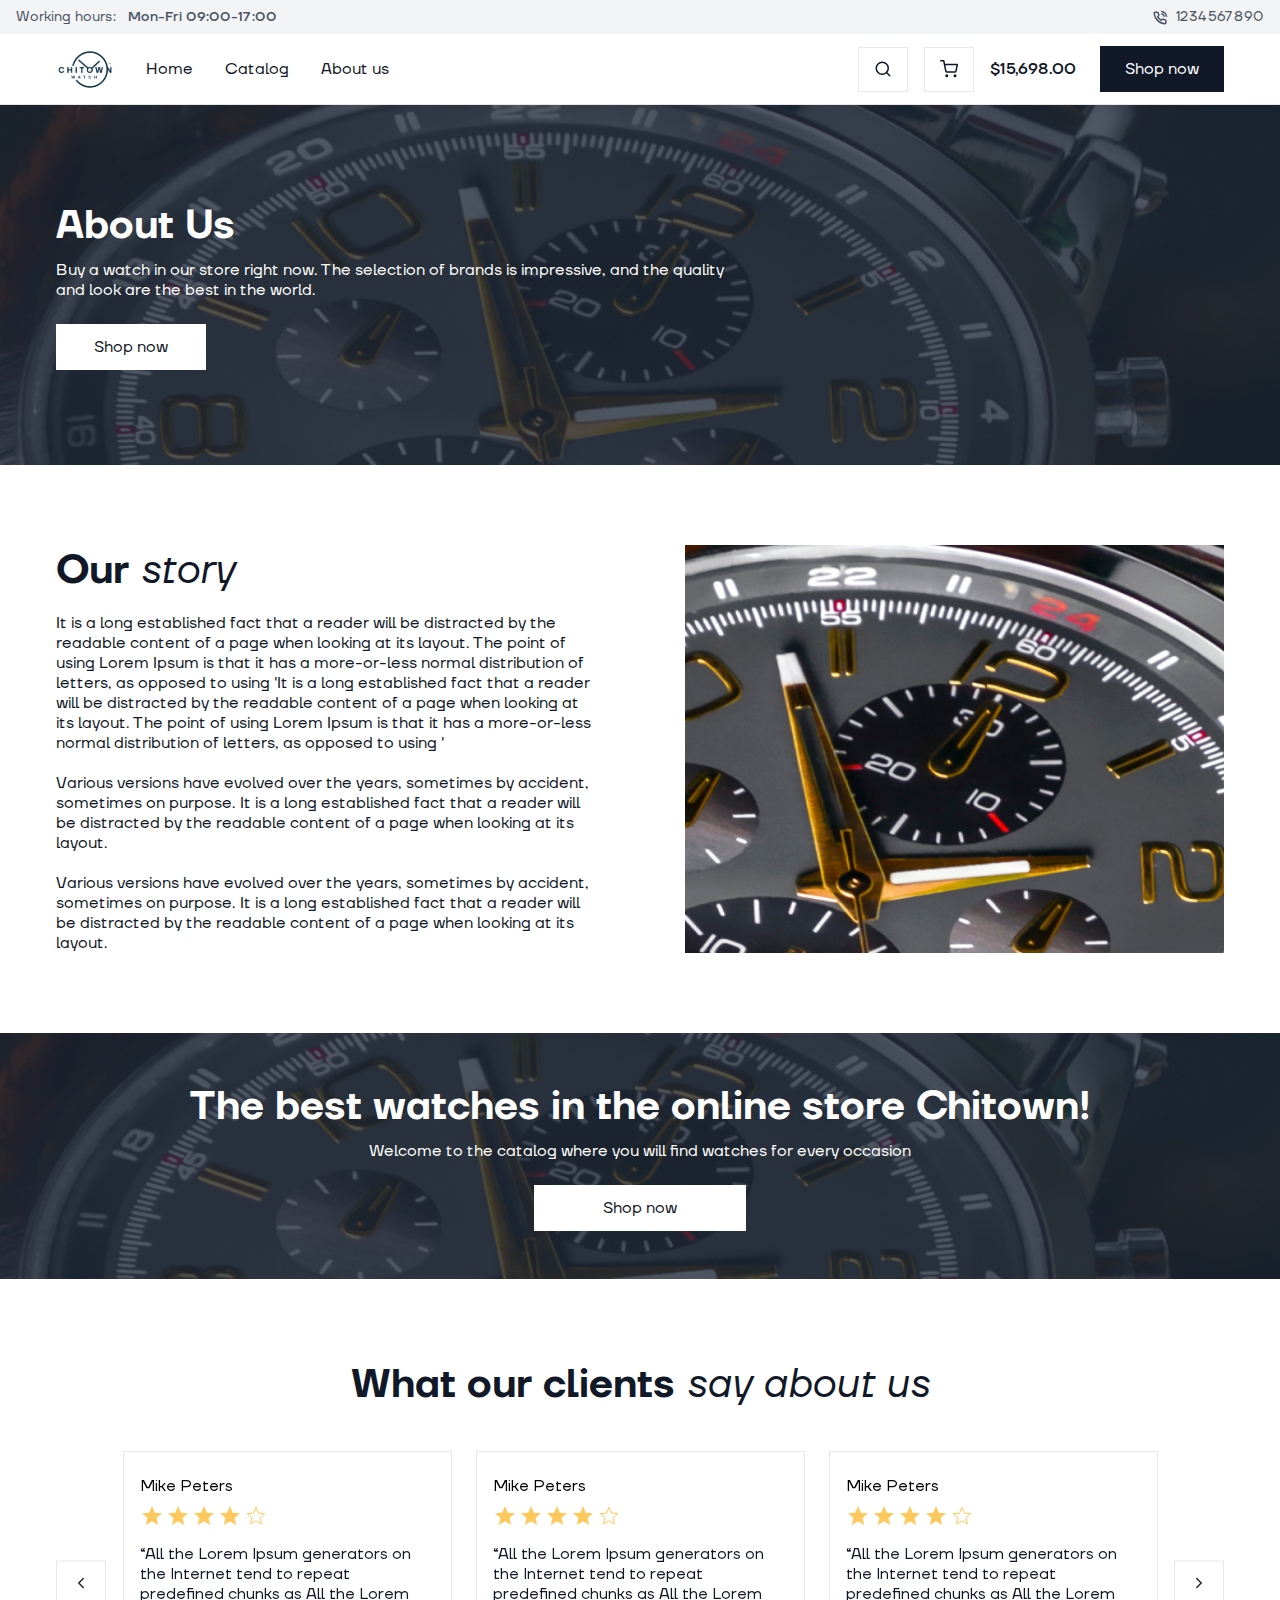
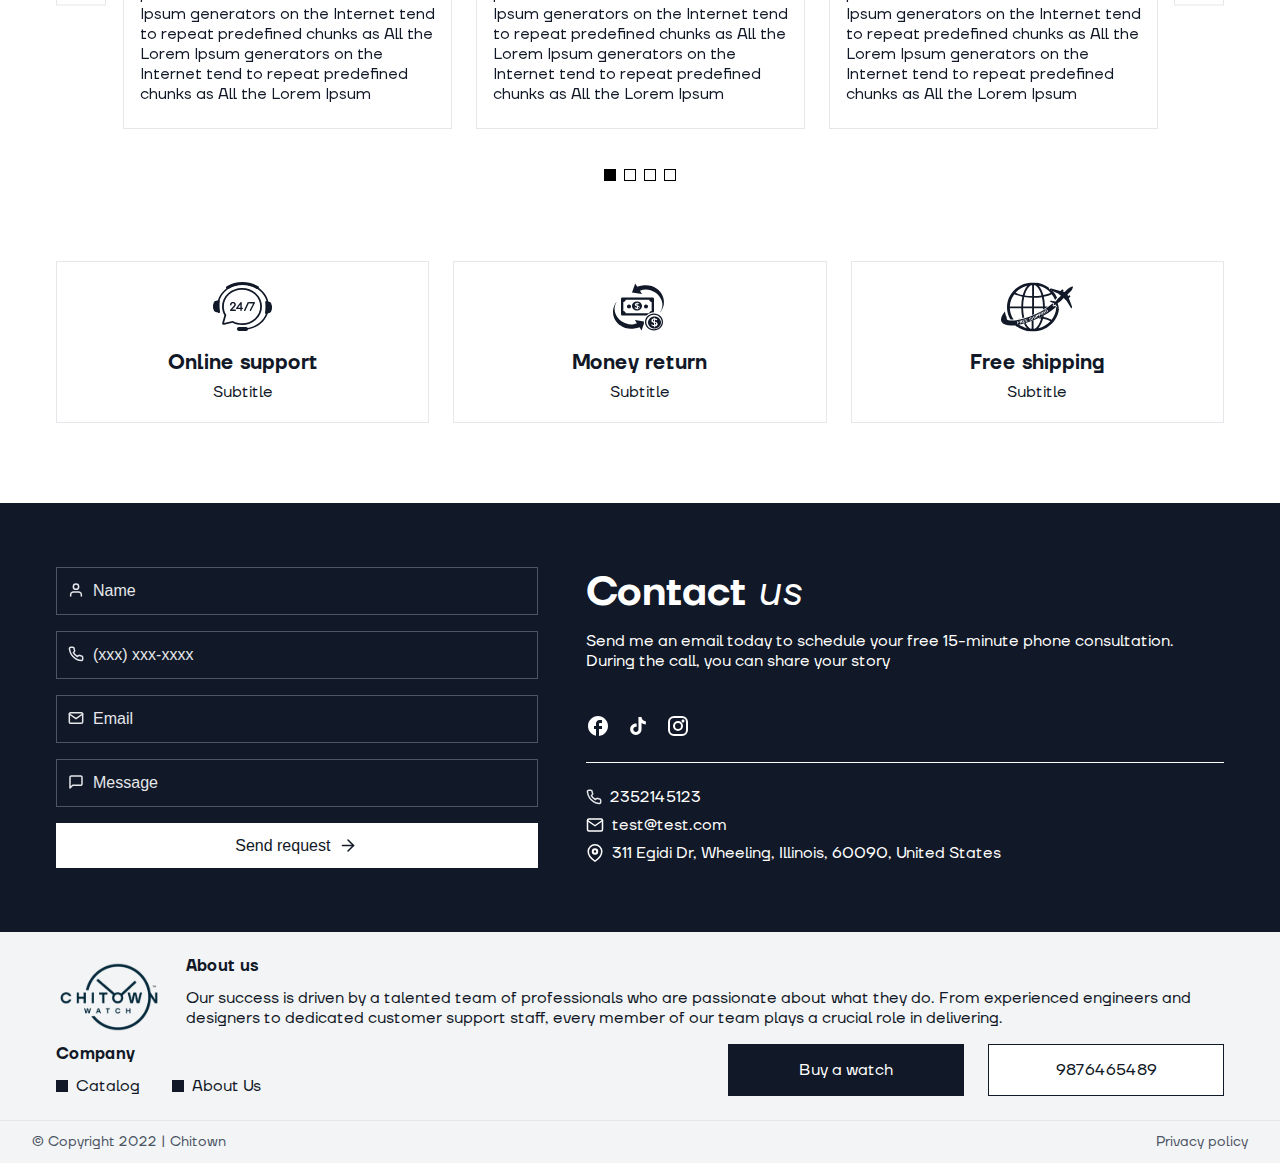
<file: about.html>
<!DOCTYPE html>
<html lang="en">
  <head>
    <meta charset="UTF-8" />
    <meta name="viewport" content="width=device-width, initial-scale=1.0" />
    <title>Chitown</title>
    <link rel="stylesheet" href="./font/stylesheet.css" />
    <link rel="stylesheet" href="./css/main.css" />
    <link rel="stylesheet" href="https://cdn.jsdelivr.net/npm/@fancyapps/ui@5.0/dist/fancybox/fancybox.css" />
  </head>
  <body>
    <header class="header">
      <div class="header-banner">
        <div class="work">Working hours: <span>Mon-Fri 09:00-17:00</span></div>
        <a href="tel:13524687987" class="phone"><img src="./img/bannerTel.svg" alt="" /> 1234567890</a>
      </div>
      <div class="container">
        <div class="header-container">
          <div class="left">
            <a href="index.html" class="header-logo"><img src="./img/Logo.svg" alt="" /></a>
            <nav class="header-nav">
              <ul class="nav-list">
                <li class="nav-item">
                  <a href="index.html" class="nav-link">Home</a>
                </li>
                <li class="nav-item">
                  <a href="catalog.html" class="nav-link">Catalog</a>
                </li>
                <li class="nav-item">
                  <a href="about.html" class="nav-link">About us</a>
                </li>
              </ul>
              <div class="mobile-bottom">
                <a href="catalog.html" class="btn">Shop now</a>
              </div>
            </nav>
          </div>
          <div class="right">
            <div class="search_wrapper">
              <input type="text" class="search-input" placeholder="Search..." />
              <button class="search_btn">
                <img src="./img/search.svg" alt="" />
              </button>
              <div class="search_results-list">
                <a href="openProduct.html" class="search_result-item">
                  <div class="icon">
                    <img src="./img/search-watch.jpg" alt="" />
                  </div>
                  <div class="watch_info">
                    <p class="title_20">New Omega Seamaster Planet Ocean Ultra Deep 45mm 215.32.46.21.04.001 / Warranty</p>
                    <p class="text_14">Condition: New</p>
                    <p class="price">$1000.00</p>
                  </div>
                </a>
                <a href="openProduct.html" class="search_result-item">
                  <div class="icon">
                    <img src="./img/search-watch.jpg" alt="" />
                  </div>
                  <div class="watch_info">
                    <p class="title_20">New Omega Seamaster Planet Ocean Ultra Deep 45mm 215.32.46.21.04.001 / Warranty</p>
                    <p class="text_14">Condition: New</p>
                    <p class="price">$1000.00</p>
                  </div>
                </a>
                <a href="openProduct.html" class="search_result-item">
                  <div class="icon">
                    <img src="./img/search-watch.jpg" alt="" />
                  </div>
                  <div class="watch_info">
                    <p class="title_20">New Omega Seamaster Planet Ocean Ultra Deep 45mm 215.32.46.21.04.001 / Warranty</p>
                    <p class="text_14">Condition: New</p>
                    <p class="price">$1000.00</p>
                  </div>
                </a>
              </div>
            </div>
            <div class="cart_btn">
              <img src="./img/cart.svg" alt="" />
            </div>
            <p class="total">$15,698.00</p>
            <a href="catalog.html" class="btn">Shop now</a>

            <div class="burger-menu">
              <span></span>
            </div>
          </div>
        </div>
      </div>
      <div class="cart-wrapper">
        <div class="cart-side">
          <div class="head">
            <p class="title_18">Shopping cart</p>
            <div class="close"><img src="./img/close.svg" alt="" /></div>
          </div>
          <div class="cart-list">
            <div class="cart-item">
              <div class="icon">
                <img src="./img/watch.jpg" alt="" />
              </div>
              <p class="name">New 2024 Omega Speedmaster Silver Snoopy Award 50th 42mm 310.32.42.50.02.001</p>
              <div class="price">
                $15,698.00
                <div class="delete"><img src="./img/delete.svg" alt="" /></div>
              </div>
            </div>
            <div class="cart-item">
              <div class="icon">
                <img src="./img/watch.jpg" alt="" />
              </div>
              <p class="name">New 2024 Omega Speedmaster Silver Snoopy Award 50th 42mm 310.32.42.50.02.001</p>
              <div class="price">
                $15,698.00
                <div class="delete"><img src="./img/delete.svg" alt="" /></div>
              </div>
            </div>
            <div class="cart-item">
              <div class="icon">
                <img src="./img/watch.jpg" alt="" />
              </div>
              <p class="name">New 2024 Omega Speedmaster Silver Snoopy Award 50th 42mm 310.32.42.50.02.001</p>
              <div class="price">
                $15,698.00
                <div class="delete"><img src="./img/delete.svg" alt="" /></div>
              </div>
            </div>
            <div class="cart-item">
              <div class="icon">
                <img src="./img/watch.jpg" alt="" />
              </div>
              <p class="name">New 2024 Omega Speedmaster Silver Snoopy Award 50th 42mm 310.32.42.50.02.001</p>
              <div class="price">
                $15,698.00
                <div class="delete"><img src="./img/delete.svg" alt="" /></div>
              </div>
            </div>
          </div>
          <div class="buttons">
            <a href="checkout.html" class="btn">Checkout</a>
            <a href="cart.html" class="btn white">View cart</a>
          </div>
        </div>
      </div>
    </header>
    <section class="page-hero about" style="background-image: url('./img/hero.jpg')">
      <div class="wrapper">
        <div class="container">
          <div class="page-hero_title">About Us</div>
          <p class="text_16">Buy a watch in our store right now. The selection of brands is impressive, and the quality and look are the best in the world.</p>
          <a href="catalog.html" class="btn white">Shop now</a>
        </div>
      </div>
    </section>
    <section class="ourStory sp_80">
      <div class="container">
        <div class="left">
          <h2 class="section_title">Our <span>story</span></h2>
          <p class="text_16">
            It is a long established fact that a reader will be distracted by the readable content of a page when looking at its layout. The point of using Lorem Ipsum is
            that it has a more-or-less normal distribution of letters, as opposed to using 'It is a long established fact that a reader will be distracted by the readable
            content of a page when looking at its layout. The point of using Lorem Ipsum is that it has a more-or-less normal distribution of letters, as opposed to using
            ' <br /><br />
            Various versions have evolved over the years, sometimes by accident, sometimes on purpose. It is a long established fact that a reader will be distracted by
            the readable content of a page when looking at its layout. <br /><br />
            Various versions have evolved over the years, sometimes by accident, sometimes on purpose. It is a long established fact that a reader will be distracted by
            the readable content of a page when looking at its layout.
          </p>
        </div>
        <div class="right" style="background-image: url(./img/hero.jpg)"></div>
      </div>
    </section>
    <section class="callToAction" style="background-image: url('./img/hero.jpg')">
      <div class="wrapper">
        <div class="container">
          <div class="page-hero_title">The best watches in the online store Chitown!</div>
          <p class="text_16">Welcome to the catalog where you will find watches for every occasion</p>
          <a href="catalog.html" class="btn white">Shop now</a>
        </div>
      </div>
    </section>
    <section class="reviews sp_80">
      <div class="container">
        <h2 class="section_title">What our clients <span>say about us</span></h2>
        <div class="slider-wrapper">
          <div class="reviews-list">
            <div class="reviews-item">
              <p class="name">Mike Peters</p>
              <div class="rate">
                <img src="./img/star1.svg" alt="" />
                <img src="./img/star1.svg" alt="" />
                <img src="./img/star1.svg" alt="" />
                <img src="./img/star1.svg" alt="" />
                <img src="./img/star0.svg" alt="" />
              </div>
              <p class="text_16">
                “All the Lorem Ipsum generators on the Internet tend to repeat predefined chunks as All the Lorem Ipsum generators on the Internet tend to repeat
                predefined chunks as All the Lorem Ipsum generators on the Internet tend to repeat predefined chunks as All the Lorem Ipsum
              </p>
            </div>
            <div class="reviews-item">
              <p class="name">Mike Peters</p>
              <div class="rate">
                <img src="./img/star1.svg" alt="" />
                <img src="./img/star1.svg" alt="" />
                <img src="./img/star1.svg" alt="" />
                <img src="./img/star1.svg" alt="" />
                <img src="./img/star0.svg" alt="" />
              </div>
              <p class="text_16">
                “All the Lorem Ipsum generators on the Internet tend to repeat predefined chunks as All the Lorem Ipsum generators on the Internet tend to repeat
                predefined chunks as All the Lorem Ipsum generators on the Internet tend to repeat predefined chunks as All the Lorem Ipsum
              </p>
            </div>
            <div class="reviews-item">
              <p class="name">Mike Peters</p>
              <div class="rate">
                <img src="./img/star1.svg" alt="" />
                <img src="./img/star1.svg" alt="" />
                <img src="./img/star1.svg" alt="" />
                <img src="./img/star1.svg" alt="" />
                <img src="./img/star0.svg" alt="" />
              </div>
              <p class="text_16">
                “All the Lorem Ipsum generators on the Internet tend to repeat predefined chunks as All the Lorem Ipsum generators on the Internet tend to repeat
                predefined chunks as All the Lorem Ipsum generators on the Internet tend to repeat predefined chunks as All the Lorem Ipsum
              </p>
            </div>
            <div class="reviews-item">
              <p class="name">Mike Peters</p>
              <div class="rate">
                <img src="./img/star1.svg" alt="" />
                <img src="./img/star1.svg" alt="" />
                <img src="./img/star1.svg" alt="" />
                <img src="./img/star1.svg" alt="" />
                <img src="./img/star0.svg" alt="" />
              </div>
              <p class="text_16">
                “All the Lorem Ipsum generators on the Internet tend to repeat predefined chunks as All the Lorem Ipsum generators on the Internet tend to repeat
                predefined chunks as All the Lorem Ipsum generators on the Internet tend to repeat predefined chunks as All the Lorem Ipsum
              </p>
            </div>
          </div>
          <div class="slider-navigation">
            <div class="prev">
              <svg xmlns="http://www.w3.org/2000/svg" width="18" height="19" viewBox="0 0 18 19" fill="none">
                <path d="M11.25 14L6.75 9.5L11.25 5" stroke="#1F2937" stroke-width="1.5" stroke-linecap="round" stroke-linejoin="round" />
              </svg>
            </div>
            <div class="next">
              <svg xmlns="http://www.w3.org/2000/svg" width="18" height="19" viewBox="0 0 18 19" fill="none">
                <path d="M6.75 14L11.25 9.5L6.75 5" stroke="#1F2937" stroke-width="1.5" stroke-linecap="round" stroke-linejoin="round" />
              </svg>
            </div>
          </div>
        </div>
      </div>
    </section>
    <section class="advantages sp_80">
      <div class="container">
        <div class="advantages-list">
          <div class="advantages-item">
            <img src="./img/support.svg" alt="" class="icon" />
            <p class="title_20">Online support</p>
            <p class="text_16">Subtitle</p>
          </div>
          <div class="advantages-item">
            <img src="./img/return.svg" alt="" class="icon" />
            <p class="title_20">Money return</p>
            <p class="text_16">Subtitle</p>
          </div>
          <div class="advantages-item">
            <img src="./img/shipping.svg" alt="" class="icon" />
            <p class="title_20">Free shipping</p>
            <p class="text_16">Subtitle</p>
          </div>
        </div>
      </div>
    </section>
    <section class="contactUs">
      <div class="container">
        <div class="form-wrapper">
          <form action="" class="contactForm" id="main-form">
            <div class="input-wrapper">
              <input type="text" placeholder="Name" name="name" id="name" required />
              <svg xmlns="http://www.w3.org/2000/svg" width="16" height="16" viewBox="0 0 16 16" fill="none">
                <path
                  d="M13.3327 14V12.6667C13.3327 11.9594 13.0517 11.2811 12.5516 10.781C12.0515 10.281 11.3733 10 10.666 10H5.33268C4.62544 10 3.94716 10.281 3.44706 10.781C2.94697 11.2811 2.66602 11.9594 2.66602 12.6667V14"
                  stroke="#E5E7EB"
                  stroke-width="1.5"
                  stroke-linecap="round"
                  stroke-linejoin="round"
                />
                <path
                  d="M8.00065 7.33333C9.47341 7.33333 10.6673 6.13943 10.6673 4.66667C10.6673 3.19391 9.47341 2 8.00065 2C6.52789 2 5.33398 3.19391 5.33398 4.66667C5.33398 6.13943 6.52789 7.33333 8.00065 7.33333Z"
                  stroke="#E5E7EB"
                  stroke-width="1.5"
                  stroke-linecap="round"
                  stroke-linejoin="round"
                />
              </svg>
            </div>
            <div class="input-wrapper">
              <input type="tel" name="phone" id="tel" class="phoneInput" required placeholder="(xxx) xxx-xxxx" />
              <svg xmlns="http://www.w3.org/2000/svg" width="16" height="16" viewBox="0 0 16 16" fill="none">
                <path
                  d="M14.6669 11.28V13.28C14.6677 13.4657 14.6297 13.6494 14.5553 13.8195C14.4809 13.9897 14.3718 14.1424 14.235 14.2679C14.0982 14.3934 13.9367 14.489 13.7608 14.5485C13.5849 14.6079 13.3985 14.63 13.2136 14.6133C11.1622 14.3904 9.19161 13.6894 7.46028 12.5667C5.8495 11.5431 4.48384 10.1774 3.46028 8.56665C2.3336 6.82745 1.63244 4.84731 1.41361 2.78665C1.39695 2.60229 1.41886 2.41649 1.47795 2.24107C1.53703 2.06564 1.63199 1.90444 1.75679 1.76773C1.88159 1.63102 2.03348 1.52179 2.20281 1.447C2.37213 1.37221 2.55517 1.33349 2.74028 1.33332H4.74028C5.06382 1.33013 5.37748 1.4447 5.62279 1.65567C5.8681 1.86664 6.02833 2.15961 6.07361 2.47998C6.15803 3.12003 6.31458 3.74847 6.54028 4.35332C6.62998 4.59193 6.64939 4.85126 6.59622 5.10057C6.54305 5.34988 6.41952 5.57872 6.24028 5.75998L5.39361 6.60665C6.34265 8.27568 7.72458 9.65761 9.39361 10.6067L10.2403 9.75998C10.4215 9.58074 10.6504 9.45722 10.8997 9.40405C11.149 9.35088 11.4083 9.37029 11.6469 9.45998C12.2518 9.68568 12.8802 9.84224 13.5203 9.92665C13.8441 9.97234 14.1399 10.1355 14.3513 10.385C14.5627 10.6345 14.6751 10.953 14.6669 11.28Z"
                  stroke="#E5E7EB"
                  stroke-width="1.5"
                  stroke-linecap="round"
                  stroke-linejoin="round"
                />
              </svg>
            </div>
            <div class="input-wrapper">
              <input id="email" class="input" autocomplete="off" type="text" placeholder="Email" />
              <svg xmlns="http://www.w3.org/2000/svg" width="16" height="16" viewBox="0 0 16 16" fill="none">
                <path
                  d="M2.66732 2.66675H13.334C14.0673 2.66675 14.6673 3.26675 14.6673 4.00008V12.0001C14.6673 12.7334 14.0673 13.3334 13.334 13.3334H2.66732C1.93398 13.3334 1.33398 12.7334 1.33398 12.0001V4.00008C1.33398 3.26675 1.93398 2.66675 2.66732 2.66675Z"
                  stroke="#E5E7EB"
                  stroke-width="1.5"
                  stroke-linecap="round"
                  stroke-linejoin="round"
                />
                <path d="M14.6673 4L8.00065 8.66667L1.33398 4" stroke="#E5E7EB" stroke-width="1.5" stroke-linecap="round" stroke-linejoin="round" />
              </svg>
            </div>
            <div class="input-wrapper">
              <input type="text" placeholder="Message" />
              <svg xmlns="http://www.w3.org/2000/svg" width="16" height="16" viewBox="0 0 16 16" fill="none">
                <path
                  d="M14 10C14 10.3536 13.8595 10.6928 13.6095 10.9428C13.3594 11.1929 13.0203 11.3333 12.6667 11.3333H4.66667L2 14V3.33333C2 2.97971 2.14048 2.64057 2.39052 2.39052C2.64057 2.14048 2.97971 2 3.33333 2H12.6667C13.0203 2 13.3594 2.14048 13.6095 2.39052C13.8595 2.64057 14 2.97971 14 3.33333V10Z"
                  stroke="#E5E7EB"
                  stroke-width="1.5"
                  stroke-linecap="round"
                  stroke-linejoin="round"
                />
              </svg>
            </div>
            <button class="btn white" type="submit">
              Send request
              <svg xmlns="http://www.w3.org/2000/svg" width="20" height="19" viewBox="0 0 20 19" fill="none">
                <path d="M4.45898 9.5H15.5423" stroke="#111827" stroke-width="1.5" stroke-linecap="round" stroke-linejoin="round" />
                <path d="M10 3.95825L15.5417 9.49992L10 15.0416" stroke="#111827" stroke-width="1.5" stroke-linecap="round" stroke-linejoin="round" />
              </svg>
            </button>
          </form>
        </div>
        <div class="contact_info">
          <h2 class="section_title">Contact <span>us</span></h2>
          <p class="text_16">Send me an email today to schedule your free 15-minute phone consultation. During the call, you can share your story</p>
          <div class="soc-list">
            <a href="#" class="soc-item">
              <img src="./img/facebook.svg" alt="" />
            </a>
            <a href="#" class="soc-item">
              <img src="./img/tiktok.svg" alt="" />
            </a>
            <a href="#" class="soc-item">
              <img src="./img/instagram.svg" alt="" />
            </a>
          </div>
          <div class="contact-list">
            <a href="tel:7987654654" class="contact-item"><img src="./img/phone.svg" alt="" /> 2352145123</a>
            <a href="mailto:test@test.com" class="contact-item"><img src="./img/mail.svg" alt="" /> test@test.com</a>
            <a href="#" class="contact-item"><img src="./img/pin.svg" alt="" /> 311 Egidi Dr, Wheeling, Illinois, 60090, United States</a>
          </div>
        </div>
      </div>
    </section>
    <footer class="footer">
      <div class="container">
        <div class="top">
          <a href="index.html" class="logo">
            <img src="./img/Logo.svg" alt="" />
          </a>
          <div class="about">
            <p class="title_16">About us</p>
            <p class="text_16">
              Our success is driven by a talented team of professionals who are passionate about what they do. From experienced engineers and designers to dedicated
              customer support staff, every member of our team plays a crucial role in delivering.
            </p>
          </div>
        </div>
        <div class="main">
          <div class="site_map">
            <p class="title_16">Company</p>
            <div class="site_map-list">
              <a href="catalog.html" class="site_map-item">Catalog</a>
              <a href="about.html" class="site_map-item">About Us</a>
            </div>
          </div>
          <div class="buttons">
            <a href="catalog.html" class="btn">Buy a watch</a>
            <a href="tel:2134234" class="btn white">9876465489</a>
          </div>
        </div>
      </div>
      <div class="copy-right">
        <p class="right">© Copyright 2022 | Chitown</p>
        <a href="#" class="privacy">Privacy policy</a>
      </div>
    </footer>
    <script src="./js/jquery.min.js"></script>
    <script src="./js/slick.min.js"></script>
    <script src="./js/just-validate.production.min.js"></script>
    <script src="./js/fancybox.umd.js"></script>
    <script src="./js/main.js"></script>
  </body>
</html>
</file>
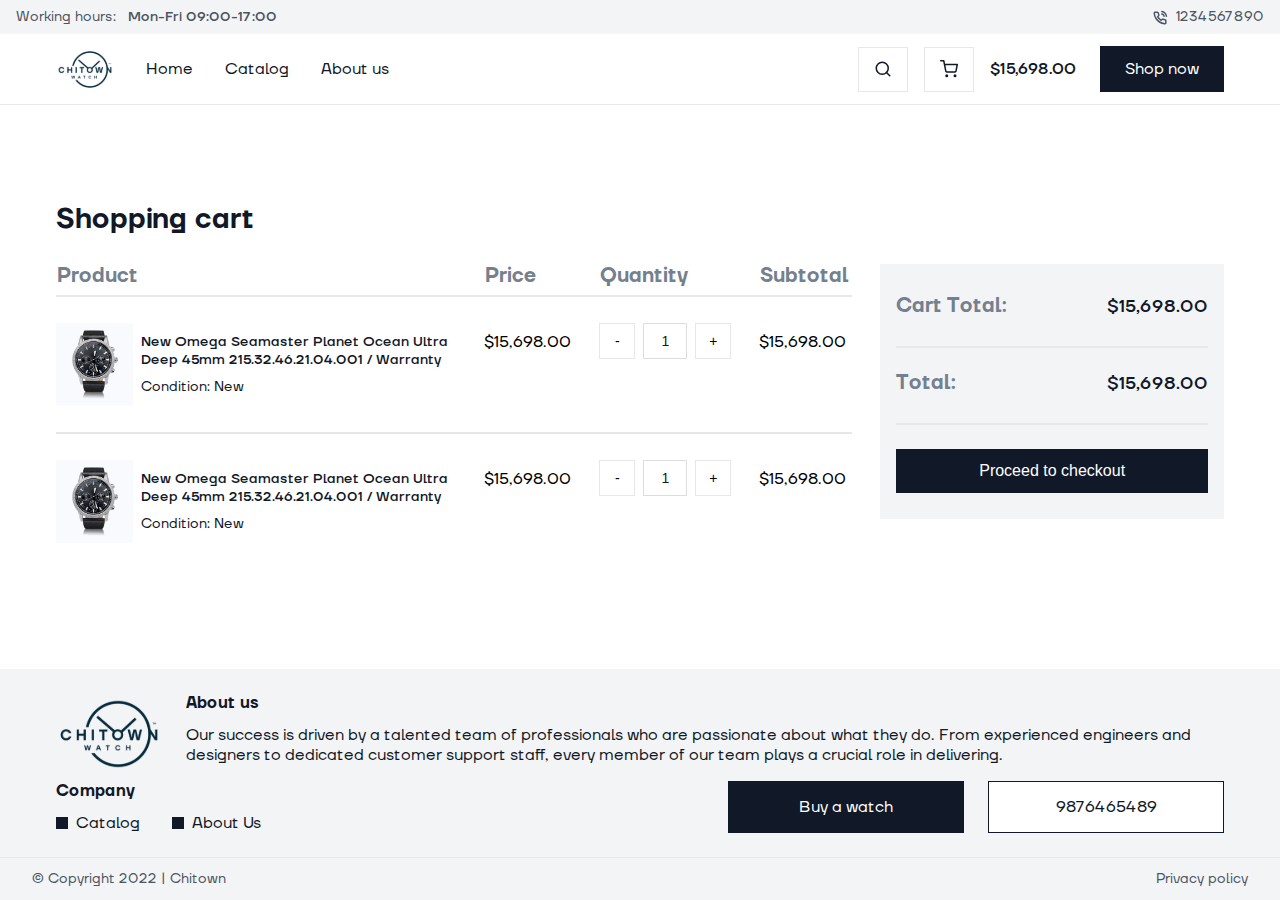
<file: cart.html>
<!DOCTYPE html>
<html lang="en">
  <head>
    <meta charset="UTF-8" />
    <meta name="viewport" content="width=device-width, initial-scale=1.0" />
    <title>Chitown</title>
    <link rel="stylesheet" href="./font/stylesheet.css" />
    <link rel="stylesheet" href="./css/main.css" />
  </head>
  <body>
    <header class="header">
      <div class="header-banner">
        <div class="work">Working hours: <span>Mon-Fri 09:00-17:00</span></div>
        <a href="tel:13524687987" class="phone"><img src="./img/bannerTel.svg" alt="" /> 1234567890</a>
      </div>
      <div class="container">
        <div class="header-container">
          <div class="left">
            <a href="index.html" class="header-logo"><img src="./img/Logo.svg" alt="" /></a>
            <nav class="header-nav">
              <ul class="nav-list">
                <li class="nav-item">
                  <a href="index.html" class="nav-link">Home</a>
                </li>
                <li class="nav-item">
                  <a href="catalog.html" class="nav-link">Catalog</a>
                </li>
                <li class="nav-item">
                  <a href="about.html" class="nav-link">About us</a>
                </li>
              </ul>
              <div class="mobile-bottom">
                <a href="catalog.html" class="btn">Shop now</a>
              </div>
            </nav>
          </div>
          <div class="right">
            <div class="search_wrapper">
              <input type="text" class="search-input" placeholder="Search..." />
              <button class="search_btn">
                <img src="./img/search.svg" alt="" />
              </button>
              <div class="search_results-list">
                <a href="openProduct.html" class="search_result-item">
                  <div class="icon">
                    <img src="./img/search-watch.jpg" alt="" />
                  </div>
                  <div class="watch_info">
                    <p class="title_20">New Omega Seamaster Planet Ocean Ultra Deep 45mm 215.32.46.21.04.001 / Warranty</p>
                    <p class="text_14">Condition: New</p>
                    <p class="price">$1000.00</p>
                  </div>
                </a>
                <a href="openProduct.html" class="search_result-item">
                  <div class="icon">
                    <img src="./img/search-watch.jpg" alt="" />
                  </div>
                  <div class="watch_info">
                    <p class="title_20">New Omega Seamaster Planet Ocean Ultra Deep 45mm 215.32.46.21.04.001 / Warranty</p>
                    <p class="text_14">Condition: New</p>
                    <p class="price">$1000.00</p>
                  </div>
                </a>
                <a href="openProduct.html" class="search_result-item">
                  <div class="icon">
                    <img src="./img/search-watch.jpg" alt="" />
                  </div>
                  <div class="watch_info">
                    <p class="title_20">New Omega Seamaster Planet Ocean Ultra Deep 45mm 215.32.46.21.04.001 / Warranty</p>
                    <p class="text_14">Condition: New</p>
                    <p class="price">$1000.00</p>
                  </div>
                </a>
              </div>
            </div>
            <div class="cart_btn">
              <img src="./img/cart.svg" alt="" />
            </div>
            <p class="total">$15,698.00</p>
            <a href="catalog.html" class="btn">Shop now</a>

            <div class="burger-menu">
              <span></span>
            </div>
          </div>
        </div>
      </div>
      <div class="cart-wrapper">
        <div class="cart-side">
          <div class="head">
            <p class="title_18">Shopping cart</p>
            <div class="close"><img src="./img/close.svg" alt="" /></div>
          </div>
          <div class="cart-list">
            <div class="cart-item">
              <div class="icon">
                <img src="./img/watch.jpg" alt="" />
              </div>
              <p class="name">New 2024 Omega Speedmaster Silver Snoopy Award 50th 42mm 310.32.42.50.02.001</p>
              <div class="price">
                $15,698.00
                <div class="delete"><img src="./img/delete.svg" alt="" /></div>
              </div>
            </div>
            <div class="cart-item">
              <div class="icon">
                <img src="./img/watch.jpg" alt="" />
              </div>
              <p class="name">New 2024 Omega Speedmaster Silver Snoopy Award 50th 42mm 310.32.42.50.02.001</p>
              <div class="price">
                $15,698.00
                <div class="delete"><img src="./img/delete.svg" alt="" /></div>
              </div>
            </div>
            <div class="cart-item">
              <div class="icon">
                <img src="./img/watch.jpg" alt="" />
              </div>
              <p class="name">New 2024 Omega Speedmaster Silver Snoopy Award 50th 42mm 310.32.42.50.02.001</p>
              <div class="price">
                $15,698.00
                <div class="delete"><img src="./img/delete.svg" alt="" /></div>
              </div>
            </div>
            <div class="cart-item">
              <div class="icon">
                <img src="./img/watch.jpg" alt="" />
              </div>
              <p class="name">New 2024 Omega Speedmaster Silver Snoopy Award 50th 42mm 310.32.42.50.02.001</p>
              <div class="price">
                $15,698.00
                <div class="delete"><img src="./img/delete.svg" alt="" /></div>
              </div>
            </div>
          </div>
          <div class="buttons">
            <a href="checkout.html" class="btn">Checkout</a>
            <a href="cart.html" class="btn white">View cart</a>
          </div>
        </div>
      </div>
    </header>
    <section class="cart-section">
      <div class="container">
        <p class="title_28">Shopping cart</p>
        <div class="cart-body">
          <table class="cart-table">
            <thead>
              <tr class="cart-head">
                <th class="col">Product</th>
                <th class="col">Price</th>
                <th class="col">Quantity</th>
                <th class="col">Subtotal</th>
                <th class="col"></th>
              </tr>
            </thead>
            <tbody>
              <tr class="cart-item">
                <td class="product">
                  <div class="icon"><img src="./img/watch.jpg" alt="" /></div>
                  <div class="info">
                    <p class="name">New Omega Seamaster Planet Ocean Ultra Deep 45mm 215.32.46.21.04.001 / Warranty</p>
                    <p class="condition">Condition: <span>New</span></p>
                  </div>
                </td>
                <td class="price">$15,698.00</td>
                <td class="quantity">
                  <div class="counter">
                    <button class="counter__button counter__button--decrease">-</button>
                    <input type="text" class="counter__input" value="1" readonly />
                    <button class="counter__button counter__button--increase">+</button>
                  </div>
                </td>
                <td class="subtotal_table">$15,698.00</td>
              </tr>
              <tr class="cart-item">
                <td class="product">
                  <div class="icon"><img src="./img/watch.jpg" alt="" /></div>
                  <div class="info">
                    <p class="name">New Omega Seamaster Planet Ocean Ultra Deep 45mm 215.32.46.21.04.001 / Warranty</p>
                    <p class="condition">Condition: <span>New</span></p>
                  </div>
                </td>
                <td class="price">$15,698.00</td>
                <td class="quantity">
                  <div class="counter">
                    <button class="counter__button counter__button--decrease">-</button>
                    <input type="text" class="counter__input" value="1" readonly />
                    <button class="counter__button counter__button--increase">+</button>
                  </div>
                </td>
                <td class="subtotal_table">$15,698.00</td>
              </tr>
            </tbody>
          </table>

          <div class="cart-total">
            <div class="row">
              <span class="title">Cart Total:</span>
              <span class="sum">$15,698.00</span>
            </div>
            <div class="row">
              <span class="title">Total:</span>
              <span class="sum">$15,698.00</span>
            </div>
            <button class="btn">Proceed to checkout</button>
          </div>
        </div>
      </div>
    </section>
    <footer class="footer">
      <div class="container">
        <div class="top">
          <a href="index.html" class="logo">
            <img src="./img/Logo.svg" alt="" />
          </a>
          <div class="about">
            <p class="title_16">About us</p>
            <p class="text_16">
              Our success is driven by a talented team of professionals who are passionate about what they do. From experienced engineers and designers to dedicated
              customer support staff, every member of our team plays a crucial role in delivering.
            </p>
          </div>
        </div>
        <div class="main">
          <div class="site_map">
            <p class="title_16">Company</p>
            <div class="site_map-list">
              <a href="catalog.html" class="site_map-item">Catalog</a>
              <a href="about.html" class="site_map-item">About Us</a>
            </div>
          </div>
          <div class="buttons">
            <a href="catalog.html" class="btn">Buy a watch</a>
            <a href="tel:2134234" class="btn white">9876465489</a>
          </div>
        </div>
      </div>
      <div class="copy-right">
        <p class="right">© Copyright 2022 | Chitown</p>
        <a href="#" class="privacy">Privacy policy</a>
      </div>
    </footer>
    <script src="./js/jquery.min.js"></script>
    <script src="./js/slick.min.js"></script>
    <script src="./js/just-validate.production.min.js"></script>
    <script src="./js/main.js"></script>
  </body>
</html>
</file>
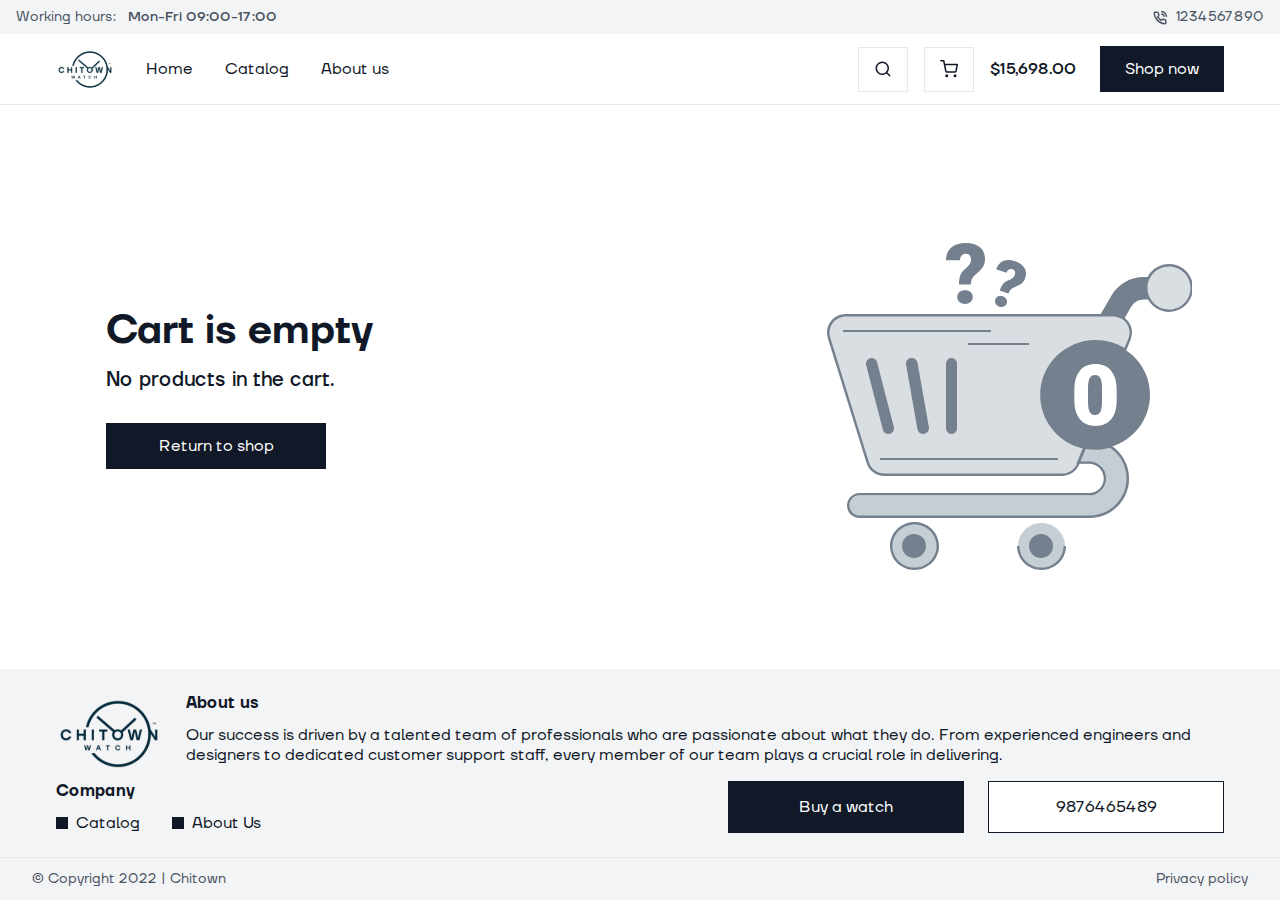
<file: cartEmpty.html>
<!DOCTYPE html>
<html lang="en">
  <head>
    <meta charset="UTF-8" />
    <meta name="viewport" content="width=device-width, initial-scale=1.0" />
    <title>Chitown</title>
    <link rel="stylesheet" href="./font/stylesheet.css" />
    <link rel="stylesheet" href="./css/main.css" />
    <link rel="stylesheet" href="https://cdn.jsdelivr.net/npm/@fancyapps/ui@5.0/dist/fancybox/fancybox.css" />
  </head>
  <body>
    <header class="header">
      <div class="header-banner">
        <div class="work">Working hours: <span>Mon-Fri 09:00-17:00</span></div>
        <a href="tel:13524687987" class="phone"><img src="./img/bannerTel.svg" alt="" /> 1234567890</a>
      </div>
      <div class="container">
        <div class="header-container">
          <div class="left">
            <a href="index.html" class="header-logo"><img src="./img/Logo.svg" alt="" /></a>
            <nav class="header-nav">
              <ul class="nav-list">
                <li class="nav-item">
                  <a href="index.html" class="nav-link">Home</a>
                </li>
                <li class="nav-item">
                  <a href="catalog.html" class="nav-link">Catalog</a>
                </li>
                <li class="nav-item">
                  <a href="about.html" class="nav-link">About us</a>
                </li>
              </ul>
              <div class="mobile-bottom">
                <a href="catalog.html" class="btn">Shop now</a>
              </div>
            </nav>
          </div>
          <div class="right">
            <div class="search_wrapper">
              <input type="text" class="search-input" placeholder="Search..." />
              <button class="search_btn">
                <img src="./img/search.svg" alt="" />
              </button>
              <div class="search_results-list">
                <a href="openProduct.html" class="search_result-item">
                  <div class="icon">
                    <img src="./img/search-watch.jpg" alt="" />
                  </div>
                  <div class="watch_info">
                    <p class="title_20">New Omega Seamaster Planet Ocean Ultra Deep 45mm 215.32.46.21.04.001 / Warranty</p>
                    <p class="text_14">Condition: New</p>
                    <p class="price">$1000.00</p>
                  </div>
                </a>
                <a href="openProduct.html" class="search_result-item">
                  <div class="icon">
                    <img src="./img/search-watch.jpg" alt="" />
                  </div>
                  <div class="watch_info">
                    <p class="title_20">New Omega Seamaster Planet Ocean Ultra Deep 45mm 215.32.46.21.04.001 / Warranty</p>
                    <p class="text_14">Condition: New</p>
                    <p class="price">$1000.00</p>
                  </div>
                </a>
                <a href="openProduct.html" class="search_result-item">
                  <div class="icon">
                    <img src="./img/search-watch.jpg" alt="" />
                  </div>
                  <div class="watch_info">
                    <p class="title_20">New Omega Seamaster Planet Ocean Ultra Deep 45mm 215.32.46.21.04.001 / Warranty</p>
                    <p class="text_14">Condition: New</p>
                    <p class="price">$1000.00</p>
                  </div>
                </a>
              </div>
            </div>
            <div class="cart_btn">
              <img src="./img/cart.svg" alt="" />
            </div>
            <p class="total">$15,698.00</p>
            <a href="catalog.html" class="btn">Shop now</a>

            <div class="burger-menu">
              <span></span>
            </div>
          </div>
        </div>
      </div>
      <div class="cart-wrapper">
        <div class="cart-side">
          <div class="head">
            <p class="title_18">Shopping cart</p>
            <div class="close"><img src="./img/close.svg" alt="" /></div>
          </div>
          <div class="cart-list">
            <div class="cart-item">
              <div class="icon">
                <img src="./img/watch.jpg" alt="" />
              </div>
              <p class="name">New 2024 Omega Speedmaster Silver Snoopy Award 50th 42mm 310.32.42.50.02.001</p>
              <div class="price">
                $15,698.00
                <div class="delete"><img src="./img/delete.svg" alt="" /></div>
              </div>
            </div>
            <div class="cart-item">
              <div class="icon">
                <img src="./img/watch.jpg" alt="" />
              </div>
              <p class="name">New 2024 Omega Speedmaster Silver Snoopy Award 50th 42mm 310.32.42.50.02.001</p>
              <div class="price">
                $15,698.00
                <div class="delete"><img src="./img/delete.svg" alt="" /></div>
              </div>
            </div>
            <div class="cart-item">
              <div class="icon">
                <img src="./img/watch.jpg" alt="" />
              </div>
              <p class="name">New 2024 Omega Speedmaster Silver Snoopy Award 50th 42mm 310.32.42.50.02.001</p>
              <div class="price">
                $15,698.00
                <div class="delete"><img src="./img/delete.svg" alt="" /></div>
              </div>
            </div>
            <div class="cart-item">
              <div class="icon">
                <img src="./img/watch.jpg" alt="" />
              </div>
              <p class="name">New 2024 Omega Speedmaster Silver Snoopy Award 50th 42mm 310.32.42.50.02.001</p>
              <div class="price">
                $15,698.00
                <div class="delete"><img src="./img/delete.svg" alt="" /></div>
              </div>
            </div>
          </div>
          <!-- <div class="empty-cart">
              <img src="./img/empty-cart.svg" alt="" />
              <p class="title_28">Cart is empty</p>
              <p class="text_14">No products in the cart.</p>
            </div> -->
          <div class="buttons">
            <a href="checkout.html" class="btn">Checkout</a>
            <a href="cart.html" class="btn white">View cart</a>
          </div>
        </div>
      </div>
    </header>
    <section class="service-section">
      <div class="container">
        <div class="left">
          <h2 class="section_title">Cart is empty</h2>
          <p class="title_20">No products in the cart.</p>
          <a href="catalog.html" class="btn">Return to shop</a>
        </div>
        <div class="icon">
          <img src="./img/empty-cart.svg" alt="" />
        </div>
      </div>
    </section>
    <footer class="footer">
      <div class="container">
        <div class="top">
          <a href="index.html" class="logo">
            <img src="./img/Logo.svg" alt="" />
          </a>
          <div class="about">
            <p class="title_16">About us</p>
            <p class="text_16">
              Our success is driven by a talented team of professionals who are passionate about what they do. From experienced engineers and designers to dedicated
              customer support staff, every member of our team plays a crucial role in delivering.
            </p>
          </div>
        </div>
        <div class="main">
          <div class="site_map">
            <p class="title_16">Company</p>
            <div class="site_map-list">
              <a href="catalog.html" class="site_map-item">Catalog</a>
              <a href="about.html" class="site_map-item">About Us</a>
            </div>
          </div>
          <div class="buttons">
            <a href="catalog.html" class="btn">Buy a watch</a>
            <a href="tel:2134234" class="btn white">9876465489</a>
          </div>
        </div>
      </div>
      <div class="copy-right">
        <p class="right">© Copyright 2022 | Chitown</p>
        <a href="#" class="privacy">Privacy policy</a>
      </div>
    </footer>
    <script src="./js/jquery.min.js"></script>
    <script src="./js/slick.min.js"></script>
    <script src="./js/just-validate.production.min.js"></script>
    <script src="./js/fancybox.umd.js"></script>
    <script src="./js/main.js"></script>
  </body>
</html>
</file>
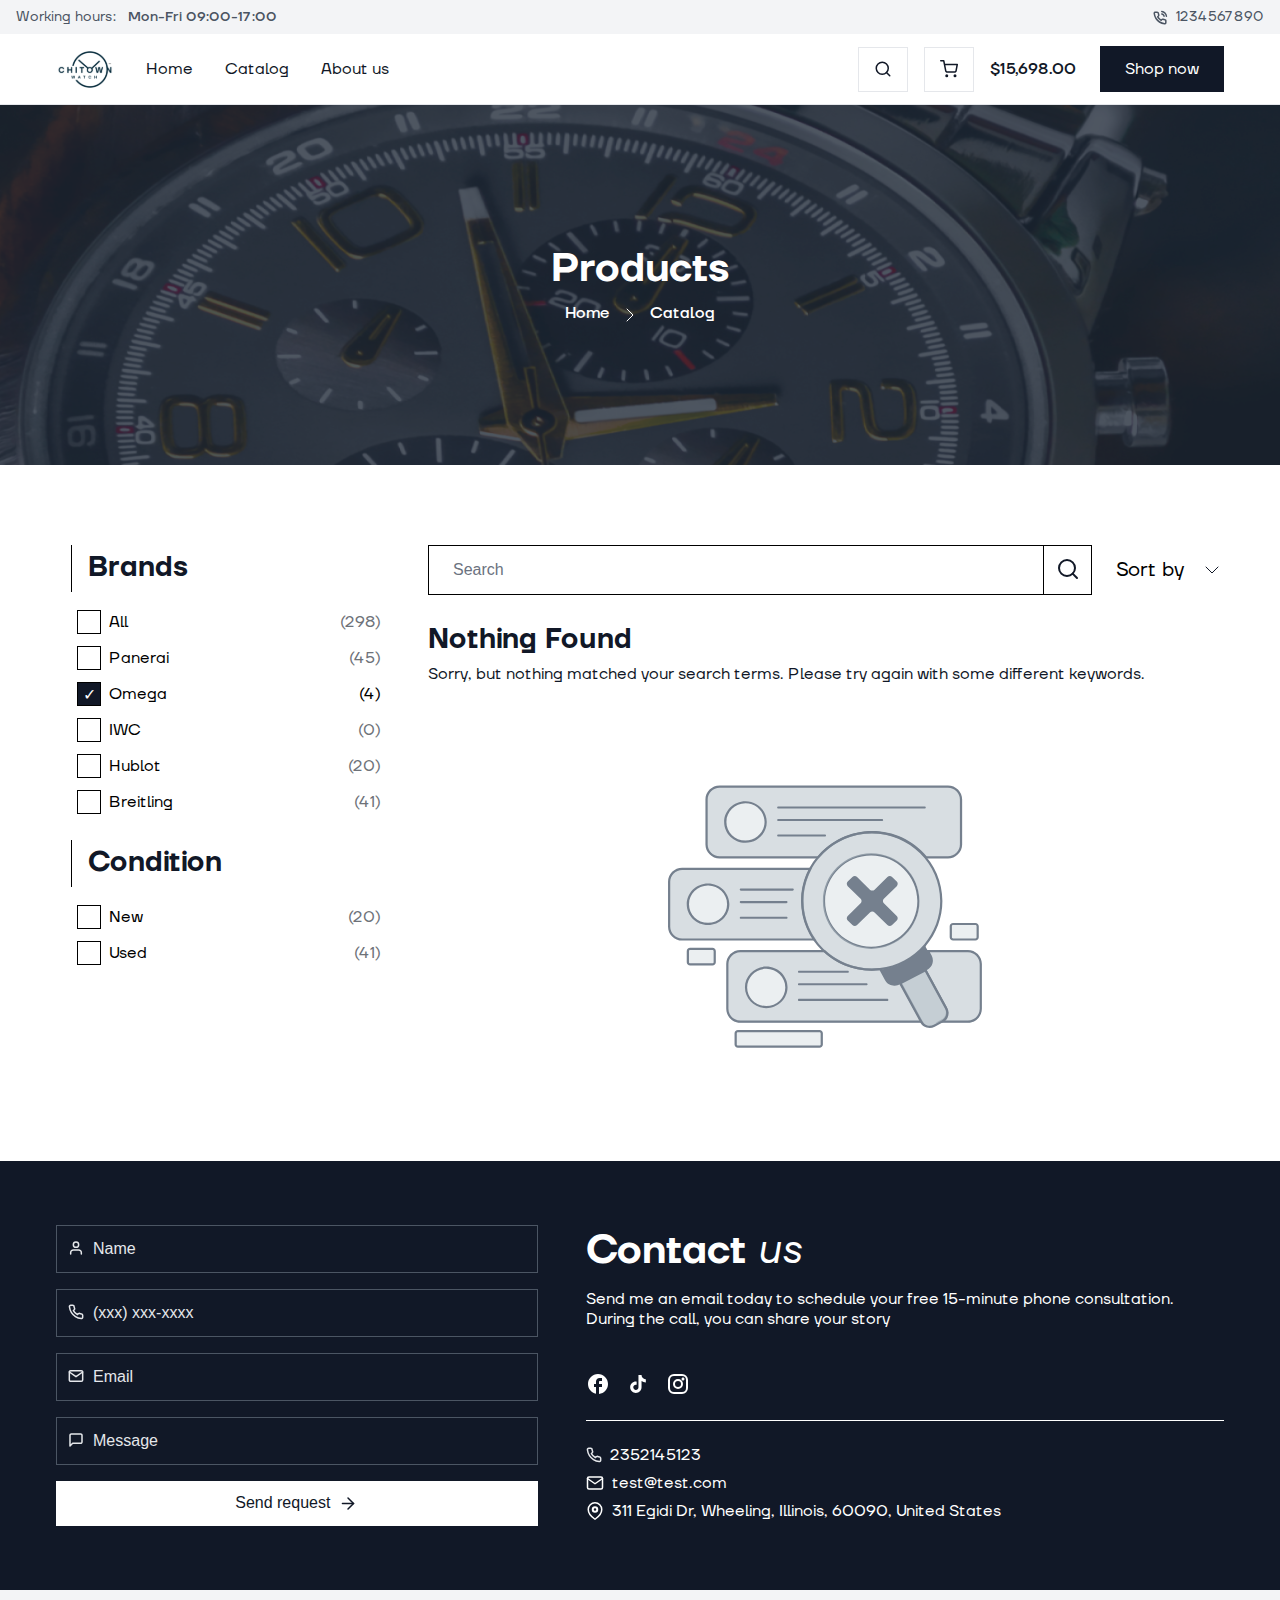
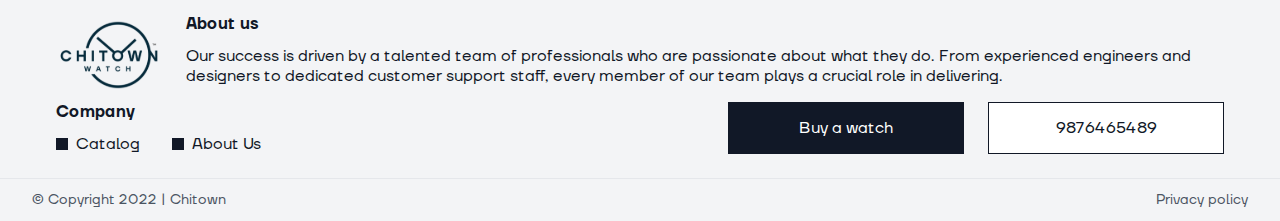
<file: catalogEmpty.html>
<!DOCTYPE html>
<html lang="en">
  <head>
    <meta charset="UTF-8" />
    <meta name="viewport" content="width=device-width, initial-scale=1.0" />
    <title>Chitown</title>
    <link rel="stylesheet" href="./font/stylesheet.css" />
    <link rel="stylesheet" href="./css/main.css" />
  </head>
  <body>
    <header class="header">
      <div class="header-banner">
        <div class="work">Working hours: <span>Mon-Fri 09:00-17:00</span></div>
        <a href="tel:13524687987" class="phone"><img src="./img/bannerTel.svg" alt="" /> 1234567890</a>
      </div>
      <div class="container">
        <div class="header-container">
          <div class="left">
            <a href="index.html" class="header-logo"><img src="./img/Logo.svg" alt="" /></a>
            <nav class="header-nav">
              <ul class="nav-list">
                <li class="nav-item">
                  <a href="index.html" class="nav-link">Home</a>
                </li>
                <li class="nav-item">
                  <a href="catalog.html" class="nav-link">Catalog</a>
                </li>
                <li class="nav-item">
                  <a href="about.html" class="nav-link">About us</a>
                </li>
              </ul>
              <div class="mobile-bottom">
                <a href="catalog.html" class="btn">Shop now</a>
              </div>
            </nav>
          </div>
          <div class="right">
            <div class="search_wrapper">
              <input type="text" class="search-input" placeholder="Search..." />
              <button class="search_btn">
                <img src="./img/search.svg" alt="" />
              </button>
              <div class="search_results-list">
                <a href="openProduct.html" class="search_result-item">
                  <div class="icon">
                    <img src="./img/search-watch.jpg" alt="" />
                  </div>
                  <div class="watch_info">
                    <p class="title_20">New Omega Seamaster Planet Ocean Ultra Deep 45mm 215.32.46.21.04.001 / Warranty</p>
                    <p class="text_14">Condition: New</p>
                    <p class="price">$1000.00</p>
                  </div>
                </a>
                <a href="openProduct.html" class="search_result-item">
                  <div class="icon">
                    <img src="./img/search-watch.jpg" alt="" />
                  </div>
                  <div class="watch_info">
                    <p class="title_20">New Omega Seamaster Planet Ocean Ultra Deep 45mm 215.32.46.21.04.001 / Warranty</p>
                    <p class="text_14">Condition: New</p>
                    <p class="price">$1000.00</p>
                  </div>
                </a>
                <a href="openProduct.html" class="search_result-item">
                  <div class="icon">
                    <img src="./img/search-watch.jpg" alt="" />
                  </div>
                  <div class="watch_info">
                    <p class="title_20">New Omega Seamaster Planet Ocean Ultra Deep 45mm 215.32.46.21.04.001 / Warranty</p>
                    <p class="text_14">Condition: New</p>
                    <p class="price">$1000.00</p>
                  </div>
                </a>
              </div>
            </div>
            <div class="cart_btn">
              <img src="./img/cart.svg" alt="" />
            </div>
            <p class="total">$15,698.00</p>
            <a href="catalog.html" class="btn">Shop now</a>

            <div class="burger-menu">
              <span></span>
            </div>
          </div>
        </div>
      </div>
      <div class="cart-wrapper">
        <div class="cart-side">
          <div class="head">
            <p class="title_18">Shopping cart</p>
            <div class="close"><img src="./img/close.svg" alt="" /></div>
          </div>
          <div class="cart-list">
            <div class="cart-item">
              <div class="icon">
                <img src="./img/watch.jpg" alt="" />
              </div>
              <p class="name">New 2024 Omega Speedmaster Silver Snoopy Award 50th 42mm 310.32.42.50.02.001</p>
              <div class="price">
                $15,698.00
                <div class="delete"><img src="./img/delete.svg" alt="" /></div>
              </div>
            </div>
            <div class="cart-item">
              <div class="icon">
                <img src="./img/watch.jpg" alt="" />
              </div>
              <p class="name">New 2024 Omega Speedmaster Silver Snoopy Award 50th 42mm 310.32.42.50.02.001</p>
              <div class="price">
                $15,698.00
                <div class="delete"><img src="./img/delete.svg" alt="" /></div>
              </div>
            </div>
            <div class="cart-item">
              <div class="icon">
                <img src="./img/watch.jpg" alt="" />
              </div>
              <p class="name">New 2024 Omega Speedmaster Silver Snoopy Award 50th 42mm 310.32.42.50.02.001</p>
              <div class="price">
                $15,698.00
                <div class="delete"><img src="./img/delete.svg" alt="" /></div>
              </div>
            </div>
            <div class="cart-item">
              <div class="icon">
                <img src="./img/watch.jpg" alt="" />
              </div>
              <p class="name">New 2024 Omega Speedmaster Silver Snoopy Award 50th 42mm 310.32.42.50.02.001</p>
              <div class="price">
                $15,698.00
                <div class="delete"><img src="./img/delete.svg" alt="" /></div>
              </div>
            </div>
          </div>
          <!-- <div class="empty-cart">
            <img src="./img/empty-cart.svg" alt="" />
            <p class="title_28">Cart is empty</p>
            <p class="text_14">No products in the cart.</p>
          </div> -->
          <div class="buttons">
            <a href="checkout.html" class="btn">Checkout</a>
            <a href="cart.html" class="btn white">View cart</a>
          </div>
        </div>
      </div>
    </header>
    <section class="page-hero" style="background-image: url('./img/hero.jpg')">
      <div class="wrapper">
        <div class="container">
          <div class="page-hero_title">Products</div>
          <div class="bread-crumbs">
            <a href="" class="crumb">Home <img src="./img/breadArrow.svg" alt="" /> </a>
            <a href="" class="crumb">Catalog </a>
          </div>
        </div>
      </div>
    </section>
    <section class="main-catalog sp_80">
      <div class="container">
        <div class="categories">
          <div class="mobile-head">
            <div class="back">
              <img src="./img/back.svg" alt="" />
            </div>
            <div class="title">Filters</div>
            <button class="btn">Apply</button>
          </div>
          <div class="categories-item">
            <p class="title_28">Brands</p>
            <ul class="categories-list">
              <li class="brand-item">
                <label>
                  <input type="checkbox" name="brand" value="all" />
                  <span class="custom-checkbox"></span>
                  All <span class="count">(298)</span>
                </label>
              </li>
              <li class="brand-item">
                <label>
                  <input type="checkbox" name="brand" value="panerai" />
                  <span class="custom-checkbox"></span>
                  Panerai <span class="count">(45)</span>
                </label>
              </li>
              <li class="brand-item">
                <label>
                  <input type="checkbox" name="brand" value="omega" checked />
                  <span class="custom-checkbox"></span>
                  Omega <span class="count">(4)</span>
                </label>
              </li>
              <li class="brand-item">
                <label>
                  <input type="checkbox" name="brand" value="iwc" />
                  <span class="custom-checkbox"></span>
                  IWC <span class="count">(0)</span>
                </label>
              </li>
              <li class="brand-item">
                <label>
                  <input type="checkbox" name="brand" value="hublot" />
                  <span class="custom-checkbox"></span>
                  Hublot <span class="count">(20)</span>
                </label>
              </li>
              <li class="brand-item">
                <label>
                  <input type="checkbox" name="brand" value="breitling" />
                  <span class="custom-checkbox"></span>
                  Breitling <span class="count">(41)</span>
                </label>
              </li>
            </ul>
          </div>
          <div class="categories-item">
            <p class="title_28">Condition</p>
            <ul class="categories-list">
              <li class="brand-item">
                <label>
                  <input type="checkbox" name="brand" value="hublot" />
                  <span class="custom-checkbox"></span>
                  New <span class="count">(20)</span>
                </label>
              </li>
              <li class="brand-item">
                <label>
                  <input type="checkbox" name="brand" value="breitling" />
                  <span class="custom-checkbox"></span>
                  Used <span class="count">(41)</span>
                </label>
              </li>
            </ul>
          </div>
        </div>
        <div class="main">
          <div class="head">
            <div class="search_wrapper">
              <form action="" class="search_watch-form">
                <input type="text" placeholder="Search" />
                <button type="submit">
                  <svg xmlns="http://www.w3.org/2000/svg" width="24" height="24" viewBox="0 0 24 24" fill="none">
                    <path
                      d="M11 19C15.4183 19 19 15.4183 19 11C19 6.58172 15.4183 3 11 3C6.58172 3 3 6.58172 3 11C3 15.4183 6.58172 19 11 19Z"
                      stroke="#111827"
                      stroke-width="2"
                      stroke-linecap="round"
                      stroke-linejoin="round"
                    />
                    <path d="M20.9984 20.9999L16.6484 16.6499" stroke="#111827" stroke-width="2" stroke-linecap="round" stroke-linejoin="round" />
                  </svg>
                </button>
              </form>
              <div class="search_results-list">
                <a href="openProduct.html" class="search_result-item">
                  <div class="icon">
                    <img src="./img/search-watch.jpg" alt="" />
                  </div>
                  <div class="watch_info">
                    <p class="title_20">New Omega Seamaster Planet Ocean Ultra Deep 45mm 215.32.46.21.04.001 / Warranty</p>
                    <p class="text_14">Condition: New</p>
                    <p class="price">$1000.00</p>
                  </div>
                </a>
                <a href="openProduct.html" class="search_result-item">
                  <div class="icon">
                    <img src="./img/search-watch.jpg" alt="" />
                  </div>
                  <div class="watch_info">
                    <p class="title_20">New Omega Seamaster Planet Ocean Ultra Deep 45mm 215.32.46.21.04.001 / Warranty</p>
                    <p class="text_14">Condition: New</p>
                    <p class="price">$1000.00</p>
                  </div>
                </a>
                <a href="openProduct.html" class="search_result-item">
                  <div class="icon">
                    <img src="./img/search-watch.jpg" alt="" />
                  </div>
                  <div class="watch_info">
                    <p class="title_20">New Omega Seamaster Planet Ocean Ultra Deep 45mm 215.32.46.21.04.001 / Warranty</p>
                    <p class="text_14">Condition: New</p>
                    <p class="price">$1000.00</p>
                  </div>
                </a>
              </div>
            </div>
            <div class="right">
              <div class="filter-btn btn">Filter</div>
              <div class="sort">
                <div class="button">
                  Sort by
                  <svg xmlns="http://www.w3.org/2000/svg" width="24" height="24" viewBox="0 0 24 24" fill="none">
                    <path d="M6 9L12 15L18 9" stroke="#111827" stroke-linecap="round" stroke-linejoin="round" />
                  </svg>
                </div>
                <div class="sort-list">
                  <div class="sort-item">Price: Low to High</div>
                  <div class="sort-item">Price: High to Low</div>
                  <div class="sort-item">Latest arrivals</div>
                  <div class="sort-item">Popularity</div>
                </div>
              </div>
            </div>
          </div>
          <div class="catalog-empty">
            <p class="title_28">Nothing Found</p>
            <p class="text_16">Sorry, but nothing matched your search terms. Please try again with some different keywords.</p>
            <img src="./img/noResult.svg" alt="" />
          </div>
        </div>
      </div>
    </section>
    <section class="contactUs">
      <div class="container">
        <div class="form-wrapper">
          <form action="" class="contactForm" id="main-form">
            <div class="input-wrapper">
              <input type="text" placeholder="Name" name="name" id="name" required />
              <svg xmlns="http://www.w3.org/2000/svg" width="16" height="16" viewBox="0 0 16 16" fill="none">
                <path
                  d="M13.3327 14V12.6667C13.3327 11.9594 13.0517 11.2811 12.5516 10.781C12.0515 10.281 11.3733 10 10.666 10H5.33268C4.62544 10 3.94716 10.281 3.44706 10.781C2.94697 11.2811 2.66602 11.9594 2.66602 12.6667V14"
                  stroke="#E5E7EB"
                  stroke-width="1.5"
                  stroke-linecap="round"
                  stroke-linejoin="round"
                />
                <path
                  d="M8.00065 7.33333C9.47341 7.33333 10.6673 6.13943 10.6673 4.66667C10.6673 3.19391 9.47341 2 8.00065 2C6.52789 2 5.33398 3.19391 5.33398 4.66667C5.33398 6.13943 6.52789 7.33333 8.00065 7.33333Z"
                  stroke="#E5E7EB"
                  stroke-width="1.5"
                  stroke-linecap="round"
                  stroke-linejoin="round"
                />
              </svg>
            </div>
            <div class="input-wrapper">
              <input type="tel" name="phone" id="tel" class="phoneInput" required placeholder="(xxx) xxx-xxxx" />
              <svg xmlns="http://www.w3.org/2000/svg" width="16" height="16" viewBox="0 0 16 16" fill="none">
                <path
                  d="M14.6669 11.28V13.28C14.6677 13.4657 14.6297 13.6494 14.5553 13.8195C14.4809 13.9897 14.3718 14.1424 14.235 14.2679C14.0982 14.3934 13.9367 14.489 13.7608 14.5485C13.5849 14.6079 13.3985 14.63 13.2136 14.6133C11.1622 14.3904 9.19161 13.6894 7.46028 12.5667C5.8495 11.5431 4.48384 10.1774 3.46028 8.56665C2.3336 6.82745 1.63244 4.84731 1.41361 2.78665C1.39695 2.60229 1.41886 2.41649 1.47795 2.24107C1.53703 2.06564 1.63199 1.90444 1.75679 1.76773C1.88159 1.63102 2.03348 1.52179 2.20281 1.447C2.37213 1.37221 2.55517 1.33349 2.74028 1.33332H4.74028C5.06382 1.33013 5.37748 1.4447 5.62279 1.65567C5.8681 1.86664 6.02833 2.15961 6.07361 2.47998C6.15803 3.12003 6.31458 3.74847 6.54028 4.35332C6.62998 4.59193 6.64939 4.85126 6.59622 5.10057C6.54305 5.34988 6.41952 5.57872 6.24028 5.75998L5.39361 6.60665C6.34265 8.27568 7.72458 9.65761 9.39361 10.6067L10.2403 9.75998C10.4215 9.58074 10.6504 9.45722 10.8997 9.40405C11.149 9.35088 11.4083 9.37029 11.6469 9.45998C12.2518 9.68568 12.8802 9.84224 13.5203 9.92665C13.8441 9.97234 14.1399 10.1355 14.3513 10.385C14.5627 10.6345 14.6751 10.953 14.6669 11.28Z"
                  stroke="#E5E7EB"
                  stroke-width="1.5"
                  stroke-linecap="round"
                  stroke-linejoin="round"
                />
              </svg>
            </div>
            <div class="input-wrapper">
              <input id="email" class="input" autocomplete="off" type="text" placeholder="Email" />
              <svg xmlns="http://www.w3.org/2000/svg" width="16" height="16" viewBox="0 0 16 16" fill="none">
                <path
                  d="M2.66732 2.66675H13.334C14.0673 2.66675 14.6673 3.26675 14.6673 4.00008V12.0001C14.6673 12.7334 14.0673 13.3334 13.334 13.3334H2.66732C1.93398 13.3334 1.33398 12.7334 1.33398 12.0001V4.00008C1.33398 3.26675 1.93398 2.66675 2.66732 2.66675Z"
                  stroke="#E5E7EB"
                  stroke-width="1.5"
                  stroke-linecap="round"
                  stroke-linejoin="round"
                />
                <path d="M14.6673 4L8.00065 8.66667L1.33398 4" stroke="#E5E7EB" stroke-width="1.5" stroke-linecap="round" stroke-linejoin="round" />
              </svg>
            </div>
            <div class="input-wrapper">
              <input type="text" placeholder="Message" />
              <svg xmlns="http://www.w3.org/2000/svg" width="16" height="16" viewBox="0 0 16 16" fill="none">
                <path
                  d="M14 10C14 10.3536 13.8595 10.6928 13.6095 10.9428C13.3594 11.1929 13.0203 11.3333 12.6667 11.3333H4.66667L2 14V3.33333C2 2.97971 2.14048 2.64057 2.39052 2.39052C2.64057 2.14048 2.97971 2 3.33333 2H12.6667C13.0203 2 13.3594 2.14048 13.6095 2.39052C13.8595 2.64057 14 2.97971 14 3.33333V10Z"
                  stroke="#E5E7EB"
                  stroke-width="1.5"
                  stroke-linecap="round"
                  stroke-linejoin="round"
                />
              </svg>
            </div>
            <button class="btn white" type="submit">
              Send request
              <svg xmlns="http://www.w3.org/2000/svg" width="20" height="19" viewBox="0 0 20 19" fill="none">
                <path d="M4.45898 9.5H15.5423" stroke="#111827" stroke-width="1.5" stroke-linecap="round" stroke-linejoin="round" />
                <path d="M10 3.95825L15.5417 9.49992L10 15.0416" stroke="#111827" stroke-width="1.5" stroke-linecap="round" stroke-linejoin="round" />
              </svg>
            </button>
          </form>
        </div>
        <div class="contact_info">
          <h2 class="section_title">Contact <span>us</span></h2>
          <p class="text_16">Send me an email today to schedule your free 15-minute phone consultation. During the call, you can share your story</p>
          <div class="soc-list">
            <a href="#" class="soc-item">
              <img src="./img/facebook.svg" alt="" />
            </a>
            <a href="#" class="soc-item">
              <img src="./img/tiktok.svg" alt="" />
            </a>
            <a href="#" class="soc-item">
              <img src="./img/instagram.svg" alt="" />
            </a>
          </div>
          <div class="contact-list">
            <a href="tel:7987654654" class="contact-item"><img src="./img/phone.svg" alt="" /> 2352145123</a>
            <a href="mailto:test@test.com" class="contact-item"><img src="./img/mail.svg" alt="" /> test@test.com</a>
            <a href="#" class="contact-item"><img src="./img/pin.svg" alt="" /> 311 Egidi Dr, Wheeling, Illinois, 60090, United States</a>
          </div>
        </div>
      </div>
    </section>
    <footer class="footer">
      <div class="container">
        <div class="top">
          <a href="index.html" class="logo">
            <img src="./img/Logo.svg" alt="" />
          </a>
          <div class="about">
            <p class="title_16">About us</p>
            <p class="text_16">
              Our success is driven by a talented team of professionals who are passionate about what they do. From experienced engineers and designers to dedicated
              customer support staff, every member of our team plays a crucial role in delivering.
            </p>
          </div>
        </div>
        <div class="main">
          <div class="site_map">
            <p class="title_16">Company</p>
            <div class="site_map-list">
              <a href="catalog.html" class="site_map-item">Catalog</a>
              <a href="about.html" class="site_map-item">About Us</a>
            </div>
          </div>
          <div class="buttons">
            <a href="catalog.html" class="btn">Buy a watch</a>
            <a href="tel:2134234" class="btn white">9876465489</a>
          </div>
        </div>
      </div>
      <div class="copy-right">
        <p class="right">© Copyright 2022 | Chitown</p>
        <a href="#" class="privacy">Privacy policy</a>
      </div>
    </footer>
    <script src="./js/jquery.min.js"></script>
    <script src="./js/slick.min.js"></script>
    <script src="./js/just-validate.production.min.js"></script>
    <script src="./js/fancybox.umd.js"></script>
    <script src="./js/main.js"></script>
  </body>
</html>
</file>
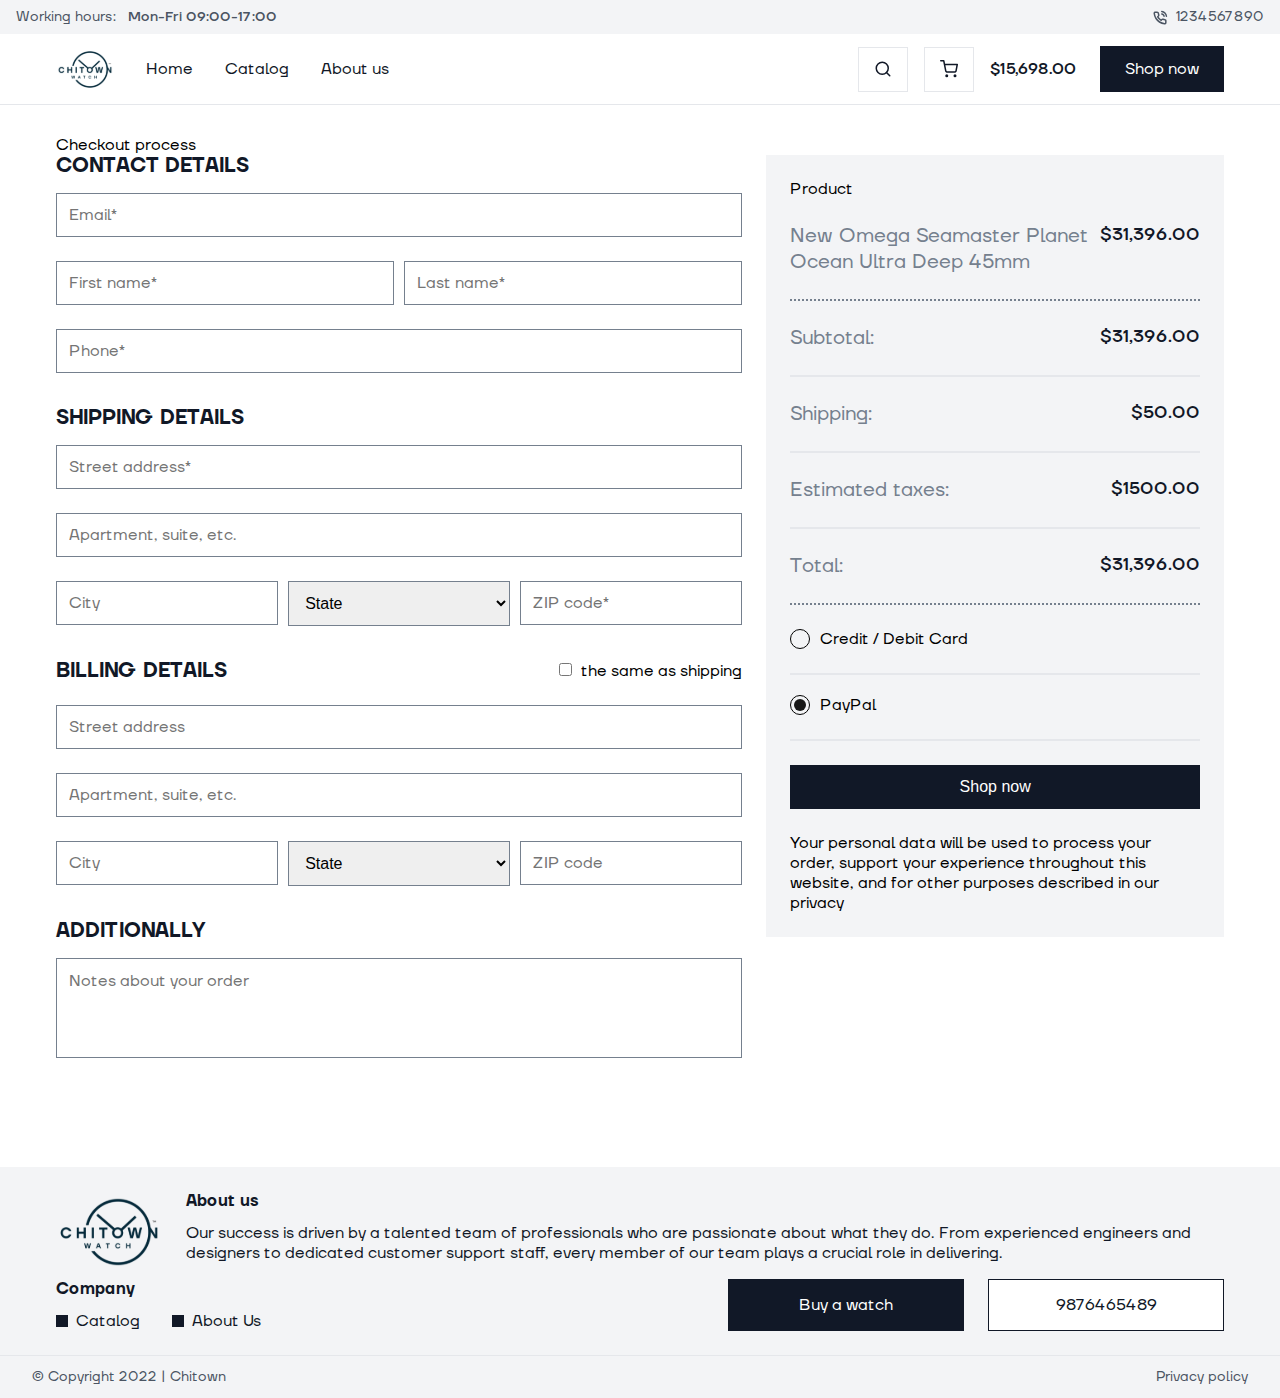
<file: checkout.html>
<!DOCTYPE html>
<html lang="en">
  <head>
    <meta charset="UTF-8" />
    <meta name="viewport" content="width=device-width, initial-scale=1.0" />
    <title>Chitown</title>
    <link rel="stylesheet" href="./font/stylesheet.css" />
    <link rel="stylesheet" href="./css/main.css" />
    <link rel="stylesheet" href="https://cdn.jsdelivr.net/npm/@fancyapps/ui@5.0/dist/fancybox/fancybox.css" />
  </head>
  <body>
    <header class="header">
      <div class="header-banner">
        <div class="work">Working hours: <span>Mon-Fri 09:00-17:00</span></div>
        <a href="tel:13524687987" class="phone"><img src="./img/bannerTel.svg" alt="" /> 1234567890</a>
      </div>
      <div class="container">
        <div class="header-container">
          <div class="left">
            <a href="index.html" class="header-logo"><img src="./img/Logo.svg" alt="" /></a>
            <nav class="header-nav">
              <ul class="nav-list">
                <li class="nav-item">
                  <a href="index.html" class="nav-link">Home</a>
                </li>
                <li class="nav-item">
                  <a href="catalog.html" class="nav-link">Catalog</a>
                </li>
                <li class="nav-item">
                  <a href="about.html" class="nav-link">About us</a>
                </li>
              </ul>
              <div class="mobile-bottom">
                <a href="catalog.html" class="btn">Shop now</a>
              </div>
            </nav>
          </div>
          <div class="right">
            <div class="search_wrapper">
              <input type="text" class="search-input" placeholder="Search..." />
              <button class="search_btn">
                <img src="./img/search.svg" alt="" />
              </button>
              <div class="search_results-list">
                <a href="openProduct.html" class="search_result-item">
                  <div class="icon">
                    <img src="./img/search-watch.jpg" alt="" />
                  </div>
                  <div class="watch_info">
                    <p class="title_20">New Omega Seamaster Planet Ocean Ultra Deep 45mm 215.32.46.21.04.001 / Warranty</p>
                    <p class="text_14">Condition: New</p>
                    <p class="price">$1000.00</p>
                  </div>
                </a>
                <a href="openProduct.html" class="search_result-item">
                  <div class="icon">
                    <img src="./img/search-watch.jpg" alt="" />
                  </div>
                  <div class="watch_info">
                    <p class="title_20">New Omega Seamaster Planet Ocean Ultra Deep 45mm 215.32.46.21.04.001 / Warranty</p>
                    <p class="text_14">Condition: New</p>
                    <p class="price">$1000.00</p>
                  </div>
                </a>
                <a href="openProduct.html" class="search_result-item">
                  <div class="icon">
                    <img src="./img/search-watch.jpg" alt="" />
                  </div>
                  <div class="watch_info">
                    <p class="title_20">New Omega Seamaster Planet Ocean Ultra Deep 45mm 215.32.46.21.04.001 / Warranty</p>
                    <p class="text_14">Condition: New</p>
                    <p class="price">$1000.00</p>
                  </div>
                </a>
              </div>
            </div>
            <div class="cart_btn">
              <img src="./img/cart.svg" alt="" />
            </div>
            <p class="total">$15,698.00</p>
            <a href="catalog.html" class="btn">Shop now</a>

            <div class="burger-menu">
              <span></span>
            </div>
          </div>
        </div>
      </div>
      <div class="cart-wrapper">
        <div class="cart-side">
          <div class="head">
            <p class="title_18">Shopping cart</p>
            <div class="close"><img src="./img/close.svg" alt="" /></div>
          </div>
          <div class="cart-list">
            <div class="cart-item">
              <div class="icon">
                <img src="./img/watch.jpg" alt="" />
              </div>
              <p class="name">New 2024 Omega Speedmaster Silver Snoopy Award 50th 42mm 310.32.42.50.02.001</p>
              <div class="price">
                $15,698.00
                <div class="delete"><img src="./img/delete.svg" alt="" /></div>
              </div>
            </div>
            <div class="cart-item">
              <div class="icon">
                <img src="./img/watch.jpg" alt="" />
              </div>
              <p class="name">New 2024 Omega Speedmaster Silver Snoopy Award 50th 42mm 310.32.42.50.02.001</p>
              <div class="price">
                $15,698.00
                <div class="delete"><img src="./img/delete.svg" alt="" /></div>
              </div>
            </div>
            <div class="cart-item">
              <div class="icon">
                <img src="./img/watch.jpg" alt="" />
              </div>
              <p class="name">New 2024 Omega Speedmaster Silver Snoopy Award 50th 42mm 310.32.42.50.02.001</p>
              <div class="price">
                $15,698.00
                <div class="delete"><img src="./img/delete.svg" alt="" /></div>
              </div>
            </div>
            <div class="cart-item">
              <div class="icon">
                <img src="./img/watch.jpg" alt="" />
              </div>
              <p class="name">New 2024 Omega Speedmaster Silver Snoopy Award 50th 42mm 310.32.42.50.02.001</p>
              <div class="price">
                $15,698.00
                <div class="delete"><img src="./img/delete.svg" alt="" /></div>
              </div>
            </div>
          </div>
          <div class="buttons">
            <a href="checkout.html" class="btn">Checkout</a>
            <a href="cart.html" class="btn white">View cart</a>
          </div>
        </div>
      </div>
    </header>
    <section class="checkout">
      <div class="container">
        <div class="check_aut-title">Checkout process</div>
        <div class="wrapper">
          <form class="checkout-form" id="checkout-form">
            <section class="form-section">
              <h2>Contact Details</h2>
              <div class="form-group">
                <input type="email" placeholder="Email*" required />
                <p class="error">Email is required</p>
              </div>
              <div class="form-row">
                <div class="form-group">
                  <input type="text" placeholder="First name*" required />
                  <p class="error">First name is required</p>
                </div>
                <div class="form-group">
                  <input type="text" placeholder="Last name*" required />
                  <p class="error">Last name is required</p>
                </div>
              </div>
              <div class="form-group">
                <input type="tel" placeholder="Phone*" required />
                <p class="error">Phone name is required</p>
              </div>
            </section>

            <section class="form-section">
              <h2>Shipping Details</h2>
              <div class="form-group">
                <input type="text" placeholder="Street address*" required />
                <p class="error">Phone name is required</p>
              </div>
              <div class="form-group">
                <input type="text" placeholder="Apartment, suite, etc." />
              </div>
              <div class="form-row">
                <div class="form-group">
                  <input type="text" placeholder="City" required />
                </div>
                <div class="form-group">
                  <select required>
                    <option value="" disabled selected>State</option>
                    <!--  штати  -->
                  </select>
                </div>
                <div class="form-group">
                  <input type="text" placeholder="ZIP code*" required />
                  <p class="error">ZIP name is required</p>
                </div>
              </div>
            </section>

            <section class="form-section">
              <div class="same">
                <h2>Billing Details</h2>
                <div class="form-group checkbox">
                  <label>
                    <input type="checkbox" />
                    the same as shipping
                  </label>
                </div>
              </div>

              <div class="form-group">
                <input type="text" placeholder="Street address" />
              </div>
              <div class="form-group">
                <input type="text" placeholder="Apartment, suite, etc." />
              </div>
              <div class="form-row">
                <div class="form-group">
                  <input type="text" placeholder="City" />
                </div>
                <div class="form-group">
                  <select>
                    <option value="" disabled selected>State</option>
                    <!-- штати  -->
                  </select>
                </div>
                <div class="form-group">
                  <input type="text" placeholder="ZIP code" />
                </div>
              </div>
            </section>

            <section class="form-section">
              <h2>Additionally</h2>
              <div class="form-group">
                <textarea placeholder="Notes about your order"></textarea>
              </div>
            </section>
          </form>
          <div class="order-bill">
            <div class="product">
              <p class="title">Product</p>
              <div class="bill-item main">
                <p class="name">New Omega Seamaster Planet Ocean Ultra Deep 45mm</p>
                <p class="price">$31,396.00</p>
              </div>
              <div class="bill-item">
                <p class="name">Subtotal:</p>
                <p class="price">$31,396.00</p>
              </div>
              <div class="bill-item">
                <p class="name">Shipping:</p>
                <p class="price">$50.00</p>
              </div>
              <div class="bill-item">
                <p class="name">Estimated taxes:</p>
                <p class="price">$1500.00</p>
              </div>
              <div class="bill-item main">
                <p class="name">Total:</p>
                <p class="price">$31,396.00</p>
              </div>
              <div class="radio-group">
                <label class="radio-option">
                  <input type="radio" name="payment" value="credit-debit-card" />
                  <span class="custom-radio"></span>
                  Credit / Debit Card
                </label>
                <label class="radio-option">
                  <input type="radio" name="payment" value="paypal" checked />
                  <span class="custom-radio"></span>
                  PayPal
                </label>
              </div>
              <button class="btn" type="submit" form="checkout-form">Shop now</button>
              <div class="privacy">
                Your personal data will be used to process your order, support your experience throughout this website, and for other purposes described in our privacy
                <a href="policy."></a>
              </div>
            </div>
          </div>
        </div>
      </div>
    </section>
    <footer class="footer">
      <div class="container">
        <div class="top">
          <a href="index.html" class="logo">
            <img src="./img/Logo.svg" alt="" />
          </a>
          <div class="about">
            <p class="title_16">About us</p>
            <p class="text_16">
              Our success is driven by a talented team of professionals who are passionate about what they do. From experienced engineers and designers to dedicated
              customer support staff, every member of our team plays a crucial role in delivering.
            </p>
          </div>
        </div>
        <div class="main">
          <div class="site_map">
            <p class="title_16">Company</p>
            <div class="site_map-list">
              <a href="catalog.html" class="site_map-item">Catalog</a>
              <a href="about.html" class="site_map-item">About Us</a>
            </div>
          </div>
          <div class="buttons">
            <a href="catalog.html" class="btn">Buy a watch</a>
            <a href="tel:2134234" class="btn white">9876465489</a>
          </div>
        </div>
      </div>
      <div class="copy-right">
        <p class="right">© Copyright 2022 | Chitown</p>
        <a href="#" class="privacy">Privacy policy</a>
      </div>
    </footer>
    <script src="./js/jquery.min.js"></script>
    <script src="./js/slick.min.js"></script>
    <script src="./js/just-validate.production.min.js"></script>
    <script src="./js/fancybox.umd.js"></script>
    <script src="./js/main.js"></script>
  </body>
</html>
</file>
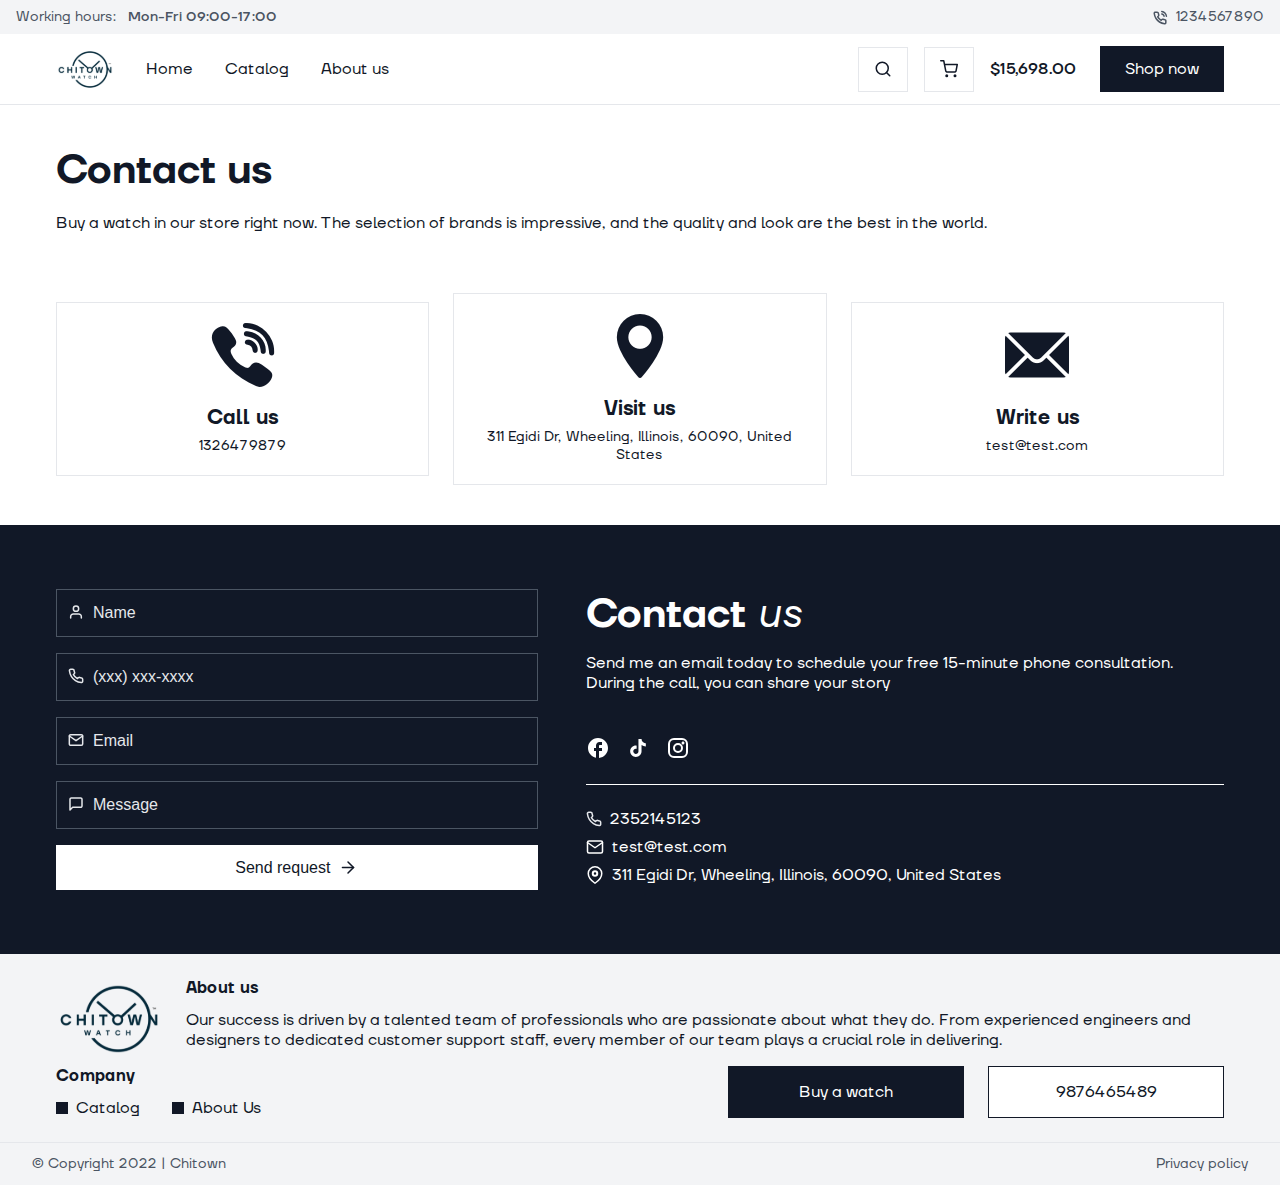
<file: contact.html>
<!DOCTYPE html>
<html lang="en">
  <head>
    <meta charset="UTF-8" />
    <meta name="viewport" content="width=device-width, initial-scale=1.0" />
    <title>Chitown</title>
    <link rel="stylesheet" href="./font/stylesheet.css" />
    <link rel="stylesheet" href="./css/main.css" />
    <link rel="stylesheet" href="https://cdn.jsdelivr.net/npm/@fancyapps/ui@5.0/dist/fancybox/fancybox.css" />
  </head>
  <body>
    <header class="header">
      <div class="header-banner">
        <div class="work">Working hours: <span>Mon-Fri 09:00-17:00</span></div>
        <a href="tel:13524687987" class="phone"><img src="./img/bannerTel.svg" alt="" /> 1234567890</a>
      </div>
      <div class="container">
        <div class="header-container">
          <div class="left">
            <a href="index.html" class="header-logo"><img src="./img/Logo.svg" alt="" /></a>
            <nav class="header-nav">
              <ul class="nav-list">
                <li class="nav-item">
                  <a href="index.html" class="nav-link">Home</a>
                </li>
                <li class="nav-item">
                  <a href="catalog.html" class="nav-link">Catalog</a>
                </li>
                <li class="nav-item">
                  <a href="about.html" class="nav-link">About us</a>
                </li>
              </ul>
              <div class="mobile-bottom">
                <a href="catalog.html" class="btn">Shop now</a>
              </div>
            </nav>
          </div>
          <div class="right">
            <div class="search_wrapper">
              <input type="text" class="search-input" placeholder="Search..." />
              <button class="search_btn">
                <img src="./img/search.svg" alt="" />
              </button>
              <div class="search_results-list">
                <a href="openProduct.html" class="search_result-item">
                  <div class="icon">
                    <img src="./img/search-watch.jpg" alt="" />
                  </div>
                  <div class="watch_info">
                    <p class="title_20">New Omega Seamaster Planet Ocean Ultra Deep 45mm 215.32.46.21.04.001 / Warranty</p>
                    <p class="text_14">Condition: New</p>
                    <p class="price">$1000.00</p>
                  </div>
                </a>
                <a href="openProduct.html" class="search_result-item">
                  <div class="icon">
                    <img src="./img/search-watch.jpg" alt="" />
                  </div>
                  <div class="watch_info">
                    <p class="title_20">New Omega Seamaster Planet Ocean Ultra Deep 45mm 215.32.46.21.04.001 / Warranty</p>
                    <p class="text_14">Condition: New</p>
                    <p class="price">$1000.00</p>
                  </div>
                </a>
                <a href="openProduct.html" class="search_result-item">
                  <div class="icon">
                    <img src="./img/search-watch.jpg" alt="" />
                  </div>
                  <div class="watch_info">
                    <p class="title_20">New Omega Seamaster Planet Ocean Ultra Deep 45mm 215.32.46.21.04.001 / Warranty</p>
                    <p class="text_14">Condition: New</p>
                    <p class="price">$1000.00</p>
                  </div>
                </a>
              </div>
            </div>
            <div class="cart_btn">
              <img src="./img/cart.svg" alt="" />
            </div>
            <p class="total">$15,698.00</p>
            <a href="catalog.html" class="btn">Shop now</a>

            <div class="burger-menu">
              <span></span>
            </div>
          </div>
        </div>
      </div>
      <div class="cart-wrapper">
        <div class="cart-side">
          <div class="head">
            <p class="title_18">Shopping cart</p>
            <div class="close"><img src="./img/close.svg" alt="" /></div>
          </div>
          <div class="cart-list">
            <div class="cart-item">
              <div class="icon">
                <img src="./img/watch.jpg" alt="" />
              </div>
              <p class="name">New 2024 Omega Speedmaster Silver Snoopy Award 50th 42mm 310.32.42.50.02.001</p>
              <div class="price">
                $15,698.00
                <div class="delete"><img src="./img/delete.svg" alt="" /></div>
              </div>
            </div>
            <div class="cart-item">
              <div class="icon">
                <img src="./img/watch.jpg" alt="" />
              </div>
              <p class="name">New 2024 Omega Speedmaster Silver Snoopy Award 50th 42mm 310.32.42.50.02.001</p>
              <div class="price">
                $15,698.00
                <div class="delete"><img src="./img/delete.svg" alt="" /></div>
              </div>
            </div>
            <div class="cart-item">
              <div class="icon">
                <img src="./img/watch.jpg" alt="" />
              </div>
              <p class="name">New 2024 Omega Speedmaster Silver Snoopy Award 50th 42mm 310.32.42.50.02.001</p>
              <div class="price">
                $15,698.00
                <div class="delete"><img src="./img/delete.svg" alt="" /></div>
              </div>
            </div>
            <div class="cart-item">
              <div class="icon">
                <img src="./img/watch.jpg" alt="" />
              </div>
              <p class="name">New 2024 Omega Speedmaster Silver Snoopy Award 50th 42mm 310.32.42.50.02.001</p>
              <div class="price">
                $15,698.00
                <div class="delete"><img src="./img/delete.svg" alt="" /></div>
              </div>
            </div>
          </div>
          <!-- <div class="empty-cart">
            <img src="./img/empty-cart.svg" alt="" />
            <p class="title_28">Cart is empty</p>
            <p class="text_14">No products in the cart.</p>
          </div> -->
          <div class="buttons">
            <a href="checkout.html" class="btn">Checkout</a>
            <a href="cart.html" class="btn white">View cart</a>
          </div>
        </div>
      </div>
    </header>
    <section class="contact">
      <div class="container">
        <h2 class="section_title">Contact us</h2>
        <p class="text_16">Buy a watch in our store right now. The selection of brands is impressive, and the quality and look are the best in the world.</p>
        <div class="contact-list">
          <a href="tel:646545" class="contact-item">
            <img src="./img/tell.svg" alt="" />
            <p class="title_20">Call us</p>
            <p class="text_14">1326479879</p>
          </a>
          <a href="" class="contact-item">
            <img src="./img/contactpin.svg" alt="" />
            <p class="title_20">Visit us</p>
            <p class="text_14">311 Egidi Dr, Wheeling, Illinois, 60090, United States</p>
          </a>
          <a href="mailto:646545" class="contact-item">
            <img src="./img/contactMail.svg" alt="" />
            <p class="title_20">Write us</p>
            <p class="text_14">test@test.com</p>
          </a>
        </div>
      </div>
    </section>
    <section class="contactUs">
      <div class="container">
        <div class="form-wrapper">
          <form action="" class="contactForm" id="main-form">
            <div class="input-wrapper">
              <input type="text" placeholder="Name" name="name" id="name" required />
              <svg xmlns="http://www.w3.org/2000/svg" width="16" height="16" viewBox="0 0 16 16" fill="none">
                <path
                  d="M13.3327 14V12.6667C13.3327 11.9594 13.0517 11.2811 12.5516 10.781C12.0515 10.281 11.3733 10 10.666 10H5.33268C4.62544 10 3.94716 10.281 3.44706 10.781C2.94697 11.2811 2.66602 11.9594 2.66602 12.6667V14"
                  stroke="#E5E7EB"
                  stroke-width="1.5"
                  stroke-linecap="round"
                  stroke-linejoin="round"
                />
                <path
                  d="M8.00065 7.33333C9.47341 7.33333 10.6673 6.13943 10.6673 4.66667C10.6673 3.19391 9.47341 2 8.00065 2C6.52789 2 5.33398 3.19391 5.33398 4.66667C5.33398 6.13943 6.52789 7.33333 8.00065 7.33333Z"
                  stroke="#E5E7EB"
                  stroke-width="1.5"
                  stroke-linecap="round"
                  stroke-linejoin="round"
                />
              </svg>
            </div>
            <div class="input-wrapper">
              <input type="tel" name="phone" id="tel" class="phoneInput" required placeholder="(xxx) xxx-xxxx" />
              <svg xmlns="http://www.w3.org/2000/svg" width="16" height="16" viewBox="0 0 16 16" fill="none">
                <path
                  d="M14.6669 11.28V13.28C14.6677 13.4657 14.6297 13.6494 14.5553 13.8195C14.4809 13.9897 14.3718 14.1424 14.235 14.2679C14.0982 14.3934 13.9367 14.489 13.7608 14.5485C13.5849 14.6079 13.3985 14.63 13.2136 14.6133C11.1622 14.3904 9.19161 13.6894 7.46028 12.5667C5.8495 11.5431 4.48384 10.1774 3.46028 8.56665C2.3336 6.82745 1.63244 4.84731 1.41361 2.78665C1.39695 2.60229 1.41886 2.41649 1.47795 2.24107C1.53703 2.06564 1.63199 1.90444 1.75679 1.76773C1.88159 1.63102 2.03348 1.52179 2.20281 1.447C2.37213 1.37221 2.55517 1.33349 2.74028 1.33332H4.74028C5.06382 1.33013 5.37748 1.4447 5.62279 1.65567C5.8681 1.86664 6.02833 2.15961 6.07361 2.47998C6.15803 3.12003 6.31458 3.74847 6.54028 4.35332C6.62998 4.59193 6.64939 4.85126 6.59622 5.10057C6.54305 5.34988 6.41952 5.57872 6.24028 5.75998L5.39361 6.60665C6.34265 8.27568 7.72458 9.65761 9.39361 10.6067L10.2403 9.75998C10.4215 9.58074 10.6504 9.45722 10.8997 9.40405C11.149 9.35088 11.4083 9.37029 11.6469 9.45998C12.2518 9.68568 12.8802 9.84224 13.5203 9.92665C13.8441 9.97234 14.1399 10.1355 14.3513 10.385C14.5627 10.6345 14.6751 10.953 14.6669 11.28Z"
                  stroke="#E5E7EB"
                  stroke-width="1.5"
                  stroke-linecap="round"
                  stroke-linejoin="round"
                />
              </svg>
            </div>
            <div class="input-wrapper">
              <input id="email" class="input" autocomplete="off" type="text" placeholder="Email" />
              <svg xmlns="http://www.w3.org/2000/svg" width="16" height="16" viewBox="0 0 16 16" fill="none">
                <path
                  d="M2.66732 2.66675H13.334C14.0673 2.66675 14.6673 3.26675 14.6673 4.00008V12.0001C14.6673 12.7334 14.0673 13.3334 13.334 13.3334H2.66732C1.93398 13.3334 1.33398 12.7334 1.33398 12.0001V4.00008C1.33398 3.26675 1.93398 2.66675 2.66732 2.66675Z"
                  stroke="#E5E7EB"
                  stroke-width="1.5"
                  stroke-linecap="round"
                  stroke-linejoin="round"
                />
                <path d="M14.6673 4L8.00065 8.66667L1.33398 4" stroke="#E5E7EB" stroke-width="1.5" stroke-linecap="round" stroke-linejoin="round" />
              </svg>
            </div>
            <div class="input-wrapper">
              <input type="text" placeholder="Message" />
              <svg xmlns="http://www.w3.org/2000/svg" width="16" height="16" viewBox="0 0 16 16" fill="none">
                <path
                  d="M14 10C14 10.3536 13.8595 10.6928 13.6095 10.9428C13.3594 11.1929 13.0203 11.3333 12.6667 11.3333H4.66667L2 14V3.33333C2 2.97971 2.14048 2.64057 2.39052 2.39052C2.64057 2.14048 2.97971 2 3.33333 2H12.6667C13.0203 2 13.3594 2.14048 13.6095 2.39052C13.8595 2.64057 14 2.97971 14 3.33333V10Z"
                  stroke="#E5E7EB"
                  stroke-width="1.5"
                  stroke-linecap="round"
                  stroke-linejoin="round"
                />
              </svg>
            </div>
            <button class="btn white" type="submit">
              Send request
              <svg xmlns="http://www.w3.org/2000/svg" width="20" height="19" viewBox="0 0 20 19" fill="none">
                <path d="M4.45898 9.5H15.5423" stroke="#111827" stroke-width="1.5" stroke-linecap="round" stroke-linejoin="round" />
                <path d="M10 3.95825L15.5417 9.49992L10 15.0416" stroke="#111827" stroke-width="1.5" stroke-linecap="round" stroke-linejoin="round" />
              </svg>
            </button>
          </form>
        </div>
        <div class="contact_info">
          <h2 class="section_title">Contact <span>us</span></h2>
          <p class="text_16">Send me an email today to schedule your free 15-minute phone consultation. During the call, you can share your story</p>
          <div class="soc-list">
            <a href="#" class="soc-item">
              <img src="./img/facebook.svg" alt="" />
            </a>
            <a href="#" class="soc-item">
              <img src="./img/tiktok.svg" alt="" />
            </a>
            <a href="#" class="soc-item">
              <img src="./img/instagram.svg" alt="" />
            </a>
          </div>
          <div class="contact-list">
            <a href="tel:7987654654" class="contact-item"><img src="./img/phone.svg" alt="" /> 2352145123</a>
            <a href="mailto:test@test.com" class="contact-item"><img src="./img/mail.svg" alt="" /> test@test.com</a>
            <a href="#" class="contact-item"><img src="./img/pin.svg" alt="" /> 311 Egidi Dr, Wheeling, Illinois, 60090, United States</a>
          </div>
        </div>
      </div>
    </section>
    <footer class="footer">
      <div class="container">
        <div class="top">
          <a href="index.html" class="logo">
            <img src="./img/Logo.svg" alt="" />
          </a>
          <div class="about">
            <p class="title_16">About us</p>
            <p class="text_16">
              Our success is driven by a talented team of professionals who are passionate about what they do. From experienced engineers and designers to dedicated
              customer support staff, every member of our team plays a crucial role in delivering.
            </p>
          </div>
        </div>
        <div class="main">
          <div class="site_map">
            <p class="title_16">Company</p>
            <div class="site_map-list">
              <a href="catalog.html" class="site_map-item">Catalog</a>
              <a href="about.html" class="site_map-item">About Us</a>
            </div>
          </div>
          <div class="buttons">
            <a href="catalog.html" class="btn">Buy a watch</a>
            <a href="tel:2134234" class="btn white">9876465489</a>
          </div>
        </div>
      </div>
      <div class="copy-right">
        <p class="right">© Copyright 2022 | Chitown</p>
        <a href="#" class="privacy">Privacy policy</a>
      </div>
    </footer>
    <script src="./js/jquery.min.js"></script>
    <script src="./js/slick.min.js"></script>
    <script src="./js/just-validate.production.min.js"></script>
    <script src="./js/fancybox.umd.js"></script>
    <script src="./js/main.js"></script>
  </body>
</html>
</file>
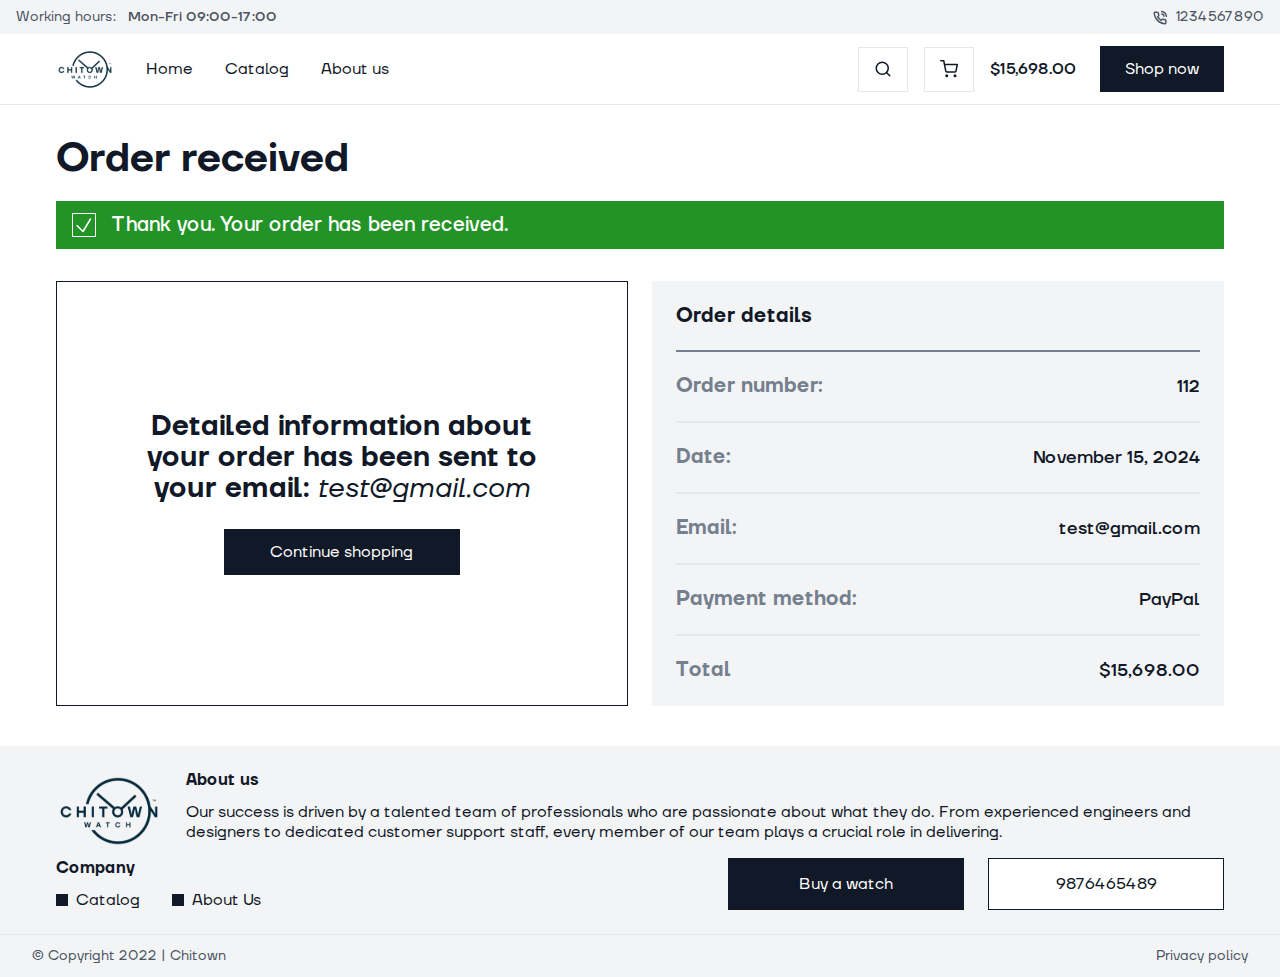
<file: orderComplete.html>
<!DOCTYPE html>
<html lang="en">
  <head>
    <meta charset="UTF-8" />
    <meta name="viewport" content="width=device-width, initial-scale=1.0" />
    <title>Chitown</title>
    <link rel="stylesheet" href="./font/stylesheet.css" />
    <link rel="stylesheet" href="./css/main.css" />
    <link rel="stylesheet" href="https://cdn.jsdelivr.net/npm/@fancyapps/ui@5.0/dist/fancybox/fancybox.css" />
  </head>
  <body>
    <header class="header">
      <div class="header-banner">
        <div class="work">Working hours: <span>Mon-Fri 09:00-17:00</span></div>
        <a href="tel:13524687987" class="phone"><img src="./img/bannerTel.svg" alt="" /> 1234567890</a>
      </div>
      <div class="container">
        <div class="header-container">
          <div class="left">
            <a href="index.html" class="header-logo"><img src="./img/Logo.svg" alt="" /></a>
            <nav class="header-nav">
              <ul class="nav-list">
                <li class="nav-item">
                  <a href="index.html" class="nav-link">Home</a>
                </li>
                <li class="nav-item">
                  <a href="catalog.html" class="nav-link">Catalog</a>
                </li>
                <li class="nav-item">
                  <a href="about.html" class="nav-link">About us</a>
                </li>
              </ul>
              <div class="mobile-bottom">
                <a href="catalog.html" class="btn">Shop now</a>
              </div>
            </nav>
          </div>
          <div class="right">
            <div class="search_wrapper">
              <input type="text" class="search-input" placeholder="Search..." />
              <button class="search_btn">
                <img src="./img/search.svg" alt="" />
              </button>
              <div class="search_results-list">
                <a href="openProduct.html" class="search_result-item">
                  <div class="icon">
                    <img src="./img/search-watch.jpg" alt="" />
                  </div>
                  <div class="watch_info">
                    <p class="title_20">New Omega Seamaster Planet Ocean Ultra Deep 45mm 215.32.46.21.04.001 / Warranty</p>
                    <p class="text_14">Condition: New</p>
                    <p class="price">$1000.00</p>
                  </div>
                </a>
                <a href="openProduct.html" class="search_result-item">
                  <div class="icon">
                    <img src="./img/search-watch.jpg" alt="" />
                  </div>
                  <div class="watch_info">
                    <p class="title_20">New Omega Seamaster Planet Ocean Ultra Deep 45mm 215.32.46.21.04.001 / Warranty</p>
                    <p class="text_14">Condition: New</p>
                    <p class="price">$1000.00</p>
                  </div>
                </a>
                <a href="openProduct.html" class="search_result-item">
                  <div class="icon">
                    <img src="./img/search-watch.jpg" alt="" />
                  </div>
                  <div class="watch_info">
                    <p class="title_20">New Omega Seamaster Planet Ocean Ultra Deep 45mm 215.32.46.21.04.001 / Warranty</p>
                    <p class="text_14">Condition: New</p>
                    <p class="price">$1000.00</p>
                  </div>
                </a>
              </div>
            </div>
            <div class="cart_btn">
              <img src="./img/cart.svg" alt="" />
            </div>
            <p class="total">$15,698.00</p>
            <a href="catalog.html" class="btn">Shop now</a>

            <div class="burger-menu">
              <span></span>
            </div>
          </div>
        </div>
      </div>
      <div class="cart-wrapper">
        <div class="cart-side">
          <div class="head">
            <p class="title_18">Shopping cart</p>
            <div class="close"><img src="./img/close.svg" alt="" /></div>
          </div>
          <div class="cart-list">
            <div class="cart-item">
              <div class="icon">
                <img src="./img/watch.jpg" alt="" />
              </div>
              <p class="name">New 2024 Omega Speedmaster Silver Snoopy Award 50th 42mm 310.32.42.50.02.001</p>
              <div class="price">
                $15,698.00
                <div class="delete"><img src="./img/delete.svg" alt="" /></div>
              </div>
            </div>
            <div class="cart-item">
              <div class="icon">
                <img src="./img/watch.jpg" alt="" />
              </div>
              <p class="name">New 2024 Omega Speedmaster Silver Snoopy Award 50th 42mm 310.32.42.50.02.001</p>
              <div class="price">
                $15,698.00
                <div class="delete"><img src="./img/delete.svg" alt="" /></div>
              </div>
            </div>
            <div class="cart-item">
              <div class="icon">
                <img src="./img/watch.jpg" alt="" />
              </div>
              <p class="name">New 2024 Omega Speedmaster Silver Snoopy Award 50th 42mm 310.32.42.50.02.001</p>
              <div class="price">
                $15,698.00
                <div class="delete"><img src="./img/delete.svg" alt="" /></div>
              </div>
            </div>
            <div class="cart-item">
              <div class="icon">
                <img src="./img/watch.jpg" alt="" />
              </div>
              <p class="name">New 2024 Omega Speedmaster Silver Snoopy Award 50th 42mm 310.32.42.50.02.001</p>
              <div class="price">
                $15,698.00
                <div class="delete"><img src="./img/delete.svg" alt="" /></div>
              </div>
            </div>
          </div>
          <div class="buttons">
            <a href="checkout.html" class="btn">Checkout</a>
            <a href="cart.html" class="btn white">View cart</a>
          </div>
        </div>
      </div>
    </header>
    <section class="orderReceived">
      <div class="container">
        <div class="head">
          <h2 class="section_title">Order received</h2>
          <p class="thank-you title_20"><img src="./img/Checkbox.svg" alt="" /> Thank you. Your order has been received.</p>
        </div>
        <div class="received-wrapper">
          <div class="left">
            <p class="text_28">Detailed information about your order has been sent to your email: <span>test@gmail.com</span></p>
            <a href="catalog.html" class="btn">Continue shopping</a>
          </div>
          <div class="details">
            <div class="top title_20">Order details</div>
            <div class="details-item">
              <p class="item">Order number:</p>
              <p class="value">112</p>
            </div>
            <div class="details-item">
              <p class="item">Date:</p>
              <p class="value">November 15, 2024</p>
            </div>
            <div class="details-item">
              <p class="item">Email:</p>
              <p class="value">test@gmail.com</p>
            </div>
            <div class="details-item">
              <p class="item">Payment method:</p>
              <p class="value">PayPal</p>
            </div>
            <div class="details-item">
              <p class="item">Total</p>
              <p class="value">$15,698.00</p>
            </div>
          </div>
        </div>
      </div>
    </section>
    <footer class="footer">
      <div class="container">
        <div class="top">
          <a href="index.html" class="logo">
            <img src="./img/Logo.svg" alt="" />
          </a>
          <div class="about">
            <p class="title_16">About us</p>
            <p class="text_16">
              Our success is driven by a talented team of professionals who are passionate about what they do. From experienced engineers and designers to dedicated
              customer support staff, every member of our team plays a crucial role in delivering.
            </p>
          </div>
        </div>
        <div class="main">
          <div class="site_map">
            <p class="title_16">Company</p>
            <div class="site_map-list">
              <a href="catalog.html" class="site_map-item">Catalog</a>
              <a href="about.html" class="site_map-item">About Us</a>
            </div>
          </div>
          <div class="buttons">
            <a href="catalog.html" class="btn">Buy a watch</a>
            <a href="tel:2134234" class="btn white">9876465489</a>
          </div>
        </div>
      </div>
      <div class="copy-right">
        <p class="right">© Copyright 2022 | Chitown</p>
        <a href="#" class="privacy">Privacy policy</a>
      </div>
    </footer>
    <script src="./js/jquery.min.js"></script>
    <script src="./js/slick.min.js"></script>
    <script src="./js/just-validate.production.min.js"></script>
    <script src="./js/fancybox.umd.js"></script>
    <script src="./js/main.js"></script>
  </body>
</html>
</file>
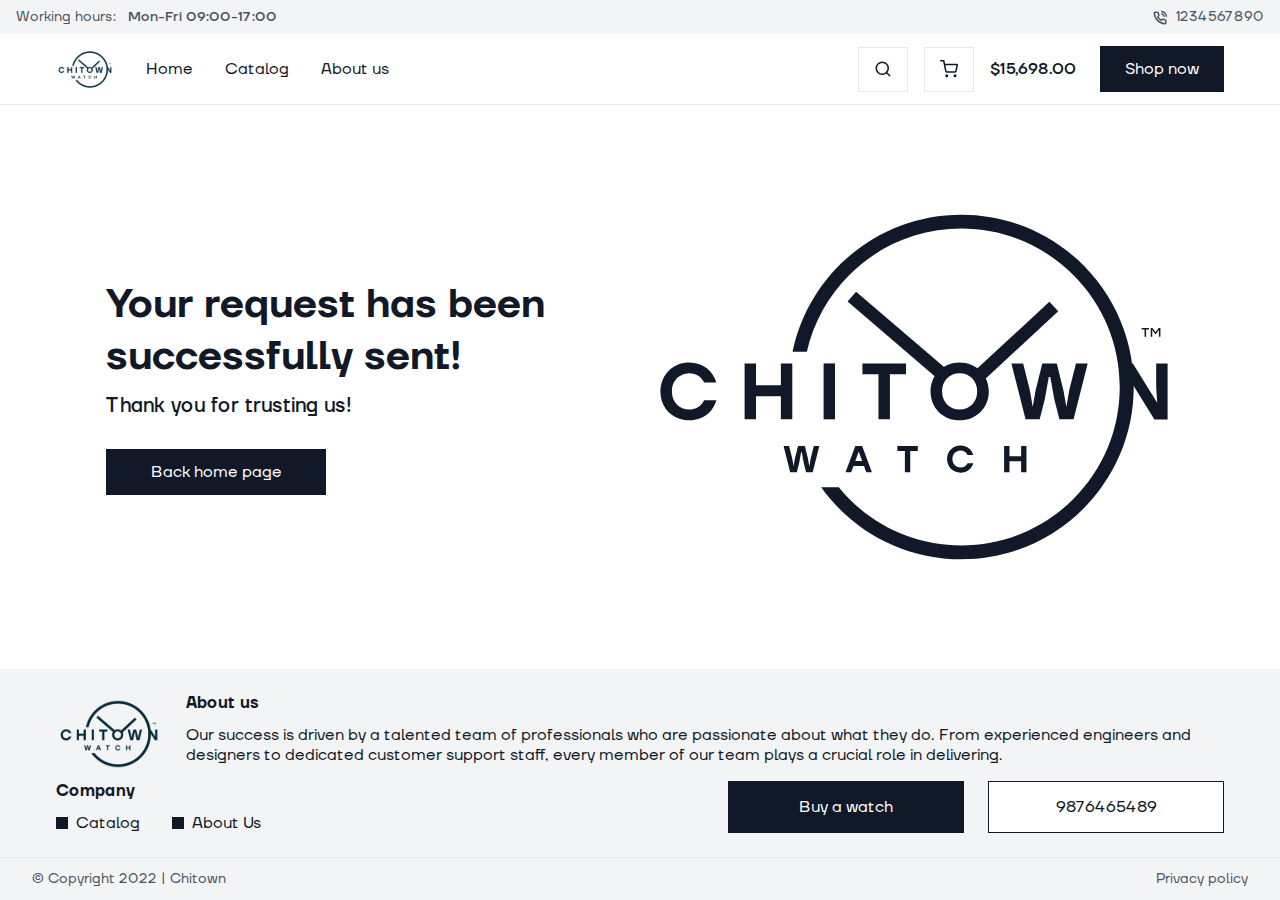
<file: thankyou.html>
<!DOCTYPE html>
<html lang="en">
  <head>
    <meta charset="UTF-8" />
    <meta name="viewport" content="width=device-width, initial-scale=1.0" />
    <title>Chitown</title>
    <link rel="stylesheet" href="./font/stylesheet.css" />
    <link rel="stylesheet" href="./css/main.css" />
    <link rel="stylesheet" href="https://cdn.jsdelivr.net/npm/@fancyapps/ui@5.0/dist/fancybox/fancybox.css" />
  </head>
  <body>
    <header class="header">
      <div class="header-banner">
        <div class="work">Working hours: <span>Mon-Fri 09:00-17:00</span></div>
        <a href="tel:13524687987" class="phone"><img src="./img/bannerTel.svg" alt="" /> 1234567890</a>
      </div>
      <div class="container">
        <div class="header-container">
          <div class="left">
            <a href="index.html" class="header-logo"><img src="./img/Logo.svg" alt="" /></a>
            <nav class="header-nav">
              <ul class="nav-list">
                <li class="nav-item">
                  <a href="index.html" class="nav-link">Home</a>
                </li>
                <li class="nav-item">
                  <a href="catalog.html" class="nav-link">Catalog</a>
                </li>
                <li class="nav-item">
                  <a href="about.html" class="nav-link">About us</a>
                </li>
              </ul>
              <div class="mobile-bottom">
                <a href="catalog.html" class="btn">Shop now</a>
              </div>
            </nav>
          </div>
          <div class="right">
            <div class="search_wrapper">
              <input type="text" class="search-input" placeholder="Search..." />
              <button class="search_btn">
                <img src="./img/search.svg" alt="" />
              </button>
              <div class="search_results-list">
                <a href="openProduct.html" class="search_result-item">
                  <div class="icon">
                    <img src="./img/search-watch.jpg" alt="" />
                  </div>
                  <div class="watch_info">
                    <p class="title_20">New Omega Seamaster Planet Ocean Ultra Deep 45mm 215.32.46.21.04.001 / Warranty</p>
                    <p class="text_14">Condition: New</p>
                    <p class="price">$1000.00</p>
                  </div>
                </a>
                <a href="openProduct.html" class="search_result-item">
                  <div class="icon">
                    <img src="./img/search-watch.jpg" alt="" />
                  </div>
                  <div class="watch_info">
                    <p class="title_20">New Omega Seamaster Planet Ocean Ultra Deep 45mm 215.32.46.21.04.001 / Warranty</p>
                    <p class="text_14">Condition: New</p>
                    <p class="price">$1000.00</p>
                  </div>
                </a>
                <a href="openProduct.html" class="search_result-item">
                  <div class="icon">
                    <img src="./img/search-watch.jpg" alt="" />
                  </div>
                  <div class="watch_info">
                    <p class="title_20">New Omega Seamaster Planet Ocean Ultra Deep 45mm 215.32.46.21.04.001 / Warranty</p>
                    <p class="text_14">Condition: New</p>
                    <p class="price">$1000.00</p>
                  </div>
                </a>
              </div>
            </div>
            <div class="cart_btn">
              <img src="./img/cart.svg" alt="" />
            </div>
            <p class="total">$15,698.00</p>
            <a href="catalog.html" class="btn">Shop now</a>

            <div class="burger-menu">
              <span></span>
            </div>
          </div>
        </div>
      </div>
      <div class="cart-wrapper">
        <div class="cart-side">
          <div class="head">
            <p class="title_18">Shopping cart</p>
            <div class="close"><img src="./img/close.svg" alt="" /></div>
          </div>
          <div class="cart-list">
            <div class="cart-item">
              <div class="icon">
                <img src="./img/watch.jpg" alt="" />
              </div>
              <p class="name">New 2024 Omega Speedmaster Silver Snoopy Award 50th 42mm 310.32.42.50.02.001</p>
              <div class="price">
                $15,698.00
                <div class="delete"><img src="./img/delete.svg" alt="" /></div>
              </div>
            </div>
            <div class="cart-item">
              <div class="icon">
                <img src="./img/watch.jpg" alt="" />
              </div>
              <p class="name">New 2024 Omega Speedmaster Silver Snoopy Award 50th 42mm 310.32.42.50.02.001</p>
              <div class="price">
                $15,698.00
                <div class="delete"><img src="./img/delete.svg" alt="" /></div>
              </div>
            </div>
            <div class="cart-item">
              <div class="icon">
                <img src="./img/watch.jpg" alt="" />
              </div>
              <p class="name">New 2024 Omega Speedmaster Silver Snoopy Award 50th 42mm 310.32.42.50.02.001</p>
              <div class="price">
                $15,698.00
                <div class="delete"><img src="./img/delete.svg" alt="" /></div>
              </div>
            </div>
            <div class="cart-item">
              <div class="icon">
                <img src="./img/watch.jpg" alt="" />
              </div>
              <p class="name">New 2024 Omega Speedmaster Silver Snoopy Award 50th 42mm 310.32.42.50.02.001</p>
              <div class="price">
                $15,698.00
                <div class="delete"><img src="./img/delete.svg" alt="" /></div>
              </div>
            </div>
          </div>
          <div class="buttons">
            <a href="checkout.html" class="btn">Checkout</a>
            <a href="cart.html" class="btn white">View cart</a>
          </div>
        </div>
      </div>
    </header>
    <section class="service-section">
      <div class="container">
        <div class="left">
          <h2 class="section_title">Your request has been successfully sent!</h2>
          <p class="title_20">Thank you for trusting us!</p>
          <a href="index.html" class="btn">Back home page</a>
        </div>

        <div class="icon">
          <img src="./img/full_logo.svg" alt="" />
        </div>
      </div>
    </section>
    <footer class="footer">
      <div class="container">
        <div class="top">
          <a href="index.html" class="logo">
            <img src="./img/Logo.svg" alt="" />
          </a>
          <div class="about">
            <p class="title_16">About us</p>
            <p class="text_16">
              Our success is driven by a talented team of professionals who are passionate about what they do. From experienced engineers and designers to dedicated
              customer support staff, every member of our team plays a crucial role in delivering.
            </p>
          </div>
        </div>
        <div class="main">
          <div class="site_map">
            <p class="title_16">Company</p>
            <div class="site_map-list">
              <a href="catalog.html" class="site_map-item">Catalog</a>
              <a href="about.html" class="site_map-item">About Us</a>
            </div>
          </div>
          <div class="buttons">
            <a href="catalog.html" class="btn">Buy a watch</a>
            <a href="tel:2134234" class="btn white">9876465489</a>
          </div>
        </div>
      </div>
      <div class="copy-right">
        <p class="right">© Copyright 2022 | Chitown</p>
        <a href="#" class="privacy">Privacy policy</a>
      </div>
    </footer>
    <script src="./js/jquery.min.js"></script>
    <script src="./js/slick.min.js"></script>
    <script src="./js/just-validate.production.min.js"></script>
    <script src="./js/fancybox.umd.js"></script>
    <script src="./js/main.js"></script>
  </body>
</html>
</file>
<file: font/stylesheet.css>
@font-face {
    font-family: 'TT Firs Neue';
    src: url('TTFirsNeue-Light.eot');
    src: local('TT Firs Neue Light'), local('TTFirsNeue-Light'),
        url('TTFirsNeue-Light.eot?#iefix') format('embedded-opentype'),
        url('TTFirsNeue-Light.woff2') format('woff2'),
        url('TTFirsNeue-Light.woff') format('woff'),
        url('TTFirsNeue-Light.ttf') format('truetype');
    font-weight: 300;
    font-style: normal;
}

@font-face {
    font-family: 'TT Firs Neue';
    src: url('TTFirsNeue-Regular.eot');
    src: local('TT Firs Neue Regular'), local('TTFirsNeue-Regular'),
        url('TTFirsNeue-Regular.eot?#iefix') format('embedded-opentype'),
        url('TTFirsNeue-Regular.woff2') format('woff2'),
        url('TTFirsNeue-Regular.woff') format('woff'),
        url('TTFirsNeue-Regular.ttf') format('truetype');
    font-weight: normal;
    font-style: normal;
}

@font-face {
    font-family: 'TT Firs Neue';
    src: url('TTFirsNeue-BoldItalic.eot');
    src: local('TT Firs Neue Bold Italic'), local('TTFirsNeue-BoldItalic'),
        url('TTFirsNeue-BoldItalic.eot?#iefix') format('embedded-opentype'),
        url('TTFirsNeue-BoldItalic.woff2') format('woff2'),
        url('TTFirsNeue-BoldItalic.woff') format('woff'),
        url('TTFirsNeue-BoldItalic.ttf') format('truetype');
    font-weight: bold;
    font-style: italic;
}

@font-face {
    font-family: 'TT Firs Neue';
    src: url('TTFirsNeue-DemiBoldItalic.eot');
    src: local('TT Firs Neue DemiBold Italic'), local('TTFirsNeue-DemiBoldItalic'),
        url('TTFirsNeue-DemiBoldItalic.eot?#iefix') format('embedded-opentype'),
        url('TTFirsNeue-DemiBoldItalic.woff2') format('woff2'),
        url('TTFirsNeue-DemiBoldItalic.woff') format('woff'),
        url('TTFirsNeue-DemiBoldItalic.ttf') format('truetype');
    font-weight: 600;
    font-style: italic;
}

@font-face {
    font-family: 'TT Firs Neue';
    src: url('TTFirsNeue-ExtraLight.eot');
    src: local('TT Firs Neue ExtraLight'), local('TTFirsNeue-ExtraLight'),
        url('TTFirsNeue-ExtraLight.eot?#iefix') format('embedded-opentype'),
        url('TTFirsNeue-ExtraLight.woff2') format('woff2'),
        url('TTFirsNeue-ExtraLight.woff') format('woff'),
        url('TTFirsNeue-ExtraLight.ttf') format('truetype');
    font-weight: 200;
    font-style: normal;
}

@font-face {
    font-family: 'TT Firs Neue';
    src: url('TTFirsNeue-ThinItalic.eot');
    src: local('TT Firs Neue Thin Italic'), local('TTFirsNeue-ThinItalic'),
        url('TTFirsNeue-ThinItalic.eot?#iefix') format('embedded-opentype'),
        url('TTFirsNeue-ThinItalic.woff2') format('woff2'),
        url('TTFirsNeue-ThinItalic.woff') format('woff'),
        url('TTFirsNeue-ThinItalic.ttf') format('truetype');
    font-weight: 100;
    font-style: italic;
}

@font-face {
    font-family: 'TT Firs Neue';
    src: url('TTFirsNeue-MediumItalic.eot');
    src: local('TT Firs Neue Medium Italic'), local('TTFirsNeue-MediumItalic'),
        url('TTFirsNeue-MediumItalic.eot?#iefix') format('embedded-opentype'),
        url('TTFirsNeue-MediumItalic.woff2') format('woff2'),
        url('TTFirsNeue-MediumItalic.woff') format('woff'),
        url('TTFirsNeue-MediumItalic.ttf') format('truetype');
    font-weight: 500;
    font-style: italic;
}

@font-face {
    font-family: 'TT Firs Neue';
    src: url('TTFirsNeue-DemiBold.eot');
    src: local('TT Firs Neue DemiBold'), local('TTFirsNeue-DemiBold'),
        url('TTFirsNeue-DemiBold.eot?#iefix') format('embedded-opentype'),
        url('TTFirsNeue-DemiBold.woff2') format('woff2'),
        url('TTFirsNeue-DemiBold.woff') format('woff'),
        url('TTFirsNeue-DemiBold.ttf') format('truetype');
    font-weight: 600;
    font-style: normal;
}

@font-face {
    font-family: 'TT Firs Neue';
    src: url('TTFirsNeue-BlackItalic.eot');
    src: local('TT Firs Neue Black Italic'), local('TTFirsNeue-BlackItalic'),
        url('TTFirsNeue-BlackItalic.eot?#iefix') format('embedded-opentype'),
        url('TTFirsNeue-BlackItalic.woff2') format('woff2'),
        url('TTFirsNeue-BlackItalic.woff') format('woff'),
        url('TTFirsNeue-BlackItalic.ttf') format('truetype');
    font-weight: 900;
    font-style: italic;
}

@font-face {
    font-family: 'TT Firs Neue';
    src: url('TTFirsNeue-LightItalic.eot');
    src: local('TT Firs Neue Light Italic'), local('TTFirsNeue-LightItalic'),
        url('TTFirsNeue-LightItalic.eot?#iefix') format('embedded-opentype'),
        url('TTFirsNeue-LightItalic.woff2') format('woff2'),
        url('TTFirsNeue-LightItalic.woff') format('woff'),
        url('TTFirsNeue-LightItalic.ttf') format('truetype');
    font-weight: 300;
    font-style: italic;
}

@font-face {
    font-family: 'TT Firs Neue';
    src: url('TTFirsNeue-ExtraLightItalic.eot');
    src: local('TT Firs Neue ExtraLight Italic'), local('TTFirsNeue-ExtraLightItalic'),
        url('TTFirsNeue-ExtraLightItalic.eot?#iefix') format('embedded-opentype'),
        url('TTFirsNeue-ExtraLightItalic.woff2') format('woff2'),
        url('TTFirsNeue-ExtraLightItalic.woff') format('woff'),
        url('TTFirsNeue-ExtraLightItalic.ttf') format('truetype');
    font-weight: 200;
    font-style: italic;
}

@font-face {
    font-family: 'TT Firs Neue';
    src: url('TTFirsNeue-Bold.eot');
    src: local('TT Firs Neue Bold'), local('TTFirsNeue-Bold'),
        url('TTFirsNeue-Bold.eot?#iefix') format('embedded-opentype'),
        url('TTFirsNeue-Bold.woff2') format('woff2'),
        url('TTFirsNeue-Bold.woff') format('woff'),
        url('TTFirsNeue-Bold.ttf') format('truetype');
    font-weight: bold;
    font-style: normal;
}

@font-face {
    font-family: 'TT Firs Neue';
    src: url('TTFirsNeue-ExtraBold.eot');
    src: local('TT Firs Neue ExtraBold'), local('TTFirsNeue-ExtraBold'),
        url('TTFirsNeue-ExtraBold.eot?#iefix') format('embedded-opentype'),
        url('TTFirsNeue-ExtraBold.woff2') format('woff2'),
        url('TTFirsNeue-ExtraBold.woff') format('woff'),
        url('TTFirsNeue-ExtraBold.ttf') format('truetype');
    font-weight: 800;
    font-style: normal;
}

@font-face {
    font-family: 'TT Firs Neue';
    src: url('TTFirsNeue-Medium.eot');
    src: local('TT Firs Neue Medium'), local('TTFirsNeue-Medium'),
        url('TTFirsNeue-Medium.eot?#iefix') format('embedded-opentype'),
        url('TTFirsNeue-Medium.woff2') format('woff2'),
        url('TTFirsNeue-Medium.woff') format('woff'),
        url('TTFirsNeue-Medium.ttf') format('truetype');
    font-weight: 500;
    font-style: normal;
}

@font-face {
    font-family: 'TT Firs Neue';
    src: url('TTFirsNeue-Thin.eot');
    src: local('TT Firs Neue Thin'), local('TTFirsNeue-Thin'),
        url('TTFirsNeue-Thin.eot?#iefix') format('embedded-opentype'),
        url('TTFirsNeue-Thin.woff2') format('woff2'),
        url('TTFirsNeue-Thin.woff') format('woff'),
        url('TTFirsNeue-Thin.ttf') format('truetype');
    font-weight: 100;
    font-style: normal;
}

@font-face {
    font-family: 'TT Firs Neue';
    src: url('TTFirsNeue-ExtraBoldItalic.eot');
    src: local('TT Firs Neue ExtraBold Italic'), local('TTFirsNeue-ExtraBoldItalic'),
        url('TTFirsNeue-ExtraBoldItalic.eot?#iefix') format('embedded-opentype'),
        url('TTFirsNeue-ExtraBoldItalic.woff2') format('woff2'),
        url('TTFirsNeue-ExtraBoldItalic.woff') format('woff'),
        url('TTFirsNeue-ExtraBoldItalic.ttf') format('truetype');
    font-weight: 800;
    font-style: italic;
}

@font-face {
    font-family: 'TT Firs Neue';
    src: url('TTFirsNeue-Black.eot');
    src: local('TT Firs Neue Black'), local('TTFirsNeue-Black'),
        url('TTFirsNeue-Black.eot?#iefix') format('embedded-opentype'),
        url('TTFirsNeue-Black.woff2') format('woff2'),
        url('TTFirsNeue-Black.woff') format('woff'),
        url('TTFirsNeue-Black.ttf') format('truetype');
    font-weight: 900;
    font-style: normal;
}

@font-face {
    font-family: 'TT Firs Neue';
    src: url('TTFirsNeue-Italic.eot');
    src: local('TT Firs Neue Italic'), local('TTFirsNeue-Italic'),
        url('TTFirsNeue-Italic.eot?#iefix') format('embedded-opentype'),
        url('TTFirsNeue-Italic.woff2') format('woff2'),
        url('TTFirsNeue-Italic.woff') format('woff'),
        url('TTFirsNeue-Italic.ttf') format('truetype');
    font-weight: normal;
    font-style: italic;
}
</file>
<file: css/main.css>
@charset "UTF-8";*,:after,:before{-webkit-box-sizing:border-box;box-sizing:border-box}html{scroll-behavior:smooth}html.lock{overflow:hidden}body{font-family:"TT Firs Neue";margin:0;overflow-x:hidden;min-height:100vh;display:-webkit-box;display:-ms-flexbox;display:flex;-webkit-box-orient:vertical;-webkit-box-direction:normal;-ms-flex-direction:column;flex-direction:column;-webkit-box-pack:justify;-ms-flex-pack:justify;justify-content:space-between}body.lock{overflow:hidden}ol,ul{list-style:none;margin:0;padding:0}p{padding:0;margin:0;cursor:default}a{text-decoration:none;cursor:pointer}h1,h2,h3{margin:0;font-family:inherit}img{display:block}.container{max-width:1424px;width:100%;padding:0px 56px;margin:0 auto}@media screen and (max-width:1024px){.container{padding:0px 32px}}@media screen and (max-width:768px){.container{padding:0px 16px}}.sp_80{padding:80px 0}@media screen and (max-width:1024px){.sp_80{padding:60px 0}}@media screen and (max-width:768px){.sp_80{padding:48px 0}}.btn{background-color:#111827;color:#fff;font-size:16px;font-style:normal;font-weight:400;line-height:normal;padding:12px 24px;display:-webkit-box;display:-ms-flexbox;display:flex;-webkit-box-pack:center;-ms-flex-pack:center;justify-content:center;-webkit-box-align:center;-ms-flex-align:center;align-items:center;text-align:center;gap:8px;-webkit-transition:all 0.1s linear;transition:all 0.1s linear;border:1px solid #111827;cursor:pointer}.btn path{-webkit-transition:all 0.1s linear;transition:all 0.1s linear}.btn:hover{background-color:#fff;color:#111827}.btn:hover path{stroke:#111827}.btn.white{background-color:#fff;color:#111827;border:1px solid #fff}.btn.white:hover{background-color:transparent;color:#fff}.btn.white:hover path{stroke:#fff}.btn.clear{background-color:transparent;color:#111827;border:1px solid #111827;font-weight:600}.btn.clear:hover{background-color:111827;color:#fff}.btn.clear:hover path{stroke:#fff}.slider-navigation{display:-webkit-box;display:-ms-flexbox;display:flex;gap:32px;-webkit-box-pack:center;-ms-flex-pack:center;justify-content:center;-webkit-box-align:center;-ms-flex-align:center;align-items:center;margin-top:24px}@media screen and (max-width:768px){.slider-navigation{-webkit-box-pack:justify;-ms-flex-pack:justify;justify-content:space-between}}.slider-navigation .next,.slider-navigation .prev{width:50px;height:45px;background-color:#fff;display:-webkit-box;display:-ms-flexbox;display:flex;-webkit-box-align:center;-ms-flex-align:center;align-items:center;-webkit-box-pack:center;-ms-flex-pack:center;justify-content:center;cursor:pointer;border:1px solid #e5e7eb}.slider-navigation .next:hover,.slider-navigation .prev:hover{border:1px solid #000000}.custom-select{position:relative;width:100%}.custom-select .select-wrapper{display:-webkit-box;display:-ms-flexbox;display:flex;-webkit-box-align:center;-ms-flex-align:center;align-items:center;-webkit-box-pack:justify;-ms-flex-pack:justify;justify-content:space-between;border:1px solid #75808e;background-color:#fff;padding:8px 12px;width:100%;height:44px}.custom-select .select-wrapper svg{cursor:pointer}.custom-select .select-wrapper.active svg{-webkit-transform:rotate(180deg);transform:rotate(180deg)}.custom-select .select-selected{background-color:transparent;cursor:pointer;font-size:16px;color:#737373;line-height:100%}.custom-select .select-items{position:absolute;width:100%;border:1px solid #75808e;background:#ffffff;z-index:1;max-height:219px;overflow:auto;border-top:0}.custom-select .select-item{padding:12px 16px;cursor:pointer;font-size:14px;-webkit-transition:all 0.1s linear;transition:all 0.1s linear}.custom-select .select-item:not(:last-child){border-bottom:1px solid #eae7e7}.custom-select .select-item:hover{background-color:#eeeeee}.custom-select .select-hide{display:none}.custom-select .select-selected.active+.select-items{display:block}:root{--accent-color:#d84339;--background:#333}.slider{position:relative}.slick-list{overflow:hidden}.slick-track{display:-webkit-box;display:-ms-flexbox;display:flex}.slick-dots{display:-webkit-box;display:-ms-flexbox;display:flex;gap:8px;-webkit-box-pack:center;-ms-flex-pack:center;justify-content:center}.slick-dots li{height:12px}.slick-dots button{font-size:0;width:12px;height:12px;padding:0;background-color:transparent;border:1px solid #fff;display:block}.slick-dots li.slick-active button{background-color:#fff}.hero_title{color:#111827;font-size:40px;font-style:normal;font-weight:600;line-height:normal}@media screen and (max-width:1024px){.hero_title{font-size:24px}}.title_40{color:#fff;font-size:40px;font-style:normal;font-weight:600;line-height:normal}@media screen and (max-width:1024px){.title_40{font-size:28px}}.title_28{color:#111827;font-size:28px;font-style:normal;font-weight:600;line-height:110%}.title_20{color:#111827;font-size:20px;font-style:normal;font-weight:600;line-height:110.5%}@media screen and (max-width:1024px){.title_20{font-size:18px}}.title_18{color:#000;font-size:18px;font-style:normal;font-weight:500;line-height:normal}.title_16{color:#111827;font-size:16px;font-style:normal;font-weight:600;line-height:normal}.section_title{color:#111827;text-align:center;font-size:40px;font-style:normal;font-weight:600;line-height:normal}.section_title span{font-style:italic;font-weight:400}.text_20{color:#111827;font-size:20px;font-style:normal;font-weight:400;line-height:normal}@media screen and (max-width:768px){.text_20{font-size:16px}}.text_16{color:#111827;font-size:16px;font-style:normal;font-weight:400;line-height:normal}.text_14{color:#111827;font-size:14px;font-style:normal;font-weight:400;line-height:normal}.header{position:sticky;top:0;width:100%;background:#fff;-webkit-backdrop-filter:blur(16px);backdrop-filter:blur(16px);z-index:1000;-webkit-transition:all 0.5s ease;transition:all 0.5s ease;border-bottom:1px solid var(--Grey-Grey-48,#e5e7eb)}.header .header-banner{display:-webkit-box;display:-ms-flexbox;display:flex;-webkit-box-pack:justify;-ms-flex-pack:justify;justify-content:space-between;background:#f3f4f6;padding:8px 16px}@media screen and (max-width:768px){.header .header-banner{display:none}}.header .header-banner .work{color:#4b5563;font-size:14px;font-style:normal;font-weight:400;line-height:normal}.header .header-banner .work span{font-weight:500;display:inline-block;margin-left:8px}.header .header-banner .phone{display:-webkit-box;display:-ms-flexbox;display:flex;-webkit-box-align:center;-ms-flex-align:center;align-items:center;gap:8px;color:#4b5563;font-size:14px;font-style:normal;font-weight:400;line-height:normal}@media screen and (min-width:769px){.header.scroll{top:-34px}.header.scroll .cart-wrapper{top:34px}}.header .header-container{display:-webkit-box;display:-ms-flexbox;display:flex;-webkit-box-align:center;-ms-flex-align:center;align-items:center;-webkit-box-pack:justify;-ms-flex-pack:justify;justify-content:space-between;height:70px}.header .left{display:-webkit-box;display:-ms-flexbox;display:flex;-webkit-box-align:center;-ms-flex-align:center;align-items:center;gap:32px;height:100%}.header .header-nav{height:100%}@media screen and (max-width:1024px){.header .header-nav{position:fixed;top:105px;left:0;width:100%;background-color:#fff;height:calc(100vh - 105px);padding:40px 24px;-webkit-transition:all 0.2s linear;transition:all 0.2s linear;display:none;z-index:10001}}@media screen and (max-width:1024px) and (max-width:768px){.header .header-nav{height:calc(100vh - 70px);top:70px}}@media screen and (max-width:1024px){.header .header-nav.active{display:block}}.header .header-nav .mobile-bottom{display:none}@media screen and (max-width:1024px){.header .header-nav .mobile-bottom{display:-webkit-box;display:-ms-flexbox;display:flex;-webkit-box-orient:vertical;-webkit-box-direction:normal;-ms-flex-direction:column;flex-direction:column;margin-top:50px;gap:16px}}.header .nav-list{display:-webkit-box;display:-ms-flexbox;display:flex;-webkit-box-align:center;-ms-flex-align:center;align-items:center;gap:32px;height:100%}@media screen and (max-width:1024px){.header .nav-list{-webkit-box-orient:vertical;-webkit-box-direction:normal;-ms-flex-direction:column;flex-direction:column;height:auto;-webkit-box-align:start;-ms-flex-align:start;align-items:flex-start;gap:0}}.header .nav-item{height:100%;position:relative}.header .nav-item path{stroke:#fff}@media screen and (max-width:1024px){.header .nav-item path{stroke:#333}}.header .nav-item:hover .nav-link{color:#b9b9b9}@media screen and (min-width:1023px){.header .nav-item:hover svg{-webkit-transform:rotate(-180deg);transform:rotate(-180deg)}.header .nav-item:hover svg path{stroke:#b9b9b9}}@media screen and (max-width:1024px){.header .nav-item{padding:24px 0;width:100%;color:#111827;font-size:20px;font-style:normal;font-weight:500;line-height:130%}.header .nav-item:first-child{padding-top:0}.header .nav-item:last-child{padding-bottom:0}.header .nav-item:not(:last-child){border-bottom:1px solid #e5e7eb}}.header .nav-item svg.rotate{-webkit-transform:rotate(180deg);transform:rotate(180deg)}.header .nav-link{color:#111827;font-size:16px;font-style:normal;font-weight:400;line-height:normal;cursor:pointer;-webkit-transition:all 0.1s linear;transition:all 0.1s linear;height:100%;display:-webkit-box;display:-ms-flexbox;display:flex;-webkit-box-align:center;-ms-flex-align:center;align-items:center}.header .nav-link path{stroke:#000000}@media screen and (max-width:1024px){.header .nav-link{font-size:20px;color:#333}}@media screen and (max-width:768px){.header .cart_btn{-webkit-box-ordinal-group:3;-ms-flex-order:2;order:2}}.header .search_wrapper{display:-webkit-box;display:-ms-flexbox;display:flex;position:relative}.header .search_wrapper input{padding:0 16px;border:1px solid #e5e7eb;border-right:0;width:0;opacity:0;pointer-events:none;font-size:16px;-webkit-transition:all 0.3s ease-out;transition:all 0.3s ease-out}.header .search_wrapper input.open{width:430px;opacity:1;pointer-events:fill}.header .search_wrapper input:focus{outline:none}.header .search_wrapper .search_results-list{position:absolute;display:-webkit-box;display:-ms-flexbox;display:flex;-webkit-box-orient:vertical;-webkit-box-direction:normal;-ms-flex-direction:column;flex-direction:column;background:#fff;-webkit-box-shadow:3px 4px 12.1px 0px rgba(0,0,0,0.06);box-shadow:3px 4px 12.1px 0px rgba(0,0,0,0.06);top:calc(100% + 4px);max-height:326px;overflow:auto;display:none}.header .search_wrapper .search_results-list.active{display:-webkit-box;display:-ms-flexbox;display:flex}.header .search_wrapper .search_result-item{display:-webkit-box;display:-ms-flexbox;display:flex;padding:28px 24px;gap:12px}.header .search_wrapper .search_result-item:not(:last-child){border-bottom:1px solid #e9eef2}.header .search_wrapper .icon{min-width:103px;height:106px;overflow:hidden}.header .search_wrapper .icon img{width:100%;height:100%;-o-object-fit:cover;object-fit:cover}.header .search_wrapper .watch_info{display:-webkit-box;display:-ms-flexbox;display:flex;-webkit-box-orient:vertical;-webkit-box-direction:normal;-ms-flex-direction:column;flex-direction:column;gap:6px}.header .search_wrapper .title_20{overflow:hidden;text-overflow:ellipsis;display:-webkit-box;-webkit-box-orient:vertical;-webkit-line-clamp:2;max-width:320px;font-size:18px}@media screen and (max-width:768px){.header .search_wrapper .title_20{font-size:14px;font-weight:500}}.header .search_wrapper .price{color:#111827;font-size:16px;font-style:normal;font-weight:400;line-height:normal}@media screen and (max-width:1024px){.header .search_wrapper{display:none}}.header .cart_btn,.header .search_btn{min-width:50px;height:45px;display:-webkit-box;display:-ms-flexbox;display:flex;-webkit-box-align:center;-ms-flex-align:center;align-items:center;-webkit-box-pack:center;-ms-flex-pack:center;justify-content:center;border:1px solid #e5e7eb;background-color:#fff;cursor:pointer;-webkit-transition:all 0.1s linear;transition:all 0.1s linear}.header .cart_btn:hover,.header .search_btn:hover{border:1px solid #111827}@media screen and (max-width:1024px){.header .search_btn{display:none}}.header .right{display:-webkit-box;display:-ms-flexbox;display:flex;-webkit-box-align:center;-ms-flex-align:center;align-items:center;gap:16px}.header .right .btn{margin-left:8px}@media screen and (max-width:768px){.header .right .btn{margin:0;-webkit-box-ordinal-group:2;-ms-flex-order:1;order:1}}@media screen and (max-width:360px){.header .right .btn{display:none}}.header .right .total{color:#111827;font-size:16px;font-style:normal;font-weight:500;line-height:normal}@media screen and (max-width:768px){.header .right .total{display:none}}.header .burger-menu{padding:0 16px;border:1px solid var(--Grey-Grey-48,#e5e7eb);height:45px;width:50px;display:none}@media screen and (max-width:1024px){.header .burger-menu{display:-webkit-box;display:-ms-flexbox;display:flex;-webkit-box-pack:center;-ms-flex-pack:center;justify-content:center;-webkit-box-align:center;-ms-flex-align:center;align-items:center}}@media screen and (max-width:768px){.header .burger-menu{-webkit-box-ordinal-group:4;-ms-flex-order:3;order:3}}.header .burger-menu span{min-width:20px;height:2px;background-color:#000;border-radius:1px;position:relative;display:block;-webkit-transition:all 0.1s linear;transition:all 0.1s linear}.header .burger-menu span:after,.header .burger-menu span:before{content:"";width:20px;height:2px;border-radius:1px;position:absolute;background-color:#000}.header .burger-menu span:before{left:0;top:-6px;-webkit-transition:all 0.1s linear;transition:all 0.1s linear}.header .burger-menu span:after{left:0;bottom:-6px;-webkit-transition:all 0.1s linear;transition:all 0.1s linear}.header .burger-menu.active span{-webkit-transform:rotate(45deg);transform:rotate(45deg)}.header .burger-menu.active span:before{opacity:0}.header .burger-menu.active span:after{bottom:0;-webkit-transform:rotate(-90deg);transform:rotate(-90deg)}.hero{padding-top:28px}.hero .container{margin-bottom:28px}@media screen and (max-width:768px){.hero .container{text-align:center}}.hero .hero_title{margin-bottom:16px}.hero .text_16{margin-bottom:24px}.hero .btn{width:147px}@media screen and (max-width:768px){.hero .btn{width:100%}}.hero .hero-slider{position:relative}.hero .slide{height:467px}.hero .slide img{width:100%;height:100%;-o-object-fit:cover;object-fit:cover}@media screen and (max-width:1024px){.hero .slide{height:241px}}@media screen and (max-width:768px){.hero .slide{height:190px}}.hero .slick-dots{position:absolute;bottom:32px;left:50%;-webkit-transform:translateX(-50%);transform:translateX(-50%)}@media screen and (max-width:1024px){.hero .slick-dots{bottom:24px}}.watch_types{padding:80px 0}@media screen and (max-width:1024px){.watch_types{padding:60px 0}}@media screen and (max-width:768px){.watch_types{padding:48px 0}}.watch_types .section_title{margin-bottom:40px}@media screen and (max-width:768px){.watch_types .section_title{margin-bottom:28px}}.watch_types .slider-navigation{display:none}@media screen and (max-width:768px){.watch_types .slider-navigation{display:-webkit-box;display:-ms-flexbox;display:flex}}.watch_types .watch_types-list{display:-ms-grid;display:grid;-ms-grid-columns:1fr 16px 1fr 16px 1fr;grid-template-columns:repeat(3,1fr);-ms-grid-rows:auto 16px auto;grid-template-rows:repeat(2,auto);gap:16px}.watch_types .watch_types-list>:first-child{-ms-grid-row:1;-ms-grid-column:1}.watch_types .watch_types-list>:nth-child(2){-ms-grid-row:1;-ms-grid-column:3}.watch_types .watch_types-list>:nth-child(3){-ms-grid-row:1;-ms-grid-column:5}.watch_types .watch_types-list>:nth-child(4){-ms-grid-row:3;-ms-grid-column:1}.watch_types .watch_types-list>:nth-child(5){-ms-grid-row:3;-ms-grid-column:3}.watch_types .watch_types-list>:nth-child(6){-ms-grid-row:3;-ms-grid-column:5}@media screen and (max-width:1024px){.watch_types .watch_types-list{-ms-grid-columns:(1fr)[2];grid-template-columns:repeat(2,1fr);-ms-grid-rows:(auto)[3];grid-template-rows:repeat(3,auto)}.watch_types .watch_types-list>:first-child{-ms-grid-row:1;-ms-grid-column:1}.watch_types .watch_types-list>:nth-child(2){-ms-grid-row:1;-ms-grid-column:2}.watch_types .watch_types-list>:nth-child(3){-ms-grid-row:2;-ms-grid-column:1}.watch_types .watch_types-list>:nth-child(4){-ms-grid-row:2;-ms-grid-column:2}.watch_types .watch_types-list>:nth-child(5){-ms-grid-row:3;-ms-grid-column:1}.watch_types .watch_types-list>:nth-child(6){-ms-grid-row:3;-ms-grid-column:2}}@media screen and (max-width:768px){.watch_types .watch_types-list{display:block}}.watch_types .watch_types-list .card{position:relative;overflow:hidden;display:-webkit-box;display:-ms-flexbox;display:flex;-webkit-box-pack:center;-ms-flex-pack:center;justify-content:center;-webkit-box-align:center;-ms-flex-align:center;align-items:center;height:273px}.watch_types .watch_types-list .card img.banner{width:100%;height:100%;-o-object-fit:cover;object-fit:cover}@media screen and (max-width:1024px){.watch_types .watch_types-list .card{height:226px}}.watch_types .watch_types-list .card .overlay{position:absolute;top:0;left:0;width:100%;height:100%;background-color:rgba(31,41,55,0.7882352941);display:-webkit-box;display:-ms-flexbox;display:flex;-webkit-box-orient:vertical;-webkit-box-direction:normal;-ms-flex-direction:column;flex-direction:column;-webkit-box-pack:center;-ms-flex-pack:center;justify-content:center;-webkit-box-align:center;-ms-flex-align:center;align-items:center;color:#fff}.watch_types .watch_types-list .card .overlay .title_40{margin-bottom:24px}@media screen and (max-width:1024px){.watch_types .watch_types-list .card .overlay .title_40{margin-bottom:16px}}.watch_types .watch_types-list .card .btn{width:280px}.watch_types .watch_types-list .card:hover .overlay{opacity:1}.watch_types .watch_types-list .card.large{-ms-grid-column:2;-ms-grid-column-span:1;grid-column:2/span 1;-ms-grid-row:1;-ms-grid-row-span:2;grid-row:1/span 2;height:562px}@media screen and (max-width:1024px){.watch_types .watch_types-list .card.large{-ms-grid-column:1;-ms-grid-column-span:2;grid-column:1/span 2;-ms-grid-row:2;-ms-grid-row-span:1;grid-row:2/span 1;height:226px}}.search_watch{background-position:center;background-size:cover}.search_watch .overlay{padding:100px 0;background-color:rgba(26,28,34,0.4)}@media screen and (max-width:768px){.search_watch .container{padding:0}}.search_watch .card{background-color:#111827;padding:32px;max-width:1100px;margin:0 auto}.search_watch .section_title{color:#fff;margin-bottom:24px}.search_watch .search_wrapper{width:100%;max-width:612px;margin:0 auto;position:relative}.search_watch .search_watch-form{width:100%;display:-webkit-box;display:-ms-flexbox;display:flex}.search_watch .search_watch-form input{width:100%;height:48px;padding:0px 24px;border:0;color:#000000;font-size:16px;outline:none}.search_watch .search_watch-form input::-webkit-input-placeholder{color:#6b7280;font-size:16px;font-style:normal;font-weight:400;line-height:100%}.search_watch .search_watch-form input::-moz-placeholder{color:#6b7280;font-size:16px;font-style:normal;font-weight:400;line-height:100%}.search_watch .search_watch-form input:-ms-input-placeholder{color:#6b7280;font-size:16px;font-style:normal;font-weight:400;line-height:100%}.search_watch .search_watch-form input::-ms-input-placeholder{color:#6b7280;font-size:16px;font-style:normal;font-weight:400;line-height:100%}.search_watch .search_watch-form input::placeholder{color:#6b7280;font-size:16px;font-style:normal;font-weight:400;line-height:100%}.search_watch .search_watch-form button{min-width:48px;height:48px;background-color:#fff;border:0;border-left:1px solid #000;cursor:pointer}.search_watch .search_watch-form button:hover{background-color:#000}.search_watch .search_watch-form button:hover path{stroke:#fff}.search_watch .search_results-list{position:absolute;display:-webkit-box;display:-ms-flexbox;display:flex;-webkit-box-orient:vertical;-webkit-box-direction:normal;-ms-flex-direction:column;flex-direction:column;background:#fff;-webkit-box-shadow:3px 4px 12.1px 0px rgba(0,0,0,0.06);box-shadow:3px 4px 12.1px 0px rgba(0,0,0,0.06);top:calc(100% + 4px);max-height:326px;overflow:auto;display:none}.search_watch .search_results-list.active{display:-webkit-box;display:-ms-flexbox;display:flex}.search_watch .search_result-item{display:-webkit-box;display:-ms-flexbox;display:flex;padding:28px 24px;gap:12px}.search_watch .search_result-item:not(:last-child){border-bottom:1px solid #e9eef2}.search_watch .icon{min-width:103px;height:106px;overflow:hidden}.search_watch .icon img{width:100%;height:100%;-o-object-fit:cover;object-fit:cover}.search_watch .watch_info{display:-webkit-box;display:-ms-flexbox;display:flex;-webkit-box-orient:vertical;-webkit-box-direction:normal;-ms-flex-direction:column;flex-direction:column;gap:6px}@media screen and (max-width:768px){.search_watch .title_20{font-size:14px;font-weight:500}}.search_watch .price{color:#111827;font-size:20px;font-style:normal;font-weight:400;line-height:normal}.catalog{display:-webkit-box;display:-ms-flexbox;display:flex;-ms-flex-wrap:wrap;flex-wrap:wrap;gap:24px}.catalog .catalog_item{width:calc((100% - 72px) / 4);padding:16px;-webkit-transition:opacity 0.1s linear;transition:opacity 0.1s linear}@media screen and (min-width:1025px){.catalog .catalog_item:hover{outline:1px solid var(--Grey-Grey-48,#e5e7eb);background:#f9fafb}.catalog .catalog_item:hover .more{opacity:1}}@media screen and (max-width:1024px){.catalog .catalog_item{outline:1px solid var(--Grey-Grey-48,#e5e7eb);background:#f9fafb}.catalog .catalog_item .more{opacity:1}}@media screen and (max-width:768px){.catalog.less{margin:0 -8px}}.catalog.less .catalog_item{padding:16px}@media screen and (max-width:1024px){.catalog.less .catalog_item{width:calc((100% - 24px) / 2)}.catalog.less .catalog_item:not(:nth-child(-n+2)){display:none}}@media screen and (max-width:768px){.catalog.less .catalog_item{display:block!important;width:100%;margin:0 8px}}.catalog .icon{background:#f8fafd}.catalog .icon img{width:100%;height:100%;-o-object-fit:cover;object-fit:cover}.catalog .info{overflow:hidden;color:#111827;text-align:center;text-overflow:ellipsis;display:-webkit-box;-webkit-box-orient:vertical;-webkit-line-clamp:2;-ms-flex-item-align:stretch;-ms-grid-row-align:stretch;align-self:stretch;cursor:pointer;margin-top:12px}.catalog .price{color:#111827;font-size:20px;font-style:normal;font-weight:400;line-height:normal;text-align:center;cursor:pointer;margin-top:9px}.catalog .more{opacity:0;cursor:pointer;margin-top:12px}.catalog .more:hover{background-color:#111827;color:#fff}.catalog .more:hover path{stroke:#fff}.home_catalog .container{display:-webkit-box;display:-ms-flexbox;display:flex;-webkit-box-orient:vertical;-webkit-box-direction:normal;-ms-flex-direction:column;flex-direction:column}.home_catalog .section_title{margin-bottom:40px}@media screen and (max-width:768px){.home_catalog .section_title{margin-bottom:24px;-webkit-box-ordinal-group:2;-ms-flex-order:1;order:1}}@media screen and (max-width:1024px){.home_catalog .catalog{gap:24px}}@media screen and (max-width:768px){.home_catalog .catalog{-webkit-box-ordinal-group:4;-ms-flex-order:3;order:3}}.home_catalog .catalog_item{padding:16px}@media screen and (max-width:1024px){.home_catalog .catalog_item{width:calc((100% - 24px) / 2)}.home_catalog .catalog_item:not(:nth-child(-n+2)){display:none}}.home_catalog .icon{background:#f8fafd}.home_catalog .icon img{width:100%;height:100%;-o-object-fit:cover;object-fit:cover}.home_catalog .info{overflow:hidden;color:var(--grey-prime-color-grey-100,#111827);text-align:center;text-overflow:ellipsis}.home_catalog .slider-navigation{-webkit-box-ordinal-group:5;-ms-flex-order:4;order:4}@media screen and (min-width:769px){.home_catalog .slider-navigation{display:none}}.home_catalog .full{max-width:236px;margin:0 auto;margin-top:40px}@media screen and (max-width:768px){.home_catalog .full{margin-bottom:24px;-webkit-box-ordinal-group:3;-ms-flex-order:2;order:2;margin-top:0}}.steps .section_title{margin-bottom:40px}@media screen and (max-width:768px){.steps .section_title{margin-bottom:28px}}.steps .step-list{display:-webkit-box;display:-ms-flexbox;display:flex;position:relative}@media screen and (max-width:1024px){.steps .step-list{-webkit-box-orient:vertical;-webkit-box-direction:normal;-ms-flex-direction:column;flex-direction:column;gap:20px}}.steps .step-list .process{display:-webkit-box;display:-ms-flexbox;display:flex;-webkit-box-align:center;-ms-flex-align:center;align-items:center;-webkit-box-pack:justify;-ms-flex-pack:justify;justify-content:space-between;position:absolute;width:100%;top:49%;height:4px;border-radius:8px;background:linear-gradient(91deg,#1f2937 0.8%,#e3e8ed 96.7%)}@media screen and (max-width:1024px){.steps .step-list .process{display:none}}.steps .step-list .process .dot{width:25%;height:16px}.steps .step-list .process .dot span{display:block;width:16px;height:16px;border-radius:50%;background-color:#000;margin-left:-8px}.steps .step-item{width:25%;padding:24px;border-left:1px solid #111827;background:#f8fafd;height:-webkit-fit-content;height:-moz-fit-content;height:fit-content}.steps .step-item:nth-child(odd){margin-top:170px}@media screen and (max-width:1024px){.steps .step-item{width:100%;margin:0!important}}.steps .title{font-size:18px;font-style:normal;font-weight:500;line-height:normal;letter-spacing:2.88px;text-transform:uppercase;margin-bottom:12px}.steps .btn{display:block;max-width:236px;margin:0 auto;margin-top:40px}@media screen and (max-width:768px){.steps .btn{max-width:100%;margin-top:28px}}.reviews .section_title{margin-bottom:40px}@media screen and (max-width:768px){.reviews .section_title{margin-bottom:28px}}.reviews .slider-wrapper{position:relative}.reviews .reviews-list{padding:0 55px}@media screen and (max-width:768px){.reviews .reviews-list{padding:0;margin:0 -8px}}.reviews .reviews-item{border:1px solid var(--Grey-Grey-48,#e5e7eb);background:#fff;padding:24px 16px;margin:0 12px}@media screen and (max-width:768px){.reviews .reviews-item{margin:0 8px}}.reviews .name{margin-bottom:8px}.reviews .rate{margin-bottom:16px;display:-webkit-box;display:-ms-flexbox;display:flex;-webkit-box-align:center;-ms-flex-align:center;align-items:center;gap:2px}.reviews .slider-navigation{position:absolute;top:40%;-webkit-transform:translateY(-50%);transform:translateY(-50%);margin:0;-webkit-box-pack:justify;-ms-flex-pack:justify;justify-content:space-between;width:100%}@media screen and (max-width:768px){.reviews .slider-navigation{position:static;-webkit-transform:none;transform:none;margin-top:28px}}.reviews .slick-dots{margin-top:40px}.reviews .slick-dots button{font-size:0;width:12px;height:12px;padding:0;background-color:transparent;border:1px solid #000000}.reviews .slick-dots li.slick-active button{background-color:#000000}.advantages{padding-top:0}.advantages .advantages-list{display:-webkit-box;display:-ms-flexbox;display:flex;gap:24px;max-width:1180px;margin:0 auto}@media screen and (max-width:1024px){.advantages .advantages-list{-webkit-box-orient:vertical;-webkit-box-direction:normal;-ms-flex-direction:column;flex-direction:column;-webkit-box-align:center;-ms-flex-align:center;align-items:center}}.advantages .advantages-item{width:33.33%;border:1px solid #e5e7eb;display:-webkit-box;display:-ms-flexbox;display:flex;-webkit-box-orient:vertical;-webkit-box-direction:normal;-ms-flex-direction:column;flex-direction:column;-webkit-box-align:center;-ms-flex-align:center;align-items:center;-webkit-box-pack:center;-ms-flex-pack:center;justify-content:center;padding:20px}@media screen and (max-width:1024px){.advantages .advantages-item{width:100%;max-width:500px}}.advantages .icon{margin-bottom:20px}.advantages .title_20{margin-bottom:8px}.contactUs{padding:64px 0;background:#111827}@media screen and (max-width:768px){.contactUs{padding:28px 0}}.contactUs .container{display:-webkit-box;display:-ms-flexbox;display:flex;gap:48px}@media screen and (max-width:1024px){.contactUs .container{-webkit-box-orient:vertical;-webkit-box-direction:reverse;-ms-flex-direction:column-reverse;flex-direction:column-reverse;-webkit-box-align:center;-ms-flex-align:center;align-items:center}}@media screen and (max-width:768px){.contactUs .container{gap:28px}}.contactUs .form-wrapper{width:43%}@media screen and (max-width:1024px){.contactUs .form-wrapper{width:100%;max-width:536px}}.contactUs .contactForm{width:100%}.contactUs .contactForm{width:100%;display:-webkit-box;display:-ms-flexbox;display:flex;-webkit-box-orient:vertical;-webkit-box-direction:normal;-ms-flex-direction:column;flex-direction:column;gap:16px}.contactUs .contactForm input{width:100%;height:48px;background-color:transparent;border:1px solid #4b5563;padding-left:36px;padding-right:8px;color:#fff;font-size:16px}.contactUs .contactForm input:focus{outline:none}.contactUs .contactForm input::-webkit-input-placeholder{color:#e5e7eb;font-size:16px;font-weight:300;line-height:130%}.contactUs .contactForm input::-moz-placeholder{color:#e5e7eb;font-size:16px;font-weight:300;line-height:130%}.contactUs .contactForm input:-ms-input-placeholder{color:#e5e7eb;font-size:16px;font-weight:300;line-height:130%}.contactUs .contactForm input::-ms-input-placeholder{color:#e5e7eb;font-size:16px;font-weight:300;line-height:130%}.contactUs .contactForm input::placeholder{color:#e5e7eb;font-size:16px;font-weight:300;line-height:130%}.contactUs .contactForm input.just-validate-error-field{border:1px solid red}.contactUs .contactForm input.just-validate-error-field:focus{-webkit-box-shadow:0px 0px 6px 0px rgba(255,0,0,0.753);box-shadow:0px 0px 6px 0px rgba(255,0,0,0.753)}.contactUs .contactForm input.just-validate-success-field{border:1px solid rgb(0,255,0)}.contactUs .contactForm .just-validate-error-label{color:#ff5000!important;margin-top:4px}.contactUs .input-wrapper{position:relative}.contactUs .input-wrapper svg{position:absolute;left:12px;top:15px}.contactUs .btn{cursor:pointer}.contactUs .contact_info{width:57%}@media screen and (max-width:1024px){.contactUs .contact_info{width:100%;max-width:536px}}.contactUs .section_title{color:#fff;text-align:left;margin-bottom:12px}@media screen and (max-width:1024px){.contactUs .section_title{text-align:center}}.contactUs .text_16{color:#fff;margin-bottom:43px}@media screen and (max-width:768px){.contactUs .text_16{margin-bottom:28px}}.contactUs .soc-list{display:-webkit-box;display:-ms-flexbox;display:flex;-webkit-box-align:center;-ms-flex-align:center;align-items:center;gap:16px;padding-bottom:24px;border-bottom:1px solid #fff}.contactUs .soc-item{-webkit-transition:opacity;transition:opacity}.contactUs .soc-item:hover{opacity:0.7}.contactUs .contact-list{margin-top:24px;display:-webkit-box;display:-ms-flexbox;display:flex;-webkit-box-orient:vertical;-webkit-box-direction:normal;-ms-flex-direction:column;flex-direction:column;gap:8px}.contactUs .contact-item{display:-webkit-box;display:-ms-flexbox;display:flex;gap:8px;color:var(--White,#fff);font-size:16px;font-style:normal;font-weight:400;line-height:normal;-webkit-transition:opacity;transition:opacity}.contactUs .contact-item:hover{opacity:0.7}.cart-wrapper{position:fixed;top:0;left:0;z-index:1000;background:rgba(0,0,0,0.5);width:100%;height:100vh;opacity:0;pointer-events:none;overflow:hidden;-webkit-transition:opacity 0.2s linear;transition:opacity 0.2s linear}.cart-wrapper.active{opacity:1;pointer-events:fill}.cart-wrapper.active .cart-side{-webkit-transform:translateX(0);transform:translateX(0)}.cart-wrapper .cart-side{background-color:#fff;width:356px;height:100%;overflow:auto;margin-left:auto;position:relative;padding:20px 24px;display:-webkit-box;display:-ms-flexbox;display:flex;-webkit-box-orient:vertical;-webkit-box-direction:normal;-ms-flex-direction:column;flex-direction:column;-webkit-box-pack:justify;-ms-flex-pack:justify;justify-content:space-between;gap:12px;-webkit-transition:-webkit-transform 0.25s ease-in;transition:-webkit-transform 0.25s ease-in;transition:transform 0.25s ease-in;transition:transform 0.25s ease-in,-webkit-transform 0.25s ease-in;-webkit-transform:translatex(100%);transform:translatex(100%)}@media screen and (max-width:768px){.cart-wrapper .cart-side{width:100%;padding-bottom:80px}}.cart-wrapper .head{display:-webkit-box;display:-ms-flexbox;display:flex;-webkit-box-align:center;-ms-flex-align:center;align-items:center;-webkit-box-pack:justify;-ms-flex-pack:justify;justify-content:space-between}.cart-wrapper .close{cursor:pointer}.cart-wrapper .empty-cart img{width:100%;max-width:90%;margin:0 auto}.cart-wrapper .empty-cart .title_28{text-align:center;margin-top:40px}.cart-wrapper .empty-cart .text_14{text-align:center;margin-top:8px}.cart-wrapper .cart-list{height:calc(100% - 150px);overflow:auto;display:-webkit-box;display:-ms-flexbox;display:flex;-webkit-box-orient:vertical;-webkit-box-direction:normal;-ms-flex-direction:column;flex-direction:column;gap:20px;padding-right:7px}.cart-wrapper .cart-list::-webkit-scrollbar{width:4px}.cart-wrapper .cart-list::-webkit-scrollbar-track{background:#f8f8f8}.cart-wrapper .cart-list::-webkit-scrollbar-thumb{background:#d9d9d9}.cart-wrapper .cart-item{padding-bottom:20px;border-bottom:1px solid #e5e7eb}.cart-wrapper .icon{height:240px;margin-bottom:20px}.cart-wrapper .icon img{width:100%;height:100%;-o-object-fit:cover;object-fit:cover}.cart-wrapper .name{overflow:hidden;color:#111827;text-overflow:ellipsis;display:-webkit-box;-webkit-box-orient:vertical;-webkit-line-clamp:2;font-size:16px;font-style:normal;font-weight:600;line-height:normal;margin-bottom:8px}.cart-wrapper .price{display:-webkit-box;display:-ms-flexbox;display:flex;-webkit-box-align:center;-ms-flex-align:center;align-items:center;-webkit-box-pack:justify;-ms-flex-pack:justify;justify-content:space-between;font-size:18px;font-style:normal;font-weight:500;line-height:normal}.cart-wrapper .delete{cursor:pointer}.cart-wrapper .delete:hover{opacity:0.7}.cart-wrapper .buttons{width:100%;bottom:0;display:-webkit-box;display:-ms-flexbox;display:flex;-webkit-box-orient:vertical;-webkit-box-direction:normal;-ms-flex-direction:column;flex-direction:column;gap:8px}.cart-wrapper .white{border:1px solid #111827}.cart-wrapper .white:hover{background-color:#e2e2e2;color:#111827}.cart-section{padding:28px 0}.cart-section .title_28{margin-bottom:28px}@media screen and (max-width:1024px){.cart-section .title_28{margin-bottom:12px}}.cart-section .cart-body{display:-webkit-box;display:-ms-flexbox;display:flex;-webkit-box-pack:justify;-ms-flex-pack:justify;justify-content:space-between;gap:28px}@media screen and (max-width:1024px){.cart-section .cart-body{-webkit-box-orient:vertical;-webkit-box-direction:normal;-ms-flex-direction:column;flex-direction:column}}.cart-section .cart-table{border-collapse:collapse}.cart-section .cart-table thead{border-bottom:2px solid #e5e7eb}@media screen and (max-width:1024px){.cart-section .cart-table thead{display:none}}.cart-section .cart-table thead th{text-align:left;padding-bottom:8px;color:#75808e;font-size:20px;font-style:normal;font-weight:600;line-height:110.5%}.cart-section .cart-table td{vertical-align:top;padding:26px 0}.cart-section .cart-table td:not(:last-child){padding-right:28px}@media screen and (max-width:768px){.cart-section .cart-table td{padding:16px 0}}.cart-section .cart-table tr{border-bottom:2px solid #e5e7eb}.cart-section .cart-table tr:last-of-type{border:0}@media screen and (max-width:768px){.cart-section .cart-table tr{display:-webkit-box;display:-ms-flexbox;display:flex;-webkit-box-orient:vertical;-webkit-box-direction:normal;-ms-flex-direction:column;flex-direction:column}}.cart-section .product{position:relative;display:-webkit-box;display:-ms-flexbox;display:flex;-webkit-box-align:center;-ms-flex-align:center;align-items:center;gap:8px}@media screen and (max-width:768px){.cart-section .product{-webkit-box-align:start;-ms-flex-align:start;align-items:flex-start;-webkit-box-ordinal-group:2;-ms-flex-order:1;order:1}}.cart-section .icon{width:81px;height:83px}.cart-section .icon img{width:100%;height:100%;-o-object-fit:cover;object-fit:cover}.cart-section .name{max-width:330px;color:#111827;font-size:14px;font-style:normal;font-weight:500;line-height:normal;margin-bottom:9px}.cart-section .condition{color:#111827;font-size:14px;font-style:normal;font-weight:400;line-height:normal}.cart-section .price{padding-top:35px!important}@media screen and (max-width:768px){.cart-section .price{padding:0!important;display:none}}.cart-section .quantity input{color:#111827;text-align:center;font-size:14px;font-style:normal;font-weight:400;line-height:normal}@media screen and (max-width:768px){.cart-section .quantity{-webkit-box-ordinal-group:4;-ms-flex-order:3;order:3}}.cart-section .counter{display:-webkit-box;display:-ms-flexbox;display:flex;-webkit-box-align:center;-ms-flex-align:center;align-items:center;gap:8px}.cart-section .counter__button{width:36px;height:36px;display:-webkit-box;display:-ms-flexbox;display:flex;-webkit-box-pack:center;-ms-flex-pack:center;justify-content:center;-webkit-box-align:center;-ms-flex-align:center;align-items:center;font-size:14px;font-weight:400;border:1px solid #e5e7eb;background-color:#fff;cursor:pointer;-webkit-transition:border 0.1s linear;transition:border 0.1s linear}.cart-section .counter__button:hover{border:1px solid #000000}.cart-section .counter__button:active{background-color:#e0e0e0}.cart-section .counter__input{width:44px;height:36px;text-align:center;font-size:14px;border:1px solid #ddd;background-color:#fff;outline:none;pointer-events:none}.cart-section .subtotal_table{padding-top:35px!important}@media screen and (max-width:768px){.cart-section .subtotal_table{padding:0!important;-webkit-box-ordinal-group:3;-ms-flex-order:2;order:2}}.cart-section .cart-total{height:-webkit-fit-content;height:-moz-fit-content;height:fit-content;background:#f3f4f6;padding:31px 16px 26px 16px;width:351px;display:-webkit-box;display:-ms-flexbox;display:flex;-webkit-box-orient:vertical;-webkit-box-direction:normal;-ms-flex-direction:column;flex-direction:column;gap:24px}.cart-section .cart-total .btn{width:100%}@media screen and (max-width:1024px){.cart-section .cart-total{width:100%}}.cart-section .row{display:-webkit-box;display:-ms-flexbox;display:flex;-webkit-box-pack:justify;-ms-flex-pack:justify;justify-content:space-between;border-bottom:2px solid #e5e7eb;padding-bottom:28px}.cart-section .row .title{color:#75808e;font-size:20px;font-style:normal;font-weight:600;line-height:110.5%}.cart-section .row .sum{color:#111827;font-size:18px;font-style:normal;font-weight:500;line-height:normal}.page-hero{height:360px;background-position:center;background-size:cover}@media screen and (max-width:768px){.page-hero{height:312px}}.page-hero.about .container{-webkit-box-align:start;-ms-flex-align:start;align-items:flex-start}.page-hero.about .container .text_16{color:#fff!important;margin-bottom:24px;font-weight:400;max-width:670px}@media screen and (max-width:768px){.page-hero.about .container .text_16{text-align:center}}.page-hero.about .container .btn{width:100%;max-width:150px}@media screen and (max-width:768px){.page-hero.about .container .btn{max-width:90%}}@media screen and (max-width:768px){.page-hero.about .container{-webkit-box-align:center;-ms-flex-align:center;align-items:center}}.page-hero .wrapper{height:100%;background-color:rgba(31,41,55,0.7882352941)}.page-hero .container{display:-webkit-box;display:-ms-flexbox;display:flex;-webkit-box-orient:vertical;-webkit-box-direction:normal;-ms-flex-direction:column;flex-direction:column;-webkit-box-align:center;-ms-flex-align:center;align-items:center;-webkit-box-pack:center;-ms-flex-pack:center;justify-content:center;height:100%}.page-hero .page-hero_title{color:#fff;font-size:40px;font-style:normal;font-weight:600;line-height:normal;margin-bottom:8px}@media screen and (max-width:768px){.page-hero .page-hero_title{font-size:28px}}.page-hero .bread-crumbs{display:-webkit-box;display:-ms-flexbox;display:flex;gap:8px}.page-hero .crumb{display:-webkit-box;display:-ms-flexbox;display:flex;gap:8px;color:var(--White,#fff);font-size:16px;font-style:normal;font-weight:500;line-height:normal}.main-catalog .container{max-width:100%;display:-webkit-box;display:-ms-flexbox;display:flex;gap:32px}.main-catalog .categories{min-width:340px}@media screen and (max-width:1024px){.main-catalog .categories{display:none;position:fixed;width:100%;height:100vh;background-color:#fff;top:0;left:0;z-index:10000}.main-catalog .categories.active{display:block}}.main-catalog .categories .categories-item{padding:0 15px;background-color:#fff;margin-bottom:28px}@media screen and (max-width:1024px){.main-catalog .categories .categories-item{padding:0 56px}}@media screen and (max-width:768px){.main-catalog .categories .categories-item{padding:0 16px}}.main-catalog .categories .categories-item .title_28{padding:8px 16px;border-left:1px solid #000;margin-bottom:20px}@media screen and (max-width:1024px){.main-catalog .categories .categories-item .title_28{font-size:20px}}.main-catalog .categories .categories-item .categories-list{list-style-type:none;padding:0;margin:0;padding-left:6px}.main-catalog .categories .categories-item .categories-list .brand-item{margin-bottom:16px;position:relative;padding-left:32px}.main-catalog .categories .categories-item .categories-list .brand-item label{display:-webkit-box;display:-ms-flexbox;display:flex;-webkit-box-align:center;-ms-flex-align:center;align-items:center;-webkit-box-pack:justify;-ms-flex-pack:justify;justify-content:space-between;font-size:16px;font-weight:400;color:#000000;cursor:pointer;position:relative}.main-catalog .categories .categories-item .categories-list .brand-item label input[type=checkbox]{display:none}.main-catalog .categories .categories-item .categories-list .brand-item label .custom-checkbox{position:absolute;left:-32px;width:24px;height:24px;background-color:#ffffff;border:1px solid #000;margin-right:10px;-webkit-transition:background-color 0.3s ease;transition:background-color 0.3s ease}.main-catalog .categories .categories-item .categories-list .brand-item label input[type=checkbox]:checked+.custom-checkbox{background-color:#111827;width:100}.main-catalog .categories .categories-item .categories-list .brand-item label input[type=checkbox]:checked+.custom-checkbox:after{content:"✓";color:#fff;position:absolute;top:2px;left:5px;border-radius:2px}.main-catalog .categories .categories-item .categories-list .brand-item label .count{font-size:16px;color:#6e7279}.main-catalog .categories .categories-item .categories-list .brand-item label input[type=checkbox]:checked+.custom-checkbox+.count{color:#000000}.main-catalog .categories .categories-item .categories-list .brand-item label input[type=checkbox]:focus{outline:none;border-color:#3b8eb5}.main-catalog .categories .mobile-head{display:none;background-color:#111827;height:77px;-webkit-box-align:center;-ms-flex-align:center;align-items:center;-webkit-box-pack:justify;-ms-flex-pack:justify;justify-content:space-between;padding:0 56px;position:relative;margin-bottom:24px}@media screen and (max-width:1024px){.main-catalog .categories .mobile-head{display:-webkit-box;display:-ms-flexbox;display:flex}}@media screen and (max-width:768px){.main-catalog .categories .mobile-head{padding:0 16px}}.main-catalog .categories .mobile-head .title{color:#fff;text-align:center;font-size:16px;font-style:normal;font-weight:400;line-height:normal;position:absolute;left:50%;-webkit-transform:translateX(-50%);transform:translateX(-50%)}.main-catalog .categories .mobile-head .btn{border:1px solid #fff}.main-catalog .catalog-empty{margin-top:-20px}.main-catalog .catalog-empty .title_28{margin-bottom:8px}@media screen and (max-width:768px){.main-catalog .catalog-empty .title_28{text-align:center}}@media screen and (max-width:768px){.main-catalog .catalog-empty .text_16{text-align:center}}.main-catalog .catalog-empty img{margin:0 auto;width:100%;max-width:370px;margin-top:60px}.main-catalog .main{width:100%}.main-catalog .main .head{display:-webkit-box;display:-ms-flexbox;display:flex;-webkit-box-align:start;-ms-flex-align:start;align-items:flex-start;-webkit-box-align:center;-ms-flex-align:center;align-items:center;-webkit-box-pack:justify;-ms-flex-pack:justify;justify-content:space-between;margin-bottom:50px;gap:24px}@media screen and (max-width:1024px){.main-catalog .main .head{-webkit-box-orient:vertical;-webkit-box-direction:normal;-ms-flex-direction:column;flex-direction:column;-webkit-box-align:start;-ms-flex-align:start;align-items:flex-start;gap:20px;margin-bottom:40px}}@media screen and (max-width:1024px){.main-catalog .main .head .right{display:-webkit-box;display:-ms-flexbox;display:flex;width:100%;-webkit-box-align:center;-ms-flex-align:center;align-items:center;-webkit-box-pack:justify;-ms-flex-pack:justify;justify-content:space-between}}@media screen and (max-width:768px){.main-catalog .main .head .right{-webkit-box-orient:vertical;-webkit-box-direction:normal;-ms-flex-direction:column;flex-direction:column;-webkit-box-align:end;-ms-flex-align:end;align-items:flex-end;gap:20px}}.main-catalog .main .head .right .filter-btn{display:none}@media screen and (max-width:1024px){.main-catalog .main .head .right .filter-btn{display:-webkit-box;display:-ms-flexbox;display:flex;width:100%;max-width:340px}}@media screen and (max-width:768px){.main-catalog .main .head .right .filter-btn{max-width:100%}}.main-catalog .main .search_wrapper{width:100%;max-width:700px;position:relative;border:1px solid #000;z-index:10}@media screen and (max-width:1024px){.main-catalog .main .search_wrapper{max-width:100%}}.main-catalog .main .search_wrapper .search_watch-form{width:100%;display:-webkit-box;display:-ms-flexbox;display:flex}.main-catalog .main .search_wrapper .search_watch-form input{width:100%;height:48px;padding:0px 24px;border:0;color:#000000;font-size:16px;outline:none}.main-catalog .main .search_wrapper .search_watch-form input::-webkit-input-placeholder{color:#6b7280;font-size:16px;font-style:normal;font-weight:400;line-height:100%}.main-catalog .main .search_wrapper .search_watch-form input::-moz-placeholder{color:#6b7280;font-size:16px;font-style:normal;font-weight:400;line-height:100%}.main-catalog .main .search_wrapper .search_watch-form input:-ms-input-placeholder{color:#6b7280;font-size:16px;font-style:normal;font-weight:400;line-height:100%}.main-catalog .main .search_wrapper .search_watch-form input::-ms-input-placeholder{color:#6b7280;font-size:16px;font-style:normal;font-weight:400;line-height:100%}.main-catalog .main .search_wrapper .search_watch-form input::placeholder{color:#6b7280;font-size:16px;font-style:normal;font-weight:400;line-height:100%}.main-catalog .main .search_wrapper .search_watch-form button{min-width:48px;height:48px;background-color:#fff;border:0;border-left:1px solid #000;cursor:pointer}.main-catalog .main .search_wrapper .search_watch-form button:hover{background-color:#000}.main-catalog .main .search_wrapper .search_watch-form button:hover path{stroke:#fff}.main-catalog .main .search_wrapper .search_results-list{position:absolute;display:-webkit-box;display:-ms-flexbox;display:flex;-webkit-box-orient:vertical;-webkit-box-direction:normal;-ms-flex-direction:column;flex-direction:column;background:#fff;-webkit-box-shadow:3px 4px 12.1px 0px rgba(0,0,0,0.06);box-shadow:3px 4px 12.1px 0px rgba(0,0,0,0.06);top:calc(100% + 4px);max-height:326px;overflow:auto;display:none}.main-catalog .main .search_wrapper .search_results-list.active{display:-webkit-box;display:-ms-flexbox;display:flex}.main-catalog .main .search_wrapper .search_result-item{display:-webkit-box;display:-ms-flexbox;display:flex;padding:28px 24px;gap:12px}.main-catalog .main .search_wrapper .search_result-item:not(:last-child){border-bottom:1px solid #e9eef2}.main-catalog .main .search_wrapper .icon{min-width:103px;height:106px;overflow:hidden}.main-catalog .main .search_wrapper .icon img{width:100%;height:100%;-o-object-fit:cover;object-fit:cover}.main-catalog .main .search_wrapper .watch_info{display:-webkit-box;display:-ms-flexbox;display:flex;-webkit-box-orient:vertical;-webkit-box-direction:normal;-ms-flex-direction:column;flex-direction:column;gap:6px}@media screen and (max-width:768px){.main-catalog .main .search_wrapper .title_20{font-size:14px;font-weight:500}}.main-catalog .main .search_wrapper .price{color:#111827;font-size:20px;font-style:normal;font-weight:400;line-height:normal}.main-catalog .main .sort{position:relative;z-index:0;white-space:nowrap}.main-catalog .main .sort .button{display:-webkit-box;display:-ms-flexbox;display:flex;-webkit-box-align:center;-ms-flex-align:center;align-items:center;gap:16px;font-size:20px;cursor:pointer}@media screen and (max-width:768px){.main-catalog .main .sort .button{font-weight:400}}.main-catalog .main .sort .button svg{-webkit-transition:-webkit-transform 0.3s ease;transition:-webkit-transform 0.3s ease;transition:transform 0.3s ease;transition:transform 0.3s ease,-webkit-transform 0.3s ease}.main-catalog .main .sort .button svg.rotated{-webkit-transform:rotate(180deg);transform:rotate(180deg)}.main-catalog .main .sort .sort-list{min-width:-webkit-max-content;min-width:-moz-max-content;min-width:max-content;position:absolute;top:110%;background:var(--White,#fff);-webkit-box-shadow:0px 1px 2px -1px rgba(0,0,0,0.1),0px 1px 3px 0px rgba(0,0,0,0.1);box-shadow:0px 1px 2px -1px rgba(0,0,0,0.1),0px 1px 3px 0px rgba(0,0,0,0.1);padding:16px;display:-webkit-box;display:-ms-flexbox;display:flex;-webkit-box-orient:vertical;-webkit-box-direction:normal;-ms-flex-direction:column;flex-direction:column;gap:12px;right:0;display:none;opacity:0;-webkit-transition:opacity 0.3s ease;transition:opacity 0.3s ease}.main-catalog .main .sort .sort-list.active{display:-webkit-box;display:-ms-flexbox;display:flex;opacity:1}.main-catalog .main .sort .sort-item{font-size:14px;color:#000;cursor:pointer}.main-catalog .main .sort .sort-item:hover{opacity:0.7}.main-catalog .catalog{gap:12px}@media screen and (max-width:1024px){.main-catalog .catalog{gap:24px}}.main-catalog .catalog_item{display:block!important;width:calc((100% - 36px) / 4)}@media screen and (max-width:1024px){.main-catalog .catalog_item{width:calc((100% - 24px) / 2)}}@media screen and (max-width:768px){.main-catalog .catalog_item{width:100%}}.main-catalog .pagination{display:-webkit-box;display:-ms-flexbox;display:flex;-ms-flex-wrap:wrap;flex-wrap:wrap;-webkit-box-pack:center;-ms-flex-pack:center;justify-content:center;gap:16px;margin-top:40px}.main-catalog .pagination a,.main-catalog .pagination div{width:50px;cursor:pointer;height:45px;border:1px solid #111827;display:-webkit-box;display:-ms-flexbox;display:flex;-webkit-box-align:center;-ms-flex-align:center;align-items:center;-webkit-box-pack:center;-ms-flex-pack:center;justify-content:center;color:#111827;font-size:16px;-webkit-transition:all 0.1s linear;transition:all 0.1s linear}.main-catalog .pagination a.current,.main-catalog .pagination div.current{background-color:#111827;color:#fff}.main-catalog .pagination a:hover,.main-catalog .pagination div:hover{background-color:#111827;color:#fff}.main-catalog .pagination a:hover path,.main-catalog .pagination div:hover path{stroke:#fff}.bread-crumbs{display:-webkit-box;display:-ms-flexbox;display:flex;gap:8px}.bread-crumbs .crumb{display:-webkit-box;display:-ms-flexbox;display:flex;gap:8px;color:var(--White,#fff);font-size:16px;font-style:normal;font-weight:500;line-height:normal}.openProduct .gallery .gallery-slider{height:420px;margin-bottom:8px}@media screen and (max-width:1024px){.openProduct .gallery .gallery-slider{height:300px}}.openProduct .gallery .gallery-slider .slick-list{height:100%!important}.openProduct .gallery .gallery-slider .slick-list img{width:100%;height:100%;-o-object-fit:cover;object-fit:cover}.openProduct .gallery .gallery-slider .slick-track{height:100%}.openProduct .gallery .gallery-slider .slide{display:block}.openProduct .gallery .gallery-slider .slide img{height:100%;width:100%;-o-object-fit:cover;object-fit:cover}.openProduct .gallery .gallery-nav-slider{margin:0 -4px}.openProduct .gallery .gallery-nav-slider .slide{margin:0 4px}.openProduct .gallery .gallery-nav-slider .slide img{width:100%;height:100%;-o-object-fit:cover;object-fit:cover}.openProduct{padding:30px 0}.openProduct .container{max-width:100%}.openProduct .bread-crumbs{-webkit-box-align:center;-ms-flex-align:center;align-items:center;margin-bottom:24px}.openProduct .crumb{color:#000}.openProduct .product-wrapper{display:-webkit-box;display:-ms-flexbox;display:flex;gap:45px}@media screen and (max-width:1024px){.openProduct .product-wrapper{-webkit-box-orient:vertical;-webkit-box-direction:normal;-ms-flex-direction:column;flex-direction:column}}.openProduct .left{width:45%}@media screen and (max-width:1024px){.openProduct .left{width:100%}}@media screen and (max-width:768px){.openProduct .gallery{position:relative}}.openProduct .gallery .gallery-slider{height:450px;margin-bottom:24px}@media screen and (max-width:1024px){.openProduct .gallery .gallery-slider{height:300px}}.openProduct .gallery .gallery-slider .slick-list{height:100%!important}.openProduct .gallery .gallery-slider .slick-list img{width:100%;height:100%;-o-object-fit:cover;object-fit:cover}.openProduct .gallery .gallery-slider .slick-track{height:100%}.openProduct .gallery .gallery-slider .slide{display:block;cursor:pointer}.openProduct .gallery .gallery-slider .slide img{height:100%;width:100%;-o-object-fit:cover;object-fit:cover}.openProduct .gallery .nav-slider{position:relative}@media screen and (max-width:768px){.openProduct .gallery .nav-slider{position:static}}.openProduct .gallery .nav-slider .slider-navigation{display:block;position:absolute;top:47%;-webkit-transform:translatey(-50%);transform:translatey(-50%);width:100%;z-index:999;margin:0}.openProduct .gallery .nav-slider .slider-navigation .prev{position:absolute;left:-20px;top:50%;-webkit-transform:translatey(-50%);transform:translatey(-50%);background-color:#111827;border:1px solid #111827}.openProduct .gallery .nav-slider .slider-navigation .prev path{stroke:#fff}.openProduct .gallery .nav-slider .slider-navigation .prev:hover{background-color:#ffffff}.openProduct .gallery .nav-slider .slider-navigation .prev:hover path{stroke:#111827}@media screen and (max-width:768px){.openProduct .gallery .nav-slider .slider-navigation .prev{left:-5px;width:35px;height:32px}}.openProduct .gallery .nav-slider .slider-navigation .next{position:absolute;right:-20px;z-index:100;top:40%;-webkit-transform:translatey(-50%);transform:translatey(-50%);background-color:#111827;border:1px solid #111827}.openProduct .gallery .nav-slider .slider-navigation .next path{stroke:#fff}.openProduct .gallery .nav-slider .slider-navigation .next:hover{background-color:#ffffff}.openProduct .gallery .nav-slider .slider-navigation .next:hover path{stroke:#111827}@media screen and (max-width:768px){.openProduct .gallery .nav-slider .slider-navigation .next{right:-5px;width:35px;height:32px}}.openProduct .gallery .gallery-nav-slider{margin:0 -4px;padding:4px 0}.openProduct .gallery .gallery-nav-slider .slick-list{padding:4px 0!important}.openProduct .gallery .gallery-nav-slider .slide{margin:0 4px;cursor:pointer;display:block;height:100px}.openProduct .gallery .gallery-nav-slider .slide img{width:100%;height:100%;-o-object-fit:cover;object-fit:cover}@media screen and (max-width:768px){.openProduct .gallery .gallery-nav-slider .slide{height:60px}}.openProduct .gallery .gallery-nav-slider .slick-center{outline:2px solid #111827}.openProduct .product-info{width:55%}@media screen and (max-width:1024px){.openProduct .product-info{width:100%}}.openProduct .product-info .title_28{margin-bottom:32px}@media screen and (max-width:768px){.openProduct .product-info .title_28{font-size:20px}}.openProduct .product-info .price{color:#111827;font-size:40px;font-style:normal;font-weight:600;line-height:normal;margin-bottom:49px}@media screen and (max-width:768px){.openProduct .product-info .price{font-size:28px;margin-bottom:24px}}.openProduct .product-info .title_20{margin-bottom:12px}.openProduct .product-info .condition{margin:40px 0;color:var(--Grey-Grey-80,#4b5563);font-size:20px;font-style:normal;font-weight:400;line-height:normal}@media screen and (max-width:1024px){.openProduct .product-info .condition{margin:30px 0}}.openProduct .product-info .condition span{color:#111827;font-weight:500}.openProduct .product-info .bottom{display:-webkit-box;display:-ms-flexbox;display:flex;-webkit-box-pack:justify;-ms-flex-pack:justify;justify-content:space-between;gap:24px}@media screen and (max-width:768px){.openProduct .product-info .bottom{-webkit-box-orient:vertical;-webkit-box-direction:normal;-ms-flex-direction:column;flex-direction:column}}.openProduct .product-info .bottom .quantity-counter{display:-webkit-box;display:-ms-flexbox;display:flex;gap:8px}.openProduct .product-info .bottom .quantity-btn{width:48px;height:48px;display:-webkit-box;display:-ms-flexbox;display:flex;-webkit-box-pack:center;-ms-flex-pack:center;justify-content:center;-webkit-box-align:center;-ms-flex-align:center;align-items:center;font-size:14px;font-weight:400;border:1px solid #e5e7eb;background-color:#fff;cursor:pointer;-webkit-transition:border 0.1s linear;transition:border 0.1s linear}.openProduct .product-info .bottom .quantity-btn:hover{border:1px solid #000000}.openProduct .product-info .bottom .quantity-btn:active{background-color:#e0e0e0}.openProduct .product-info .bottom .quantity-input{width:80px;height:48px;text-align:center;font-size:14px;border:1px solid #ddd;background-color:#fff;outline:none;pointer-events:none}.openProduct .product-info .bottom .btn{width:100%;height:48px}.details{margin-top:50px}@media screen and (max-width:1024px){.details{margin-top:10px}}.details .container{max-width:100%}.details .tabs-container{margin:0 auto}.details .tabs-container .tabs{display:-webkit-box;display:-ms-flexbox;display:flex;gap:40px;border-top:2px solid #e5e7eb}@media screen and (max-width:1024px){.details .tabs-container .tabs{gap:24px}}.details .tabs-container .tabs .tab{padding:8px 0;text-align:center;cursor:pointer;border:none;outline:none;color:#75808e;font-size:20px;font-style:normal;font-weight:600;line-height:110.5%;-webkit-transition:background 0.3s;transition:background 0.3s;background-color:transparent;border-top:4px solid #ffffff}@media screen and (max-width:1024px){.details .tabs-container .tabs .tab{font-size:18px}}.details .tabs-container .tabs .tab.active{border-top:4px solid #111827;color:#111827;background:#fff}.details .tabs-container .tab-content{margin-top:40px;display:none;font-size:14px;line-height:1.6}.details .tabs-container .tab-content .title_20{margin-bottom:12px}.details .tabs-container .tab-content.active{display:block}.details .tabs-container .tab-content .details .row{display:-webkit-box;display:-ms-flexbox;display:flex;-webkit-box-pack:justify;-ms-flex-pack:justify;justify-content:space-between}@media screen and (max-width:1024px){.details .tabs-container .tab-content .details .row{-webkit-box-orient:vertical;-webkit-box-direction:normal;-ms-flex-direction:column;flex-direction:column}}.details .tabs-container .tab-content .details .row .column{display:-webkit-box;display:-ms-flexbox;display:flex;-webkit-box-orient:vertical;-webkit-box-direction:normal;-ms-flex-direction:column;flex-direction:column;gap:16px;-webkit-box-flex:1;-ms-flex:1;flex:1}.details .tabs-container .tab-content .details .row .column p{display:-webkit-box;display:-ms-flexbox;display:flex;-webkit-box-pack:justify;-ms-flex-pack:justify;justify-content:space-between;color:#75808e;font-size:17px;font-weight:400}@media screen and (max-width:1024px){.details .tabs-container .tab-content .details .row .column p{font-size:16px}}.details .tabs-container .tab-content .details .row .column p span{color:#111827;text-align:left;width:70%;margin-left:16px;font-weight:500}@media screen and (max-width:1024px){.details .tabs-container .tab-content .details .row .column p span{width:40%;margin:0}}.ourStory .container{display:-webkit-box;display:-ms-flexbox;display:flex;gap:90px}.ourStory .container .left{width:50%}@media screen and (max-width:1024px){.ourStory .container .left{width:100%}}.ourStory .container .right{width:50%;background-position:center;background-size:cover}@media screen and (max-width:1024px){.ourStory .container .right{display:none}}.ourStory .container .section_title{text-align:left;margin-bottom:16px}.callToAction{background-position:center;background-size:cover}.callToAction .wrapper{height:100%;background-color:rgba(31,41,55,0.7882352941);padding:48px 0}.callToAction .container{display:-webkit-box;display:-ms-flexbox;display:flex;-webkit-box-orient:vertical;-webkit-box-direction:normal;-ms-flex-direction:column;flex-direction:column;-webkit-box-align:center;-ms-flex-align:center;align-items:center;-webkit-box-pack:center;-ms-flex-pack:center;justify-content:center;height:100%}.callToAction .text_16{color:#fff;text-align:center;margin-bottom:24px}.callToAction .page-hero_title{color:#fff;font-size:40px;font-style:normal;font-weight:600;line-height:normal;margin-bottom:8px;text-align:center}@media screen and (max-width:768px){.callToAction .page-hero_title{font-size:28px}}.callToAction .btn{width:100%;max-width:212px}@media screen and (max-width:768px){.callToAction .btn{max-width:100%}}.checkout{padding-top:30px;padding-bottom:80px}@media screen and (max-width:768px){.checkout{padding-bottom:50px}}.checkout .check_out-title{padding-bottom:16px;border-bottom:2px solid #e5e7eb;margin-bottom:40px}.checkout .wrapper{display:-webkit-box;display:-ms-flexbox;display:flex;-webkit-box-align:start;-ms-flex-align:start;align-items:flex-start;gap:24px}@media screen and (max-width:1024px){.checkout .wrapper{-webkit-box-orient:vertical;-webkit-box-direction:normal;-ms-flex-direction:column;flex-direction:column}}.checkout .checkout-form{width:60%;display:-webkit-box;display:-ms-flexbox;display:flex;-webkit-box-orient:vertical;-webkit-box-direction:normal;-ms-flex-direction:column;flex-direction:column;gap:10px}@media screen and (max-width:1024px){.checkout .checkout-form{width:100%}}.checkout .checkout-form h2{color:#111827;margin-bottom:16px;font-size:20px;font-style:normal;font-weight:600;line-height:110.5%;text-transform:uppercase}.checkout .checkout-form .form-section .same{display:-webkit-box;display:-ms-flexbox;display:flex;-webkit-box-pack:justify;-ms-flex-pack:justify;justify-content:space-between}@media screen and (max-width:1024px){.checkout .checkout-form .form-section .same{-webkit-box-orient:vertical;-webkit-box-direction:normal;-ms-flex-direction:column;flex-direction:column}}.checkout .checkout-form .form-section .form-group{margin-bottom:24px;position:relative}.checkout .checkout-form .form-section .form-group .error{display:none;color:red;position:absolute;left:3px;top:102%;font-size:14px}.checkout .checkout-form .form-section .form-group input,.checkout .checkout-form .form-section .form-group select,.checkout .checkout-form .form-section .form-group textarea{width:100%;padding:12px;border:1px solid var(--Grey-Grey-64,#75808e);font-size:16px}.checkout .checkout-form .form-section .form-group input:focus,.checkout .checkout-form .form-section .form-group select:focus,.checkout .checkout-form .form-section .form-group textarea:focus{border-color:#1c1c1c;outline:none}.checkout .checkout-form .form-section .form-group input::-webkit-input-placeholder,.checkout .checkout-form .form-section .form-group select::-webkit-input-placeholder,.checkout .checkout-form .form-section .form-group textarea::-webkit-input-placeholder{font-family:"TT Firs Neue";font-size:16px}.checkout .checkout-form .form-section .form-group input::-moz-placeholder,.checkout .checkout-form .form-section .form-group select::-moz-placeholder,.checkout .checkout-form .form-section .form-group textarea::-moz-placeholder{font-family:"TT Firs Neue";font-size:16px}.checkout .checkout-form .form-section .form-group input:-ms-input-placeholder,.checkout .checkout-form .form-section .form-group select:-ms-input-placeholder,.checkout .checkout-form .form-section .form-group textarea:-ms-input-placeholder{font-family:"TT Firs Neue";font-size:16px}.checkout .checkout-form .form-section .form-group input::-ms-input-placeholder,.checkout .checkout-form .form-section .form-group select::-ms-input-placeholder,.checkout .checkout-form .form-section .form-group textarea::-ms-input-placeholder{font-family:"TT Firs Neue";font-size:16px}.checkout .checkout-form .form-section .form-group input::placeholder,.checkout .checkout-form .form-section .form-group select::placeholder,.checkout .checkout-form .form-section .form-group textarea::placeholder{font-family:"TT Firs Neue";font-size:16px}.checkout .checkout-form .form-section .form-group textarea{resize:vertical;min-height:100px;resize:none}.checkout .checkout-form .form-section .form-row{display:-webkit-box;display:-ms-flexbox;display:flex;gap:10px}@media screen and (max-width:768px){.checkout .checkout-form .form-section .form-row{-webkit-box-orient:vertical;-webkit-box-direction:normal;-ms-flex-direction:column;flex-direction:column}}.checkout .checkout-form .form-section .form-row .form-group{-webkit-box-flex:1;-ms-flex:1;flex:1}@media screen and (max-width:768px){.checkout .checkout-form .form-section .form-row .form-group{margin-bottom:16px}}.checkout .checkout-form .form-section .checkbox{display:-webkit-box;display:-ms-flexbox;display:flex;-webkit-box-align:center;-ms-flex-align:center;align-items:center}.checkout .checkout-form .form-section .checkbox input{width:auto;margin-right:5px}.checkout .order-bill{width:40%}.checkout .order-bill h2{margin-bottom:16px;font-size:20px;color:#111827;text-transform:uppercase;font-weight:600}@media screen and (max-width:1024px){.checkout .order-bill{width:100%}}.checkout .order-bill .product{background:var(--Grey-Grey-32,#f3f4f6);padding:24px;display:-webkit-box;display:-ms-flexbox;display:flex;-webkit-box-orient:vertical;-webkit-box-direction:normal;-ms-flex-direction:column;flex-direction:column;gap:24px}@media screen and (max-width:768px){.checkout .order-bill .product{padding:24px 16px;gap:20px}}.checkout .order-bill .bill-item{display:-webkit-box;display:-ms-flexbox;display:flex;-webkit-box-pack:justify;-ms-flex-pack:justify;justify-content:space-between;padding-bottom:24px;border-bottom:2px solid #e5e7eb}@media screen and (max-width:768px){.checkout .order-bill .bill-item{padding-bottom:20px}}.checkout .order-bill .main{border-bottom:2px dotted #75808e}.checkout .order-bill .name{font-size:20px;color:#75808e}.checkout .order-bill .name.prod{color:#75808e;font-size:16px;font-style:normal;font-weight:600;line-height:normal;max-width:300px}@media screen and (max-width:768px){.checkout .order-bill .name{font-size:16px}}.checkout .order-bill .price{color:#111827;text-align:right;font-size:18px;font-style:normal;font-weight:500;line-height:normal}@media screen and (max-width:768px){.checkout .order-bill .price{font-size:16px}}.checkout .order-bill .privacy a{text-decoration:underline;color:#111827}.radio-group{display:-webkit-box;display:-ms-flexbox;display:flex;gap:20px;-webkit-box-orient:vertical;-webkit-box-direction:normal;-ms-flex-direction:column;flex-direction:column}.radio-group .radio-option{display:-webkit-box;display:-ms-flexbox;display:flex;-webkit-box-align:center;-ms-flex-align:center;align-items:center;cursor:pointer;position:relative;font-size:16px;padding-bottom:24px;border-bottom:2px solid #e5e7eb}.radio-group .radio-option input{display:none}.radio-group .radio-option .custom-radio{width:20px;height:20px;border:1px solid #000000;border-radius:50%;display:inline-block;margin-right:10px;position:relative}.radio-group .radio-option .custom-radio:after{content:"";width:12px;height:12px;background:#171717;border-radius:50%;position:absolute;top:50%;left:50%;-webkit-transform:translate(-50%,-50%) scale(0);transform:translate(-50%,-50%) scale(0);-webkit-transition:-webkit-transform 0.2s ease-in-out;transition:-webkit-transform 0.2s ease-in-out;transition:transform 0.2s ease-in-out;transition:transform 0.2s ease-in-out,-webkit-transform 0.2s ease-in-out}.radio-group .radio-option input:checked+.custom-radio:after{-webkit-transform:translate(-50%,-50%) scale(1);transform:translate(-50%,-50%) scale(1)}.radio-group .radio-option:hover .custom-radio{border-color:#0056b3}.service-section{padding:40px 0}.service-section .container{display:-webkit-box;display:-ms-flexbox;display:flex;-webkit-box-align:center;-ms-flex-align:center;align-items:center;-webkit-box-pack:justify;-ms-flex-pack:justify;justify-content:space-between;gap:24px}@media screen and (max-width:1024px){.service-section .container{-webkit-box-orient:vertical;-webkit-box-direction:reverse;-ms-flex-direction:column-reverse;flex-direction:column-reverse;-webkit-box-align:center;-ms-flex-align:center;align-items:center;-webkit-box-pack:center;-ms-flex-pack:center;justify-content:center}}.service-section .left{padding-left:50px;max-width:500px}@media screen and (max-width:1024px){.service-section .left{padding:0}}.service-section .section_title{text-align:left;margin-bottom:12px}@media screen and (max-width:1024px){.service-section .section_title{text-align:center}}@media screen and (max-width:768px){.service-section .section_title{font-size:28px}}.service-section .title_20{margin-bottom:32px;font-weight:500}@media screen and (max-width:1024px){.service-section .title_20{text-align:center;-webkit-box-pack:center;-ms-flex-pack:center;justify-content:center}}@media screen and (max-width:768px){.service-section .title_20{margin-bottom:24px;font-size:18px}}.service-section .btn{max-width:220px}@media screen and (max-width:1024px){.service-section .btn{margin:0 auto}}.service-section .icon{max-width:556px;margin-right:32px}.service-section .icon img{width:100%;height:auto}@media screen and (max-width:768px){.service-section .icon{max-width:271px;margin:0}}.orderReceived{padding:28px 0 40px 0}.orderReceived .section_title{text-align:left;margin-bottom:16px}@media screen and (max-width:1024px){.orderReceived .section_title{text-align:center}}.orderReceived .thank-you{background:#239328;padding:12px 16px;display:-webkit-box;display:-ms-flexbox;display:flex;-webkit-box-align:center;-ms-flex-align:center;align-items:center;gap:16px;color:var(--White,#fff);font-size:20px;font-style:normal;font-weight:500;line-height:100%}@media screen and (max-width:768px){.orderReceived .thank-you{font-size:14px;gap:12px}}.orderReceived .received-wrapper{display:-webkit-box;display:-ms-flexbox;display:flex;gap:24px;margin-top:32px}@media screen and (max-width:1024px){.orderReceived .received-wrapper{-webkit-box-orient:vertical;-webkit-box-direction:normal;-ms-flex-direction:column;flex-direction:column}}.orderReceived .left{border:1px solid #111827;width:50%;padding:29px 16px;display:-webkit-box;display:-ms-flexbox;display:flex;-webkit-box-align:center;-ms-flex-align:center;align-items:center;-webkit-box-pack:center;-ms-flex-pack:center;justify-content:center;-webkit-box-orient:vertical;-webkit-box-direction:normal;-ms-flex-direction:column;flex-direction:column}@media screen and (max-width:1024px){.orderReceived .left{width:100%}}.orderReceived .text_28{max-width:440px;text-align:center;color:var(--grey-prime-color-grey-100,#111827);text-align:center;font-size:28px;font-style:normal;font-weight:600;line-height:110%}.orderReceived .text_28 span{font-weight:400;font-style:italic}@media screen and (max-width:768px){.orderReceived .text_28{font-size:20px}}.orderReceived .btn{margin-top:24px;width:100%;max-width:236px}@media screen and (max-width:768px){.orderReceived .btn{margin-top:16px}}.orderReceived .details{width:50%;background:var(--Grey-Grey-32,#f3f4f6);padding:24px;margin:0;display:-webkit-box;display:-ms-flexbox;display:flex;-webkit-box-orient:vertical;-webkit-box-direction:normal;-ms-flex-direction:column;flex-direction:column;gap:23px}@media screen and (max-width:1024px){.orderReceived .details{width:100%}}@media screen and (max-width:768px){.orderReceived .details{gap:16px;padding:24px 16px}}.orderReceived .top{padding-bottom:23px;border-bottom:2px solid #75808e}.orderReceived .details-item{display:-webkit-box;display:-ms-flexbox;display:flex;-webkit-box-pack:justify;-ms-flex-pack:justify;justify-content:space-between}.orderReceived .details-item:not(:last-child){padding-bottom:23px;border-bottom:2px solid #e5e7eb}@media screen and (max-width:768px){.orderReceived .details-item:not(:last-child){padding-bottom:16px}}.orderReceived .item{color:var(--Grey-Grey-64,#75808e);font-size:20px;font-style:normal;font-weight:600;line-height:110.5%}@media screen and (max-width:768px){.orderReceived .item{font-size:16px}}.orderReceived .value{color:var(--grey-prime-color-grey-100,#111827);text-align:right;font-size:18px;font-style:normal;font-weight:500;line-height:normal}@media screen and (max-width:768px){.orderReceived .value{font-size:16px}}.contact{padding:40px 0}.contact .section_title{margin-bottom:16px;text-align:left}@media screen and (max-width:768px){.contact .section_title{text-align:center;font-size:28px}}@media screen and (max-width:768px){.contact .text_16{text-align:center}}.contact .contact-list{margin-top:60px;display:-webkit-box;display:-ms-flexbox;display:flex;-webkit-box-align:center;-ms-flex-align:center;align-items:center;gap:24px}@media screen and (max-width:1024px){.contact .contact-list{-webkit-box-orient:vertical;-webkit-box-direction:normal;-ms-flex-direction:column;flex-direction:column}}@media screen and (max-width:768px){.contact .contact-list{margin-top:40px}}.contact .contact-item{width:33.33%;padding:20px;border:1px solid var(--Grey-Grey-48,#e5e7eb);display:-webkit-box;display:-ms-flexbox;display:flex;-webkit-box-align:center;-ms-flex-align:center;align-items:center;-webkit-box-pack:center;-ms-flex-pack:center;justify-content:center;-webkit-box-orient:vertical;-webkit-box-direction:normal;-ms-flex-direction:column;flex-direction:column}.contact .contact-item img{margin-bottom:20px}@media screen and (max-width:1024px){.contact .contact-item img{width:48px}}@media screen and (max-width:1024px){.contact .contact-item{max-width:500px;width:100%}}.contact .title_20{margin-bottom:8px;text-align:center;cursor:pointer}.contact .text_14{text-align:center;cursor:pointer}.footer{background:#f3f4f6}.footer .container{padding-top:24px;padding-bottom:24px}.footer .top{display:-webkit-box;display:-ms-flexbox;display:flex;gap:24px}.footer .logo{min-width:106px}.footer .logo img{width:100%}@media screen and (max-width:768px){.footer .logo{display:none}}.footer .about{margin-bottom:16px}.footer .title_16{margin-bottom:12px}.footer .main{display:-webkit-box;display:-ms-flexbox;display:flex;-webkit-box-pack:justify;-ms-flex-pack:justify;justify-content:space-between;gap:24px}@media screen and (max-width:1024px){.footer .main{-webkit-box-orient:vertical;-webkit-box-direction:normal;-ms-flex-direction:column;flex-direction:column}}.footer .site_map-list{display:-webkit-box;display:-ms-flexbox;display:flex;gap:32px}@media screen and (max-width:768px){.footer .site_map-list{-webkit-box-orient:vertical;-webkit-box-direction:normal;-ms-flex-direction:column;flex-direction:column;gap:16px}}.footer .site_map-item{color:#111827;font-size:16px;font-style:normal;font-weight:400;line-height:normal;display:-webkit-box;display:-ms-flexbox;display:flex;-webkit-box-align:center;-ms-flex-align:center;align-items:center;gap:8px}.footer .site_map-item:before{content:"";width:12px;height:12px;background-color:#111827;-webkit-transition:-webkit-transform 0.4s ease;transition:-webkit-transform 0.4s ease;transition:transform 0.4s ease;transition:transform 0.4s ease,-webkit-transform 0.4s ease}.footer .site_map-item:hover:before{-webkit-transform:rotate(180deg);transform:rotate(180deg)}.footer .buttons{display:-webkit-box;display:-ms-flexbox;display:flex;gap:24px}@media screen and (max-width:1024px){.footer .buttons{margin:0 auto}}@media screen and (max-width:768px){.footer .buttons{-webkit-box-orient:vertical;-webkit-box-direction:normal;-ms-flex-direction:column;flex-direction:column;gap:16px;margin:0}}.footer .btn{width:100%;max-width:236px;min-width:236px}@media screen and (max-width:768px){.footer .btn{max-width:100%}}.footer .btn.white{border:1px solid #111827}.footer .btn.white:hover{background-color:#111827;color:#fff}.footer .copy-right{display:-webkit-box;display:-ms-flexbox;display:flex;-webkit-box-pack:justify;-ms-flex-pack:justify;justify-content:space-between;-webkit-box-align:center;-ms-flex-align:center;align-items:center;padding:12px 32px;border-top:1px solid #e5e7eb;color:#4b5563;font-size:14px;font-style:normal;font-weight:400;line-height:normal}.footer .privacy{color:#4b5563}
</file>
